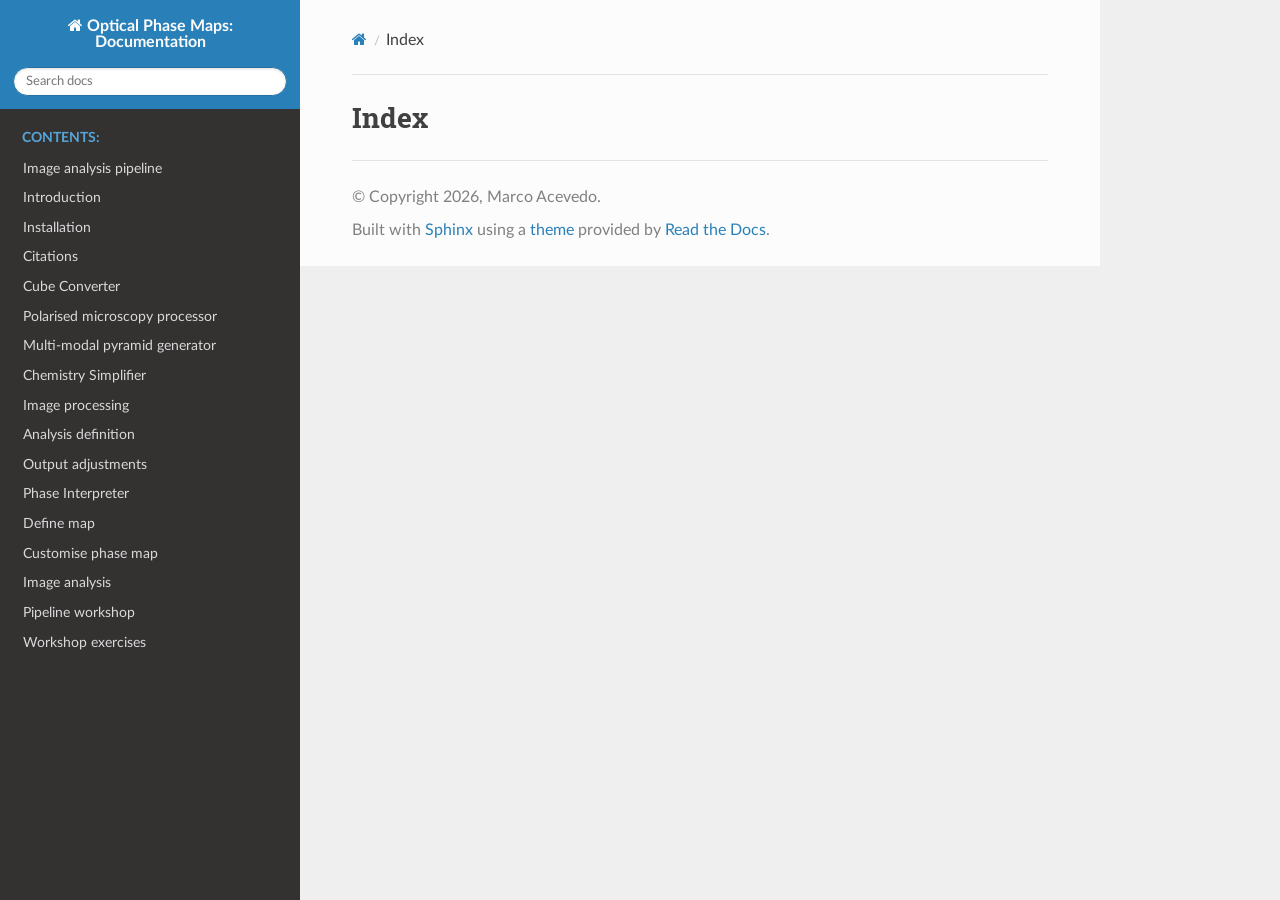
<file: docs/genindex.html>
<!DOCTYPE html>
<html class="writer-html5" lang="en" data-content_root="./">
<head>
  <meta charset="utf-8" />
  <meta name="viewport" content="width=device-width, initial-scale=1.0" />
  <title>Index &mdash; Optical Phase Maps: Documentation  documentation</title>
      <link rel="stylesheet" type="text/css" href="_static/pygments.css?v=b86133f3" />
      <link rel="stylesheet" type="text/css" href="_static/css/theme.css?v=9edc463e" />
      <link rel="stylesheet" type="text/css" href="_static/sphinx-design.min.css?v=95c83b7e" />

  
      <script src="_static/jquery.js?v=5d32c60e"></script>
      <script src="_static/_sphinx_javascript_frameworks_compat.js?v=2cd50e6c"></script>
      <script src="_static/documentation_options.js?v=5929fcd5"></script>
      <script src="_static/doctools.js?v=9a2dae69"></script>
      <script src="_static/sphinx_highlight.js?v=dc90522c"></script>
      <script src="_static/design-tabs.js?v=f930bc37"></script>
    <script src="_static/js/theme.js"></script>
    <link rel="index" title="Index" href="#" />
    <link rel="search" title="Search" href="search.html" /> 
</head>

<body class="wy-body-for-nav"> 
  <div class="wy-grid-for-nav">
    <nav data-toggle="wy-nav-shift" class="wy-nav-side">
      <div class="wy-side-scroll">
        <div class="wy-side-nav-search" >

          
          
          <a href="index.html" class="icon icon-home">
            Optical Phase Maps: Documentation
          </a>
<div role="search">
  <form id="rtd-search-form" class="wy-form" action="search.html" method="get">
    <input type="text" name="q" placeholder="Search docs" aria-label="Search docs" />
    <input type="hidden" name="check_keywords" value="yes" />
    <input type="hidden" name="area" value="default" />
  </form>
</div>
        </div><div class="wy-menu wy-menu-vertical" data-spy="affix" role="navigation" aria-label="Navigation menu">
              <p class="caption" role="heading"><span class="caption-text">Contents:</span></p>
<ul>
<li class="toctree-l1"><a class="reference internal" href="image_analysis_pipeline.html">Image analysis pipeline</a></li>
<li class="toctree-l1"><a class="reference internal" href="image_analysis_pipeline.html#introduction">Introduction</a></li>
<li class="toctree-l1"><a class="reference internal" href="image_analysis_pipeline.html#installation">Installation</a></li>
<li class="toctree-l1"><a class="reference internal" href="image_analysis_pipeline.html#citations">Citations</a></li>
<li class="toctree-l1"><a class="reference internal" href="cube_converter.html">Cube Converter</a></li>
<li class="toctree-l1"><a class="reference internal" href="cube_converter.html#polarised-microscopy-processor">Polarised microscopy processor</a></li>
<li class="toctree-l1"><a class="reference internal" href="cube_converter.html#multi-modal-pyramid-generator">Multi-modal pyramid generator</a></li>
<li class="toctree-l1"><a class="reference internal" href="chemistry_simplifier.html">Chemistry Simplifier</a></li>
<li class="toctree-l1"><a class="reference internal" href="chemistry_simplifier.html#image-processing">Image processing</a></li>
<li class="toctree-l1"><a class="reference internal" href="chemistry_simplifier.html#analysis-definition">Analysis definition</a></li>
<li class="toctree-l1"><a class="reference internal" href="chemistry_simplifier.html#output-adjustments">Output adjustments</a></li>
<li class="toctree-l1"><a class="reference internal" href="phase_interpreter.html">Phase Interpreter</a></li>
<li class="toctree-l1"><a class="reference internal" href="phase_interpreter.html#define-map">Define map</a></li>
<li class="toctree-l1"><a class="reference internal" href="phase_interpreter.html#customise-phase-map">Customise phase map</a></li>
<li class="toctree-l1"><a class="reference internal" href="phase_interpreter.html#image-analysis">Image analysis</a></li>
<li class="toctree-l1"><a class="reference internal" href="pipeline_workshop.html">Pipeline workshop</a></li>
<li class="toctree-l1"><a class="reference internal" href="pipeline_workshop.html#workshop-exercises">Workshop exercises</a></li>
</ul>

        </div>
      </div>
    </nav>

    <section data-toggle="wy-nav-shift" class="wy-nav-content-wrap"><nav class="wy-nav-top" aria-label="Mobile navigation menu" >
          <i data-toggle="wy-nav-top" class="fa fa-bars"></i>
          <a href="index.html">Optical Phase Maps: Documentation</a>
      </nav>

      <div class="wy-nav-content">
        <div class="rst-content">
          <div role="navigation" aria-label="Page navigation">
  <ul class="wy-breadcrumbs">
      <li><a href="index.html" class="icon icon-home" aria-label="Home"></a></li>
      <li class="breadcrumb-item active">Index</li>
      <li class="wy-breadcrumbs-aside">
      </li>
  </ul>
  <hr/>
</div>
          <div role="main" class="document" itemscope="itemscope" itemtype="http://schema.org/Article">
           <div itemprop="articleBody">
             

<h1 id="index">Index</h1>

<div class="genindex-jumpbox">
 
</div>


           </div>
          </div>
          <footer>

  <hr/>

  <div role="contentinfo">
    <p>&#169; Copyright 2026, Marco Acevedo.</p>
  </div>

  Built with <a href="https://www.sphinx-doc.org/">Sphinx</a> using a
    <a href="https://github.com/readthedocs/sphinx_rtd_theme">theme</a>
    provided by <a href="https://readthedocs.org">Read the Docs</a>.
   

</footer>
        </div>
      </div>
    </section>
  </div>
  <script>
      jQuery(function () {
          SphinxRtdTheme.Navigation.enable(true);
      });
  </script> 

</body>
</html>
</file>
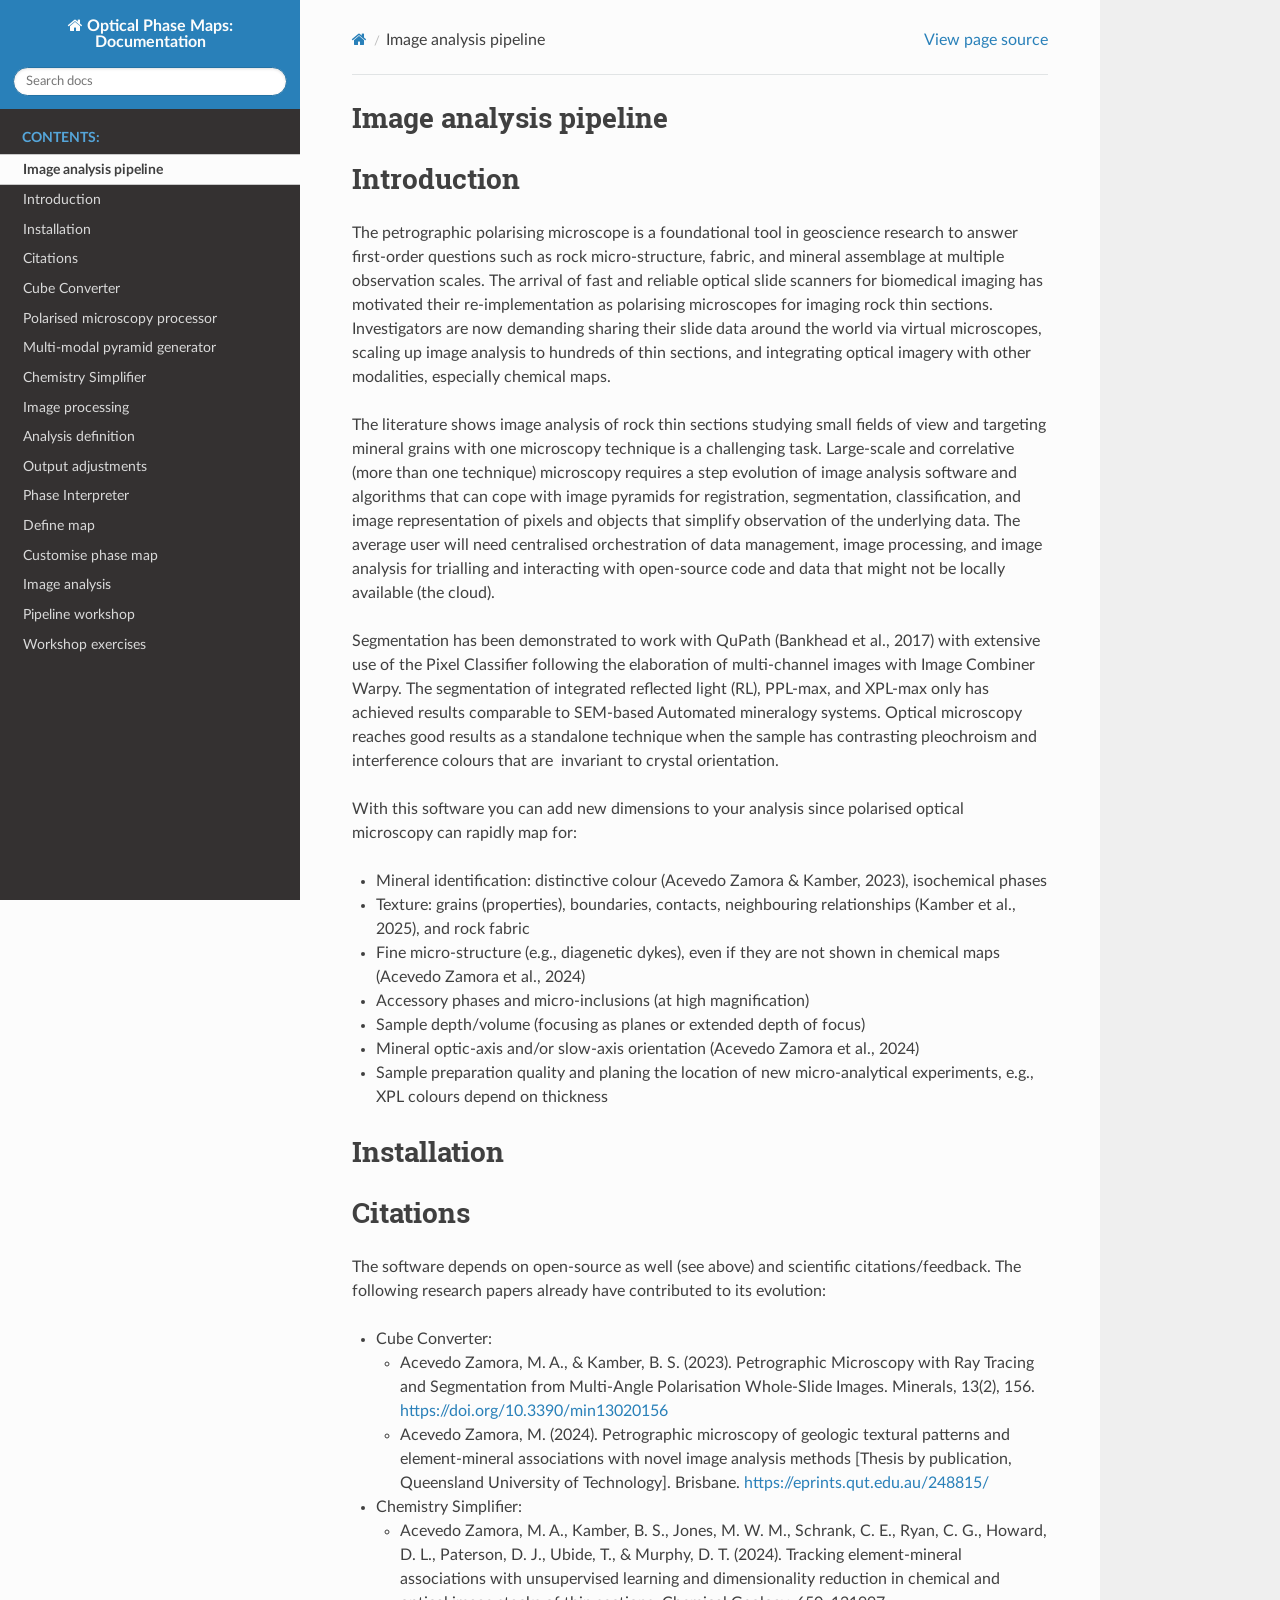
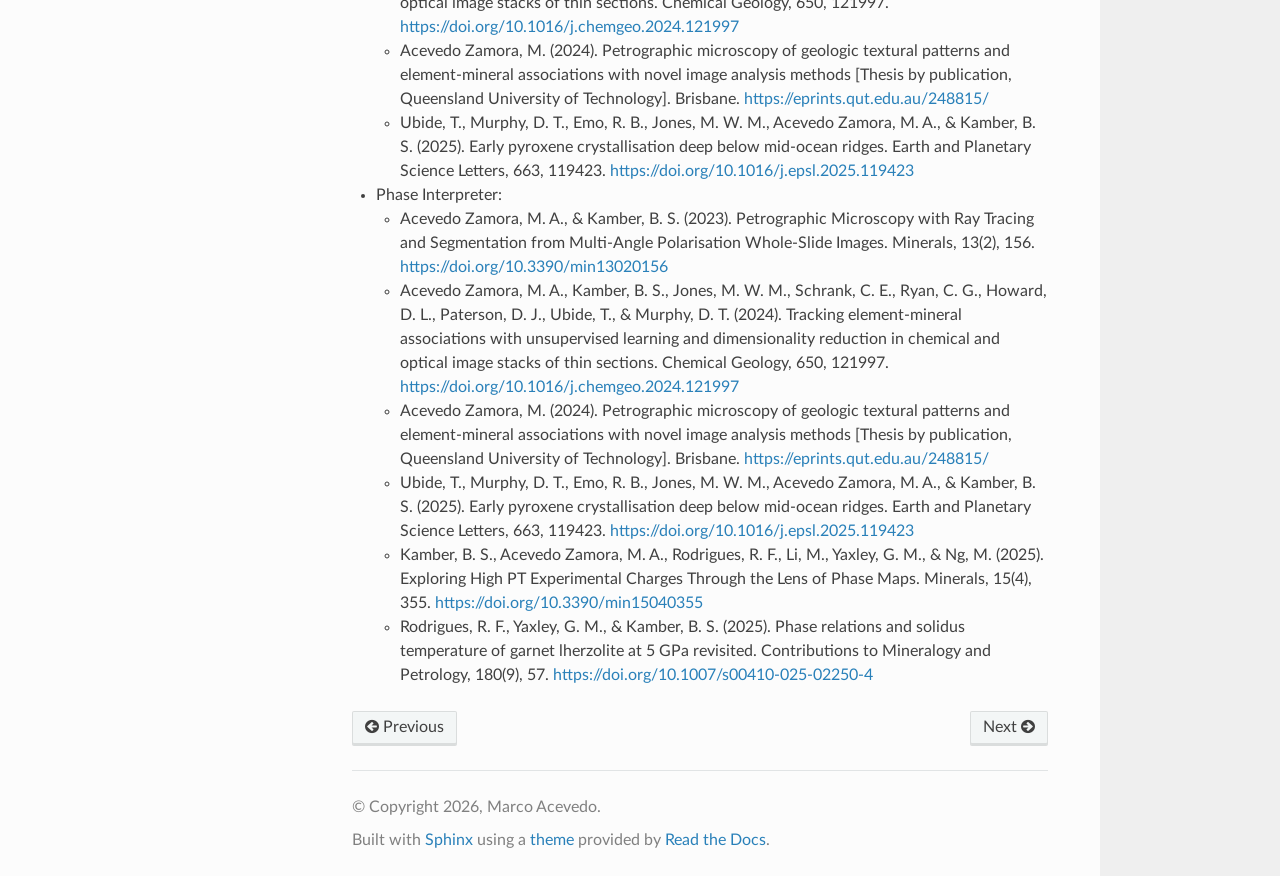
<file: docs/image_analysis_pipeline.html>
<!DOCTYPE html>
<html class="writer-html5" lang="en" data-content_root="./">
<head>
  <meta charset="utf-8" /><meta name="viewport" content="width=device-width, initial-scale=1" />

  <meta name="viewport" content="width=device-width, initial-scale=1.0" />
  <title>Image analysis pipeline &mdash; Optical Phase Maps: Documentation  documentation</title>
      <link rel="stylesheet" type="text/css" href="_static/pygments.css?v=b86133f3" />
      <link rel="stylesheet" type="text/css" href="_static/css/theme.css?v=9edc463e" />
      <link rel="stylesheet" type="text/css" href="_static/sphinx-design.min.css?v=95c83b7e" />

  
      <script src="_static/jquery.js?v=5d32c60e"></script>
      <script src="_static/_sphinx_javascript_frameworks_compat.js?v=2cd50e6c"></script>
      <script src="_static/documentation_options.js?v=5929fcd5"></script>
      <script src="_static/doctools.js?v=9a2dae69"></script>
      <script src="_static/sphinx_highlight.js?v=dc90522c"></script>
      <script src="_static/design-tabs.js?v=f930bc37"></script>
    <script src="_static/js/theme.js"></script>
    <link rel="index" title="Index" href="genindex.html" />
    <link rel="search" title="Search" href="search.html" />
    <link rel="next" title="Cube Converter" href="cube_converter.html" />
    <link rel="prev" title="Documentation Hub" href="index.html" /> 
</head>

<body class="wy-body-for-nav"> 
  <div class="wy-grid-for-nav">
    <nav data-toggle="wy-nav-shift" class="wy-nav-side">
      <div class="wy-side-scroll">
        <div class="wy-side-nav-search" >

          
          
          <a href="index.html" class="icon icon-home">
            Optical Phase Maps: Documentation
          </a>
<div role="search">
  <form id="rtd-search-form" class="wy-form" action="search.html" method="get">
    <input type="text" name="q" placeholder="Search docs" aria-label="Search docs" />
    <input type="hidden" name="check_keywords" value="yes" />
    <input type="hidden" name="area" value="default" />
  </form>
</div>
        </div><div class="wy-menu wy-menu-vertical" data-spy="affix" role="navigation" aria-label="Navigation menu">
              <p class="caption" role="heading"><span class="caption-text">Contents:</span></p>
<ul class="current">
<li class="toctree-l1 current"><a class="current reference internal" href="#">Image analysis pipeline</a></li>
<li class="toctree-l1"><a class="reference internal" href="#introduction">Introduction</a></li>
<li class="toctree-l1"><a class="reference internal" href="#installation">Installation</a></li>
<li class="toctree-l1"><a class="reference internal" href="#citations">Citations</a></li>
<li class="toctree-l1"><a class="reference internal" href="cube_converter.html">Cube Converter</a></li>
<li class="toctree-l1"><a class="reference internal" href="cube_converter.html#polarised-microscopy-processor">Polarised microscopy processor</a></li>
<li class="toctree-l1"><a class="reference internal" href="cube_converter.html#multi-modal-pyramid-generator">Multi-modal pyramid generator</a></li>
<li class="toctree-l1"><a class="reference internal" href="chemistry_simplifier.html">Chemistry Simplifier</a></li>
<li class="toctree-l1"><a class="reference internal" href="chemistry_simplifier.html#image-processing">Image processing</a></li>
<li class="toctree-l1"><a class="reference internal" href="chemistry_simplifier.html#analysis-definition">Analysis definition</a></li>
<li class="toctree-l1"><a class="reference internal" href="chemistry_simplifier.html#output-adjustments">Output adjustments</a></li>
<li class="toctree-l1"><a class="reference internal" href="phase_interpreter.html">Phase Interpreter</a></li>
<li class="toctree-l1"><a class="reference internal" href="phase_interpreter.html#define-map">Define map</a></li>
<li class="toctree-l1"><a class="reference internal" href="phase_interpreter.html#customise-phase-map">Customise phase map</a></li>
<li class="toctree-l1"><a class="reference internal" href="phase_interpreter.html#image-analysis">Image analysis</a></li>
<li class="toctree-l1"><a class="reference internal" href="pipeline_workshop.html">Pipeline workshop</a></li>
<li class="toctree-l1"><a class="reference internal" href="pipeline_workshop.html#workshop-exercises">Workshop exercises</a></li>
</ul>

        </div>
      </div>
    </nav>

    <section data-toggle="wy-nav-shift" class="wy-nav-content-wrap"><nav class="wy-nav-top" aria-label="Mobile navigation menu" >
          <i data-toggle="wy-nav-top" class="fa fa-bars"></i>
          <a href="index.html">Optical Phase Maps: Documentation</a>
      </nav>

      <div class="wy-nav-content">
        <div class="rst-content">
          <div role="navigation" aria-label="Page navigation">
  <ul class="wy-breadcrumbs">
      <li><a href="index.html" class="icon icon-home" aria-label="Home"></a></li>
      <li class="breadcrumb-item active">Image analysis pipeline</li>
      <li class="wy-breadcrumbs-aside">
            <a href="_sources/image_analysis_pipeline.rst.txt" rel="nofollow"> View page source</a>
      </li>
  </ul>
  <hr/>
</div>
          <div role="main" class="document" itemscope="itemscope" itemtype="http://schema.org/Article">
           <div itemprop="articleBody">
             
  <section id="image-analysis-pipeline">
<h1>Image analysis pipeline<a class="headerlink" href="#image-analysis-pipeline" title="Link to this heading"></a></h1>
</section>
<section id="introduction">
<h1>Introduction<a class="headerlink" href="#introduction" title="Link to this heading"></a></h1>
<p>The petrographic polarising microscope is a foundational tool in
geoscience research to answer first-order questions such as rock
micro-structure, fabric, and mineral assemblage at multiple observation
scales. The arrival of fast and reliable optical slide scanners for
biomedical imaging has motivated their re-implementation as polarising
microscopes for imaging rock thin sections. Investigators are now
demanding sharing their slide data around the world via virtual
microscopes, scaling up image analysis to hundreds of thin sections, and
integrating optical imagery with other modalities, especially chemical
maps.</p>
<p>The literature shows image analysis of rock thin sections studying small
fields of view and targeting mineral grains with one microscopy
technique is a challenging task. Large-scale and correlative (more than
one technique) microscopy requires a step evolution of image analysis
software and algorithms that can cope with image pyramids for
registration, segmentation, classification, and image representation of
pixels and objects that simplify observation of the underlying data. The
average user will need centralised orchestration of data management,
image processing, and image analysis for trialling and interacting with
open-source code and data that might not be locally available (the
cloud).</p>
<p>Segmentation has been demonstrated to work with QuPath (Bankhead et al.,
2017) with extensive use of the Pixel Classifier following the
elaboration of multi-channel images with Image Combiner Warpy. The
segmentation of integrated reflected light (RL), PPL-max, and XPL-max
only has achieved results comparable to SEM-based Automated mineralogy
systems. Optical microscopy reaches good results as a standalone
technique when the sample has contrasting pleochroism and interference
colours that are  invariant to crystal orientation.</p>
<p>With this software you can add new dimensions to your analysis since
polarised optical microscopy can rapidly map for:</p>
<ul class="simple">
<li><p>Mineral identification: distinctive colour (Acevedo Zamora &amp; Kamber,
2023), isochemical phases</p></li>
<li><p>Texture: grains (properties), boundaries, contacts, neighbouring
relationships (Kamber et al., 2025), and rock fabric</p></li>
<li><p>Fine micro-structure (e.g., diagenetic dykes), even if they are not
shown in chemical maps (Acevedo Zamora et al., 2024)</p></li>
<li><p>Accessory phases and micro-inclusions (at high magnification)</p></li>
<li><p>Sample depth/volume (focusing as planes or extended depth of focus)</p></li>
<li><p>Mineral optic-axis and/or slow-axis orientation (Acevedo Zamora et
al., 2024)</p></li>
<li><p>Sample preparation quality and planing the location of new
micro-analytical experiments, e.g., XPL colours depend on thickness</p></li>
</ul>
</section>
<section id="installation">
<h1>Installation<a class="headerlink" href="#installation" title="Link to this heading"></a></h1>
</section>
<section id="citations">
<h1>Citations<a class="headerlink" href="#citations" title="Link to this heading"></a></h1>
<p>The software depends on open-source as well (see above) and scientific
citations/feedback. The following research papers already have
contributed to its evolution:</p>
<ul class="simple">
<li><p>Cube Converter:</p>
<ul>
<li><p>Acevedo Zamora, M. A., &amp; Kamber, B. S. (2023). Petrographic
Microscopy with Ray Tracing and Segmentation from Multi-Angle
Polarisation Whole-Slide Images. Minerals, 13(2), 156.
<a class="reference external" href="https://doi.org/10.3390/min13020156">https://doi.org/10.3390/min13020156</a></p></li>
<li><p>Acevedo Zamora, M. (2024). Petrographic microscopy of geologic
textural patterns and element-mineral associations with novel image
analysis methods [Thesis by publication, Queensland University of
Technology]. Brisbane. <a class="reference external" href="https://eprints.qut.edu.au/248815/">https://eprints.qut.edu.au/248815/</a></p></li>
</ul>
</li>
<li><p>Chemistry Simplifier:</p>
<ul>
<li><p>Acevedo Zamora, M. A., Kamber, B. S., Jones, M. W. M., Schrank, C.
E., Ryan, C. G., Howard, D. L., Paterson, D. J., Ubide, T., &amp;
Murphy, D. T. (2024). Tracking element-mineral associations with
unsupervised learning and dimensionality reduction in chemical and
optical image stacks of thin sections. Chemical Geology, 650,
121997. <a class="reference external" href="https://doi.org/10.1016/j.chemgeo.2024.121997">https://doi.org/10.1016/j.chemgeo.2024.121997</a></p></li>
<li><p>Acevedo Zamora, M. (2024). Petrographic microscopy of geologic
textural patterns and element-mineral associations with novel image
analysis methods [Thesis by publication, Queensland University of
Technology]. Brisbane. <a class="reference external" href="https://eprints.qut.edu.au/248815/">https://eprints.qut.edu.au/248815/</a></p></li>
<li><p>Ubide, T., Murphy, D. T., Emo, R. B., Jones, M. W. M., Acevedo
Zamora, M. A., &amp; Kamber, B. S. (2025). Early pyroxene
crystallisation deep below mid-ocean ridges. Earth and Planetary
Science Letters, 663, 119423.
<a class="reference external" href="https://doi.org/10.1016/j.epsl.2025.119423">https://doi.org/10.1016/j.epsl.2025.119423</a></p></li>
</ul>
</li>
<li><p>Phase Interpreter:</p>
<ul>
<li><p>Acevedo Zamora, M. A., &amp; Kamber, B. S. (2023). Petrographic
Microscopy with Ray Tracing and Segmentation from Multi-Angle
Polarisation Whole-Slide Images. Minerals, 13(2), 156.
<a class="reference external" href="https://doi.org/10.3390/min13020156">https://doi.org/10.3390/min13020156</a></p></li>
<li><p>Acevedo Zamora, M. A., Kamber, B. S., Jones, M. W. M., Schrank, C.
E., Ryan, C. G., Howard, D. L., Paterson, D. J., Ubide, T., &amp;
Murphy, D. T. (2024). Tracking element-mineral associations with
unsupervised learning and dimensionality reduction in chemical and
optical image stacks of thin sections. Chemical Geology, 650,
121997. <a class="reference external" href="https://doi.org/10.1016/j.chemgeo.2024.121997">https://doi.org/10.1016/j.chemgeo.2024.121997</a></p></li>
<li><p>Acevedo Zamora, M. (2024). Petrographic microscopy of geologic
textural patterns and element-mineral associations with novel image
analysis methods [Thesis by publication, Queensland University of
Technology]. Brisbane. <a class="reference external" href="https://eprints.qut.edu.au/248815/">https://eprints.qut.edu.au/248815/</a></p></li>
<li><p>Ubide, T., Murphy, D. T., Emo, R. B., Jones, M. W. M., Acevedo
Zamora, M. A., &amp; Kamber, B. S. (2025). Early pyroxene
crystallisation deep below mid-ocean ridges. Earth and Planetary
Science Letters, 663, 119423.
<a class="reference external" href="https://doi.org/10.1016/j.epsl.2025.119423">https://doi.org/10.1016/j.epsl.2025.119423</a></p></li>
<li><p>Kamber, B. S., Acevedo Zamora, M. A., Rodrigues, R. F., Li, M.,
Yaxley, G. M., &amp; Ng, M. (2025). Exploring High PT Experimental
Charges Through the Lens of Phase Maps. Minerals, 15(4), 355.
<a class="reference external" href="https://doi.org/10.3390/min15040355">https://doi.org/10.3390/min15040355</a></p></li>
<li><p>Rodrigues, R. F., Yaxley, G. M., &amp; Kamber, B. S. (2025). Phase
relations and solidus temperature of garnet lherzolite at 5 GPa
revisited. Contributions to Mineralogy and Petrology, 180(9), 57.
<a class="reference external" href="https://doi.org/10.1007/s00410-025-02250-4">https://doi.org/10.1007/s00410-025-02250-4</a></p></li>
</ul>
</li>
</ul>
</section>


           </div>
          </div>
          <footer><div class="rst-footer-buttons" role="navigation" aria-label="Footer">
        <a href="index.html" class="btn btn-neutral float-left" title="Documentation Hub" accesskey="p" rel="prev"><span class="fa fa-arrow-circle-left" aria-hidden="true"></span> Previous</a>
        <a href="cube_converter.html" class="btn btn-neutral float-right" title="Cube Converter" accesskey="n" rel="next">Next <span class="fa fa-arrow-circle-right" aria-hidden="true"></span></a>
    </div>

  <hr/>

  <div role="contentinfo">
    <p>&#169; Copyright 2026, Marco Acevedo.</p>
  </div>

  Built with <a href="https://www.sphinx-doc.org/">Sphinx</a> using a
    <a href="https://github.com/readthedocs/sphinx_rtd_theme">theme</a>
    provided by <a href="https://readthedocs.org">Read the Docs</a>.
   

</footer>
        </div>
      </div>
    </section>
  </div>
  <script>
      jQuery(function () {
          SphinxRtdTheme.Navigation.enable(true);
      });
  </script> 

</body>
</html>
</file>
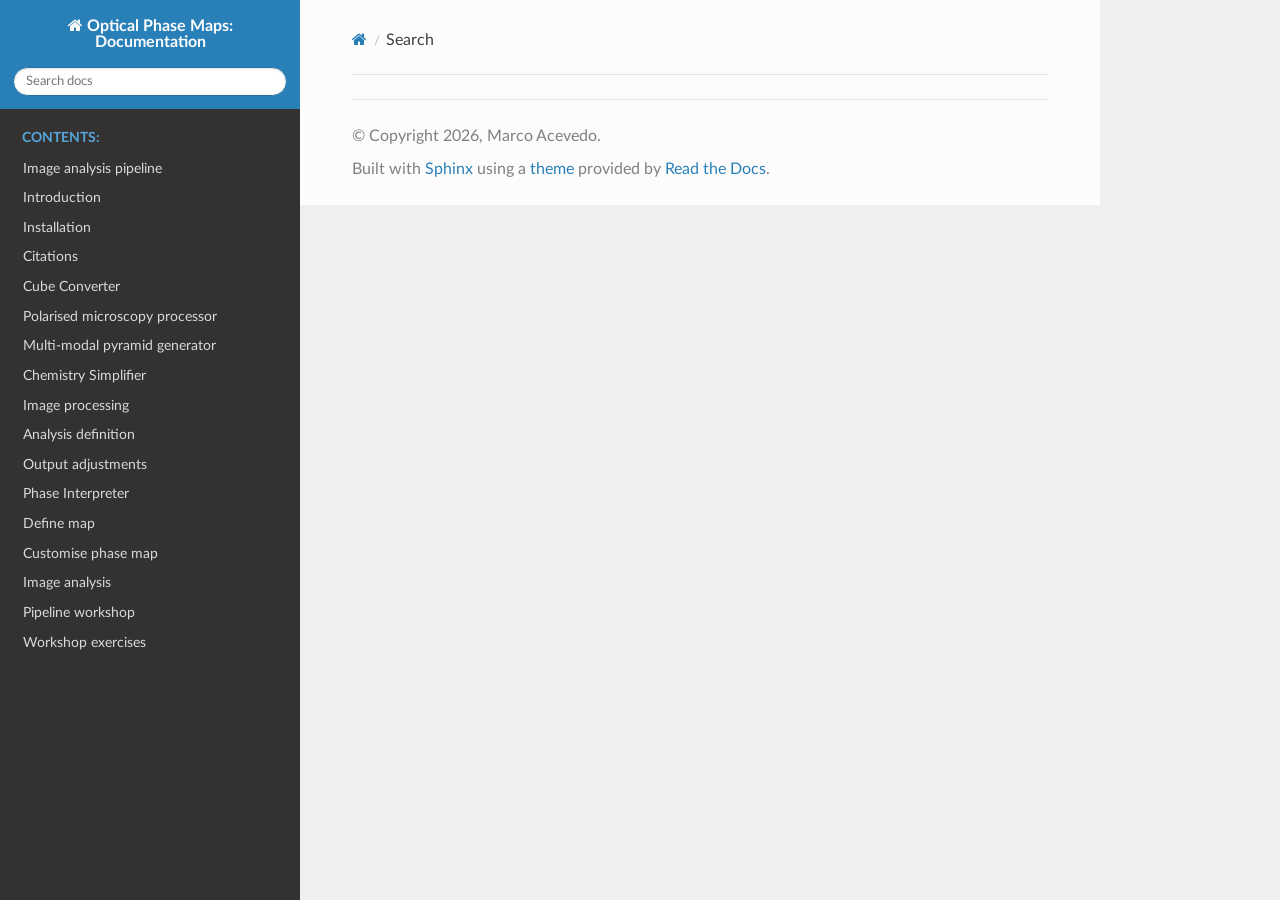
<file: docs/search.html>
<!DOCTYPE html>
<html class="writer-html5" lang="en" data-content_root="./">
<head>
  <meta charset="utf-8" />
  <meta name="viewport" content="width=device-width, initial-scale=1.0" />
  <title>Search &mdash; Optical Phase Maps: Documentation  documentation</title>
      <link rel="stylesheet" type="text/css" href="_static/pygments.css?v=b86133f3" />
      <link rel="stylesheet" type="text/css" href="_static/css/theme.css?v=9edc463e" />
      <link rel="stylesheet" type="text/css" href="_static/sphinx-design.min.css?v=95c83b7e" />

  
    
      <script src="_static/jquery.js?v=5d32c60e"></script>
      <script src="_static/_sphinx_javascript_frameworks_compat.js?v=2cd50e6c"></script>
      <script src="_static/documentation_options.js?v=5929fcd5"></script>
      <script src="_static/doctools.js?v=9a2dae69"></script>
      <script src="_static/sphinx_highlight.js?v=dc90522c"></script>
      <script src="_static/design-tabs.js?v=f930bc37"></script>
    <script src="_static/js/theme.js"></script>
    <script src="_static/searchtools.js"></script>
    <script src="_static/language_data.js"></script>
    <link rel="index" title="Index" href="genindex.html" />
    <link rel="search" title="Search" href="#" /> 
</head>

<body class="wy-body-for-nav"> 
  <div class="wy-grid-for-nav">
    <nav data-toggle="wy-nav-shift" class="wy-nav-side">
      <div class="wy-side-scroll">
        <div class="wy-side-nav-search" >

          
          
          <a href="index.html" class="icon icon-home">
            Optical Phase Maps: Documentation
          </a>
<div role="search">
  <form id="rtd-search-form" class="wy-form" action="#" method="get">
    <input type="text" name="q" placeholder="Search docs" aria-label="Search docs" />
    <input type="hidden" name="check_keywords" value="yes" />
    <input type="hidden" name="area" value="default" />
  </form>
</div>
        </div><div class="wy-menu wy-menu-vertical" data-spy="affix" role="navigation" aria-label="Navigation menu">
              <p class="caption" role="heading"><span class="caption-text">Contents:</span></p>
<ul>
<li class="toctree-l1"><a class="reference internal" href="image_analysis_pipeline.html">Image analysis pipeline</a></li>
<li class="toctree-l1"><a class="reference internal" href="image_analysis_pipeline.html#introduction">Introduction</a></li>
<li class="toctree-l1"><a class="reference internal" href="image_analysis_pipeline.html#installation">Installation</a></li>
<li class="toctree-l1"><a class="reference internal" href="image_analysis_pipeline.html#citations">Citations</a></li>
<li class="toctree-l1"><a class="reference internal" href="cube_converter.html">Cube Converter</a></li>
<li class="toctree-l1"><a class="reference internal" href="cube_converter.html#polarised-microscopy-processor">Polarised microscopy processor</a></li>
<li class="toctree-l1"><a class="reference internal" href="cube_converter.html#multi-modal-pyramid-generator">Multi-modal pyramid generator</a></li>
<li class="toctree-l1"><a class="reference internal" href="chemistry_simplifier.html">Chemistry Simplifier</a></li>
<li class="toctree-l1"><a class="reference internal" href="chemistry_simplifier.html#image-processing">Image processing</a></li>
<li class="toctree-l1"><a class="reference internal" href="chemistry_simplifier.html#analysis-definition">Analysis definition</a></li>
<li class="toctree-l1"><a class="reference internal" href="chemistry_simplifier.html#output-adjustments">Output adjustments</a></li>
<li class="toctree-l1"><a class="reference internal" href="phase_interpreter.html">Phase Interpreter</a></li>
<li class="toctree-l1"><a class="reference internal" href="phase_interpreter.html#define-map">Define map</a></li>
<li class="toctree-l1"><a class="reference internal" href="phase_interpreter.html#customise-phase-map">Customise phase map</a></li>
<li class="toctree-l1"><a class="reference internal" href="phase_interpreter.html#image-analysis">Image analysis</a></li>
<li class="toctree-l1"><a class="reference internal" href="pipeline_workshop.html">Pipeline workshop</a></li>
<li class="toctree-l1"><a class="reference internal" href="pipeline_workshop.html#workshop-exercises">Workshop exercises</a></li>
</ul>

        </div>
      </div>
    </nav>

    <section data-toggle="wy-nav-shift" class="wy-nav-content-wrap"><nav class="wy-nav-top" aria-label="Mobile navigation menu" >
          <i data-toggle="wy-nav-top" class="fa fa-bars"></i>
          <a href="index.html">Optical Phase Maps: Documentation</a>
      </nav>

      <div class="wy-nav-content">
        <div class="rst-content">
          <div role="navigation" aria-label="Page navigation">
  <ul class="wy-breadcrumbs">
      <li><a href="index.html" class="icon icon-home" aria-label="Home"></a></li>
      <li class="breadcrumb-item active">Search</li>
      <li class="wy-breadcrumbs-aside">
      </li>
  </ul>
  <hr/>
</div>
          <div role="main" class="document" itemscope="itemscope" itemtype="http://schema.org/Article">
           <div itemprop="articleBody">
             
  <noscript>
  <div id="fallback" class="admonition warning">
    <p class="last">
      Please activate JavaScript to enable the search functionality.
    </p>
  </div>
  </noscript>

  
  <div id="search-results">
  
  </div>

           </div>
          </div>
          <footer>

  <hr/>

  <div role="contentinfo">
    <p>&#169; Copyright 2026, Marco Acevedo.</p>
  </div>

  Built with <a href="https://www.sphinx-doc.org/">Sphinx</a> using a
    <a href="https://github.com/readthedocs/sphinx_rtd_theme">theme</a>
    provided by <a href="https://readthedocs.org">Read the Docs</a>.
   

</footer>
        </div>
      </div>
    </section>
  </div>
  <script>
      jQuery(function () {
          SphinxRtdTheme.Navigation.enable(true);
      });
  </script>
  <script>
    jQuery(function() { Search.loadIndex("searchindex.js"); });
  </script>
  
  <script id="searchindexloader"></script>
   


</body>
</html>
</file>
<file: docs/_static/pygments.css>
pre { line-height: 125%; }
td.linenos .normal { color: inherit; background-color: transparent; padding-left: 5px; padding-right: 5px; }
span.linenos { color: inherit; background-color: transparent; padding-left: 5px; padding-right: 5px; }
td.linenos .special { color: #000000; background-color: #ffffc0; padding-left: 5px; padding-right: 5px; }
span.linenos.special { color: #000000; background-color: #ffffc0; padding-left: 5px; padding-right: 5px; }
.highlight .hll { background-color: #ffffcc }
.highlight { background: #f8f8f8; }
.highlight .c { color: #3D7B7B; font-style: italic } /* Comment */
.highlight .err { border: 1px solid #F00 } /* Error */
.highlight .k { color: #008000; font-weight: bold } /* Keyword */
.highlight .o { color: #666 } /* Operator */
.highlight .ch { color: #3D7B7B; font-style: italic } /* Comment.Hashbang */
.highlight .cm { color: #3D7B7B; font-style: italic } /* Comment.Multiline */
.highlight .cp { color: #9C6500 } /* Comment.Preproc */
.highlight .cpf { color: #3D7B7B; font-style: italic } /* Comment.PreprocFile */
.highlight .c1 { color: #3D7B7B; font-style: italic } /* Comment.Single */
.highlight .cs { color: #3D7B7B; font-style: italic } /* Comment.Special */
.highlight .gd { color: #A00000 } /* Generic.Deleted */
.highlight .ge { font-style: italic } /* Generic.Emph */
.highlight .ges { font-weight: bold; font-style: italic } /* Generic.EmphStrong */
.highlight .gr { color: #E40000 } /* Generic.Error */
.highlight .gh { color: #000080; font-weight: bold } /* Generic.Heading */
.highlight .gi { color: #008400 } /* Generic.Inserted */
.highlight .go { color: #717171 } /* Generic.Output */
.highlight .gp { color: #000080; font-weight: bold } /* Generic.Prompt */
.highlight .gs { font-weight: bold } /* Generic.Strong */
.highlight .gu { color: #800080; font-weight: bold } /* Generic.Subheading */
.highlight .gt { color: #04D } /* Generic.Traceback */
.highlight .kc { color: #008000; font-weight: bold } /* Keyword.Constant */
.highlight .kd { color: #008000; font-weight: bold } /* Keyword.Declaration */
.highlight .kn { color: #008000; font-weight: bold } /* Keyword.Namespace */
.highlight .kp { color: #008000 } /* Keyword.Pseudo */
.highlight .kr { color: #008000; font-weight: bold } /* Keyword.Reserved */
.highlight .kt { color: #B00040 } /* Keyword.Type */
.highlight .m { color: #666 } /* Literal.Number */
.highlight .s { color: #BA2121 } /* Literal.String */
.highlight .na { color: #687822 } /* Name.Attribute */
.highlight .nb { color: #008000 } /* Name.Builtin */
.highlight .nc { color: #00F; font-weight: bold } /* Name.Class */
.highlight .no { color: #800 } /* Name.Constant */
.highlight .nd { color: #A2F } /* Name.Decorator */
.highlight .ni { color: #717171; font-weight: bold } /* Name.Entity */
.highlight .ne { color: #CB3F38; font-weight: bold } /* Name.Exception */
.highlight .nf { color: #00F } /* Name.Function */
.highlight .nl { color: #767600 } /* Name.Label */
.highlight .nn { color: #00F; font-weight: bold } /* Name.Namespace */
.highlight .nt { color: #008000; font-weight: bold } /* Name.Tag */
.highlight .nv { color: #19177C } /* Name.Variable */
.highlight .ow { color: #A2F; font-weight: bold } /* Operator.Word */
.highlight .w { color: #BBB } /* Text.Whitespace */
.highlight .mb { color: #666 } /* Literal.Number.Bin */
.highlight .mf { color: #666 } /* Literal.Number.Float */
.highlight .mh { color: #666 } /* Literal.Number.Hex */
.highlight .mi { color: #666 } /* Literal.Number.Integer */
.highlight .mo { color: #666 } /* Literal.Number.Oct */
.highlight .sa { color: #BA2121 } /* Literal.String.Affix */
.highlight .sb { color: #BA2121 } /* Literal.String.Backtick */
.highlight .sc { color: #BA2121 } /* Literal.String.Char */
.highlight .dl { color: #BA2121 } /* Literal.String.Delimiter */
.highlight .sd { color: #BA2121; font-style: italic } /* Literal.String.Doc */
.highlight .s2 { color: #BA2121 } /* Literal.String.Double */
.highlight .se { color: #AA5D1F; font-weight: bold } /* Literal.String.Escape */
.highlight .sh { color: #BA2121 } /* Literal.String.Heredoc */
.highlight .si { color: #A45A77; font-weight: bold } /* Literal.String.Interpol */
.highlight .sx { color: #008000 } /* Literal.String.Other */
.highlight .sr { color: #A45A77 } /* Literal.String.Regex */
.highlight .s1 { color: #BA2121 } /* Literal.String.Single */
.highlight .ss { color: #19177C } /* Literal.String.Symbol */
.highlight .bp { color: #008000 } /* Name.Builtin.Pseudo */
.highlight .fm { color: #00F } /* Name.Function.Magic */
.highlight .vc { color: #19177C } /* Name.Variable.Class */
.highlight .vg { color: #19177C } /* Name.Variable.Global */
.highlight .vi { color: #19177C } /* Name.Variable.Instance */
.highlight .vm { color: #19177C } /* Name.Variable.Magic */
.highlight .il { color: #666 } /* Literal.Number.Integer.Long */
</file>
<file: docs/_static/css/theme.css>
html{box-sizing:border-box}*,:after,:before{box-sizing:inherit}article,aside,details,figcaption,figure,footer,header,hgroup,nav,section{display:block}audio,canvas,video{display:inline-block;*display:inline;*zoom:1}[hidden],audio:not([controls]){display:none}*{-webkit-box-sizing:border-box;-moz-box-sizing:border-box;box-sizing:border-box}html{font-size:100%;-webkit-text-size-adjust:100%;-ms-text-size-adjust:100%}body{margin:0}a:active,a:hover{outline:0}abbr[title]{border-bottom:1px dotted}b,strong{font-weight:700}blockquote{margin:0}dfn{font-style:italic}ins{background:#ff9;text-decoration:none}ins,mark{color:#000}mark{background:#ff0;font-style:italic;font-weight:700}.rst-content code,.rst-content tt,code,kbd,pre,samp{font-family:monospace,serif;_font-family:courier new,monospace;font-size:1em}pre{white-space:pre}q{quotes:none}q:after,q:before{content:"";content:none}small{font-size:85%}sub,sup{font-size:75%;line-height:0;position:relative;vertical-align:baseline}sup{top:-.5em}sub{bottom:-.25em}dl,ol,ul{margin:0;padding:0;list-style:none;list-style-image:none}li{list-style:none}dd{margin:0}img{border:0;-ms-interpolation-mode:bicubic;vertical-align:middle;max-width:100%}svg:not(:root){overflow:hidden}figure,form{margin:0}label{cursor:pointer}button,input,select,textarea{font-size:100%;margin:0;vertical-align:baseline;*vertical-align:middle}button,input{line-height:normal}button,input[type=button],input[type=reset],input[type=submit]{cursor:pointer;-webkit-appearance:button;*overflow:visible}button[disabled],input[disabled]{cursor:default}input[type=search]{-webkit-appearance:textfield;-moz-box-sizing:content-box;-webkit-box-sizing:content-box;box-sizing:content-box}textarea{resize:vertical}table{border-collapse:collapse;border-spacing:0}td{vertical-align:top}.chromeframe{margin:.2em 0;background:#ccc;color:#000;padding:.2em 0}.ir{display:block;border:0;text-indent:-999em;overflow:hidden;background-color:transparent;background-repeat:no-repeat;text-align:left;direction:ltr;*line-height:0}.ir br{display:none}.hidden{display:none!important;visibility:hidden}.visuallyhidden{border:0;clip:rect(0 0 0 0);height:1px;margin:-1px;overflow:hidden;padding:0;position:absolute;width:1px}.visuallyhidden.focusable:active,.visuallyhidden.focusable:focus{clip:auto;height:auto;margin:0;overflow:visible;position:static;width:auto}.invisible{visibility:hidden}.relative{position:relative}big,small{font-size:100%}@media print{body,html,section{background:none!important}*{box-shadow:none!important;text-shadow:none!important;filter:none!important;-ms-filter:none!important}a,a:visited{text-decoration:underline}.ir a:after,a[href^="#"]:after,a[href^="javascript:"]:after{content:""}blockquote,pre{page-break-inside:avoid}thead{display:table-header-group}img,tr{page-break-inside:avoid}img{max-width:100%!important}@page{margin:.5cm}.rst-content .toctree-wrapper>p.caption,h2,h3,p{orphans:3;widows:3}.rst-content .toctree-wrapper>p.caption,h2,h3{page-break-after:avoid}}.btn,.fa:before,.icon:before,.rst-content .admonition,.rst-content .admonition-title:before,.rst-content .admonition-todo,.rst-content .attention,.rst-content .caution,.rst-content .code-block-caption .headerlink:before,.rst-content .danger,.rst-content .eqno .headerlink:before,.rst-content .error,.rst-content .hint,.rst-content .important,.rst-content .note,.rst-content .seealso,.rst-content .tip,.rst-content .warning,.rst-content code.download span:first-child:before,.rst-content dl dt .headerlink:before,.rst-content h1 .headerlink:before,.rst-content h2 .headerlink:before,.rst-content h3 .headerlink:before,.rst-content h4 .headerlink:before,.rst-content h5 .headerlink:before,.rst-content h6 .headerlink:before,.rst-content p.caption .headerlink:before,.rst-content p .headerlink:before,.rst-content table>caption .headerlink:before,.rst-content tt.download span:first-child:before,.wy-alert,.wy-dropdown .caret:before,.wy-inline-validate.wy-inline-validate-danger .wy-input-context:before,.wy-inline-validate.wy-inline-validate-info .wy-input-context:before,.wy-inline-validate.wy-inline-validate-success .wy-input-context:before,.wy-inline-validate.wy-inline-validate-warning .wy-input-context:before,.wy-menu-vertical li.current>a button.toctree-expand:before,.wy-menu-vertical li.on a button.toctree-expand:before,.wy-menu-vertical li button.toctree-expand:before,input[type=color],input[type=date],input[type=datetime-local],input[type=datetime],input[type=email],input[type=month],input[type=number],input[type=password],input[type=search],input[type=tel],input[type=text],input[type=time],input[type=url],input[type=week],select,textarea{-webkit-font-smoothing:antialiased}.clearfix{*zoom:1}.clearfix:after,.clearfix:before{display:table;content:""}.clearfix:after{clear:both}/*!
 *  Font Awesome 4.7.0 by @davegandy - http://fontawesome.io - @fontawesome
 *  License - http://fontawesome.io/license (Font: SIL OFL 1.1, CSS: MIT License)
 */@font-face{font-family:FontAwesome;src:url(fonts/fontawesome-webfont.eot?674f50d287a8c48dc19ba404d20fe713);src:url(fonts/fontawesome-webfont.eot?674f50d287a8c48dc19ba404d20fe713?#iefix&v=4.7.0) format("embedded-opentype"),url(fonts/fontawesome-webfont.woff2?af7ae505a9eed503f8b8e6982036873e) format("woff2"),url(fonts/fontawesome-webfont.woff?fee66e712a8a08eef5805a46892932ad) format("woff"),url(fonts/fontawesome-webfont.ttf?b06871f281fee6b241d60582ae9369b9) format("truetype"),url(fonts/fontawesome-webfont.svg?912ec66d7572ff821749319396470bde#fontawesomeregular) format("svg");font-weight:400;font-style:normal}.fa,.icon,.rst-content .admonition-title,.rst-content .code-block-caption .headerlink,.rst-content .eqno .headerlink,.rst-content code.download span:first-child,.rst-content dl dt .headerlink,.rst-content h1 .headerlink,.rst-content h2 .headerlink,.rst-content h3 .headerlink,.rst-content h4 .headerlink,.rst-content h5 .headerlink,.rst-content h6 .headerlink,.rst-content p.caption .headerlink,.rst-content p .headerlink,.rst-content table>caption .headerlink,.rst-content tt.download span:first-child,.wy-menu-vertical li.current>a button.toctree-expand,.wy-menu-vertical li.on a button.toctree-expand,.wy-menu-vertical li button.toctree-expand{display:inline-block;font:normal normal normal 14px/1 FontAwesome;font-size:inherit;text-rendering:auto;-webkit-font-smoothing:antialiased;-moz-osx-font-smoothing:grayscale}.fa-lg{font-size:1.33333em;line-height:.75em;vertical-align:-15%}.fa-2x{font-size:2em}.fa-3x{font-size:3em}.fa-4x{font-size:4em}.fa-5x{font-size:5em}.fa-fw{width:1.28571em;text-align:center}.fa-ul{padding-left:0;margin-left:2.14286em;list-style-type:none}.fa-ul>li{position:relative}.fa-li{position:absolute;left:-2.14286em;width:2.14286em;top:.14286em;text-align:center}.fa-li.fa-lg{left:-1.85714em}.fa-border{padding:.2em .25em .15em;border:.08em solid #eee;border-radius:.1em}.fa-pull-left{float:left}.fa-pull-right{float:right}.fa-pull-left.icon,.fa.fa-pull-left,.rst-content .code-block-caption .fa-pull-left.headerlink,.rst-content .eqno .fa-pull-left.headerlink,.rst-content .fa-pull-left.admonition-title,.rst-content code.download span.fa-pull-left:first-child,.rst-content dl dt .fa-pull-left.headerlink,.rst-content h1 .fa-pull-left.headerlink,.rst-content h2 .fa-pull-left.headerlink,.rst-content h3 .fa-pull-left.headerlink,.rst-content h4 .fa-pull-left.headerlink,.rst-content h5 .fa-pull-left.headerlink,.rst-content h6 .fa-pull-left.headerlink,.rst-content p .fa-pull-left.headerlink,.rst-content table>caption .fa-pull-left.headerlink,.rst-content tt.download span.fa-pull-left:first-child,.wy-menu-vertical li.current>a button.fa-pull-left.toctree-expand,.wy-menu-vertical li.on a button.fa-pull-left.toctree-expand,.wy-menu-vertical li button.fa-pull-left.toctree-expand{margin-right:.3em}.fa-pull-right.icon,.fa.fa-pull-right,.rst-content .code-block-caption .fa-pull-right.headerlink,.rst-content .eqno .fa-pull-right.headerlink,.rst-content .fa-pull-right.admonition-title,.rst-content code.download span.fa-pull-right:first-child,.rst-content dl dt .fa-pull-right.headerlink,.rst-content h1 .fa-pull-right.headerlink,.rst-content h2 .fa-pull-right.headerlink,.rst-content h3 .fa-pull-right.headerlink,.rst-content h4 .fa-pull-right.headerlink,.rst-content h5 .fa-pull-right.headerlink,.rst-content h6 .fa-pull-right.headerlink,.rst-content p .fa-pull-right.headerlink,.rst-content table>caption .fa-pull-right.headerlink,.rst-content tt.download span.fa-pull-right:first-child,.wy-menu-vertical li.current>a button.fa-pull-right.toctree-expand,.wy-menu-vertical li.on a button.fa-pull-right.toctree-expand,.wy-menu-vertical li button.fa-pull-right.toctree-expand{margin-left:.3em}.pull-right{float:right}.pull-left{float:left}.fa.pull-left,.pull-left.icon,.rst-content .code-block-caption .pull-left.headerlink,.rst-content .eqno .pull-left.headerlink,.rst-content .pull-left.admonition-title,.rst-content code.download span.pull-left:first-child,.rst-content dl dt .pull-left.headerlink,.rst-content h1 .pull-left.headerlink,.rst-content h2 .pull-left.headerlink,.rst-content h3 .pull-left.headerlink,.rst-content h4 .pull-left.headerlink,.rst-content h5 .pull-left.headerlink,.rst-content h6 .pull-left.headerlink,.rst-content p .pull-left.headerlink,.rst-content table>caption .pull-left.headerlink,.rst-content tt.download span.pull-left:first-child,.wy-menu-vertical li.current>a button.pull-left.toctree-expand,.wy-menu-vertical li.on a button.pull-left.toctree-expand,.wy-menu-vertical li button.pull-left.toctree-expand{margin-right:.3em}.fa.pull-right,.pull-right.icon,.rst-content .code-block-caption .pull-right.headerlink,.rst-content .eqno .pull-right.headerlink,.rst-content .pull-right.admonition-title,.rst-content code.download span.pull-right:first-child,.rst-content dl dt .pull-right.headerlink,.rst-content h1 .pull-right.headerlink,.rst-content h2 .pull-right.headerlink,.rst-content h3 .pull-right.headerlink,.rst-content h4 .pull-right.headerlink,.rst-content h5 .pull-right.headerlink,.rst-content h6 .pull-right.headerlink,.rst-content p .pull-right.headerlink,.rst-content table>caption .pull-right.headerlink,.rst-content tt.download span.pull-right:first-child,.wy-menu-vertical li.current>a button.pull-right.toctree-expand,.wy-menu-vertical li.on a button.pull-right.toctree-expand,.wy-menu-vertical li button.pull-right.toctree-expand{margin-left:.3em}.fa-spin{-webkit-animation:fa-spin 2s linear infinite;animation:fa-spin 2s linear infinite}.fa-pulse{-webkit-animation:fa-spin 1s steps(8) infinite;animation:fa-spin 1s steps(8) infinite}@-webkit-keyframes fa-spin{0%{-webkit-transform:rotate(0deg);transform:rotate(0deg)}to{-webkit-transform:rotate(359deg);transform:rotate(359deg)}}@keyframes fa-spin{0%{-webkit-transform:rotate(0deg);transform:rotate(0deg)}to{-webkit-transform:rotate(359deg);transform:rotate(359deg)}}.fa-rotate-90{-ms-filter:"progid:DXImageTransform.Microsoft.BasicImage(rotation=1)";-webkit-transform:rotate(90deg);-ms-transform:rotate(90deg);transform:rotate(90deg)}.fa-rotate-180{-ms-filter:"progid:DXImageTransform.Microsoft.BasicImage(rotation=2)";-webkit-transform:rotate(180deg);-ms-transform:rotate(180deg);transform:rotate(180deg)}.fa-rotate-270{-ms-filter:"progid:DXImageTransform.Microsoft.BasicImage(rotation=3)";-webkit-transform:rotate(270deg);-ms-transform:rotate(270deg);transform:rotate(270deg)}.fa-flip-horizontal{-ms-filter:"progid:DXImageTransform.Microsoft.BasicImage(rotation=0, mirror=1)";-webkit-transform:scaleX(-1);-ms-transform:scaleX(-1);transform:scaleX(-1)}.fa-flip-vertical{-ms-filter:"progid:DXImageTransform.Microsoft.BasicImage(rotation=2, mirror=1)";-webkit-transform:scaleY(-1);-ms-transform:scaleY(-1);transform:scaleY(-1)}:root .fa-flip-horizontal,:root .fa-flip-vertical,:root .fa-rotate-90,:root .fa-rotate-180,:root .fa-rotate-270{filter:none}.fa-stack{position:relative;display:inline-block;width:2em;height:2em;line-height:2em;vertical-align:middle}.fa-stack-1x,.fa-stack-2x{position:absolute;left:0;width:100%;text-align:center}.fa-stack-1x{line-height:inherit}.fa-stack-2x{font-size:2em}.fa-inverse{color:#fff}.fa-glass:before{content:""}.fa-music:before{content:""}.fa-search:before,.icon-search:before{content:""}.fa-envelope-o:before{content:""}.fa-heart:before{content:""}.fa-star:before{content:""}.fa-star-o:before{content:""}.fa-user:before{content:""}.fa-film:before{content:""}.fa-th-large:before{content:""}.fa-th:before{content:""}.fa-th-list:before{content:""}.fa-check:before{content:""}.fa-close:before,.fa-remove:before,.fa-times:before{content:""}.fa-search-plus:before{content:""}.fa-search-minus:before{content:""}.fa-power-off:before{content:""}.fa-signal:before{content:""}.fa-cog:before,.fa-gear:before{content:""}.fa-trash-o:before{content:""}.fa-home:before,.icon-home:before{content:""}.fa-file-o:before{content:""}.fa-clock-o:before{content:""}.fa-road:before{content:""}.fa-download:before,.rst-content code.download span:first-child:before,.rst-content tt.download span:first-child:before{content:""}.fa-arrow-circle-o-down:before{content:""}.fa-arrow-circle-o-up:before{content:""}.fa-inbox:before{content:""}.fa-play-circle-o:before{content:""}.fa-repeat:before,.fa-rotate-right:before{content:""}.fa-refresh:before{content:""}.fa-list-alt:before{content:""}.fa-lock:before{content:""}.fa-flag:before{content:""}.fa-headphones:before{content:""}.fa-volume-off:before{content:""}.fa-volume-down:before{content:""}.fa-volume-up:before{content:""}.fa-qrcode:before{content:""}.fa-barcode:before{content:""}.fa-tag:before{content:""}.fa-tags:before{content:""}.fa-book:before,.icon-book:before{content:""}.fa-bookmark:before{content:""}.fa-print:before{content:""}.fa-camera:before{content:""}.fa-font:before{content:""}.fa-bold:before{content:""}.fa-italic:before{content:""}.fa-text-height:before{content:""}.fa-text-width:before{content:""}.fa-align-left:before{content:""}.fa-align-center:before{content:""}.fa-align-right:before{content:""}.fa-align-justify:before{content:""}.fa-list:before{content:""}.fa-dedent:before,.fa-outdent:before{content:""}.fa-indent:before{content:""}.fa-video-camera:before{content:""}.fa-image:before,.fa-photo:before,.fa-picture-o:before{content:""}.fa-pencil:before{content:""}.fa-map-marker:before{content:""}.fa-adjust:before{content:""}.fa-tint:before{content:""}.fa-edit:before,.fa-pencil-square-o:before{content:""}.fa-share-square-o:before{content:""}.fa-check-square-o:before{content:""}.fa-arrows:before{content:""}.fa-step-backward:before{content:""}.fa-fast-backward:before{content:""}.fa-backward:before{content:""}.fa-play:before{content:""}.fa-pause:before{content:""}.fa-stop:before{content:""}.fa-forward:before{content:""}.fa-fast-forward:before{content:""}.fa-step-forward:before{content:""}.fa-eject:before{content:""}.fa-chevron-left:before{content:""}.fa-chevron-right:before{content:""}.fa-plus-circle:before{content:""}.fa-minus-circle:before{content:""}.fa-times-circle:before,.wy-inline-validate.wy-inline-validate-danger .wy-input-context:before{content:""}.fa-check-circle:before,.wy-inline-validate.wy-inline-validate-success .wy-input-context:before{content:""}.fa-question-circle:before{content:""}.fa-info-circle:before{content:""}.fa-crosshairs:before{content:""}.fa-times-circle-o:before{content:""}.fa-check-circle-o:before{content:""}.fa-ban:before{content:""}.fa-arrow-left:before{content:""}.fa-arrow-right:before{content:""}.fa-arrow-up:before{content:""}.fa-arrow-down:before{content:""}.fa-mail-forward:before,.fa-share:before{content:""}.fa-expand:before{content:""}.fa-compress:before{content:""}.fa-plus:before{content:""}.fa-minus:before{content:""}.fa-asterisk:before{content:""}.fa-exclamation-circle:before,.rst-content .admonition-title:before,.wy-inline-validate.wy-inline-validate-info .wy-input-context:before,.wy-inline-validate.wy-inline-validate-warning .wy-input-context:before{content:""}.fa-gift:before{content:""}.fa-leaf:before{content:""}.fa-fire:before,.icon-fire:before{content:""}.fa-eye:before{content:""}.fa-eye-slash:before{content:""}.fa-exclamation-triangle:before,.fa-warning:before{content:""}.fa-plane:before{content:""}.fa-calendar:before{content:""}.fa-random:before{content:""}.fa-comment:before{content:""}.fa-magnet:before{content:""}.fa-chevron-up:before{content:""}.fa-chevron-down:before{content:""}.fa-retweet:before{content:""}.fa-shopping-cart:before{content:""}.fa-folder:before{content:""}.fa-folder-open:before{content:""}.fa-arrows-v:before{content:""}.fa-arrows-h:before{content:""}.fa-bar-chart-o:before,.fa-bar-chart:before{content:""}.fa-twitter-square:before{content:""}.fa-facebook-square:before{content:""}.fa-camera-retro:before{content:""}.fa-key:before{content:""}.fa-cogs:before,.fa-gears:before{content:""}.fa-comments:before{content:""}.fa-thumbs-o-up:before{content:""}.fa-thumbs-o-down:before{content:""}.fa-star-half:before{content:""}.fa-heart-o:before{content:""}.fa-sign-out:before{content:""}.fa-linkedin-square:before{content:""}.fa-thumb-tack:before{content:""}.fa-external-link:before{content:""}.fa-sign-in:before{content:""}.fa-trophy:before{content:""}.fa-github-square:before{content:""}.fa-upload:before{content:""}.fa-lemon-o:before{content:""}.fa-phone:before{content:""}.fa-square-o:before{content:""}.fa-bookmark-o:before{content:""}.fa-phone-square:before{content:""}.fa-twitter:before{content:""}.fa-facebook-f:before,.fa-facebook:before{content:""}.fa-github:before,.icon-github:before{content:""}.fa-unlock:before{content:""}.fa-credit-card:before{content:""}.fa-feed:before,.fa-rss:before{content:""}.fa-hdd-o:before{content:""}.fa-bullhorn:before{content:""}.fa-bell:before{content:""}.fa-certificate:before{content:""}.fa-hand-o-right:before{content:""}.fa-hand-o-left:before{content:""}.fa-hand-o-up:before{content:""}.fa-hand-o-down:before{content:""}.fa-arrow-circle-left:before,.icon-circle-arrow-left:before{content:""}.fa-arrow-circle-right:before,.icon-circle-arrow-right:before{content:""}.fa-arrow-circle-up:before{content:""}.fa-arrow-circle-down:before{content:""}.fa-globe:before{content:""}.fa-wrench:before{content:""}.fa-tasks:before{content:""}.fa-filter:before{content:""}.fa-briefcase:before{content:""}.fa-arrows-alt:before{content:""}.fa-group:before,.fa-users:before{content:""}.fa-chain:before,.fa-link:before,.icon-link:before{content:""}.fa-cloud:before{content:""}.fa-flask:before{content:""}.fa-cut:before,.fa-scissors:before{content:""}.fa-copy:before,.fa-files-o:before{content:""}.fa-paperclip:before{content:""}.fa-floppy-o:before,.fa-save:before{content:""}.fa-square:before{content:""}.fa-bars:before,.fa-navicon:before,.fa-reorder:before{content:""}.fa-list-ul:before{content:""}.fa-list-ol:before{content:""}.fa-strikethrough:before{content:""}.fa-underline:before{content:""}.fa-table:before{content:""}.fa-magic:before{content:""}.fa-truck:before{content:""}.fa-pinterest:before{content:""}.fa-pinterest-square:before{content:""}.fa-google-plus-square:before{content:""}.fa-google-plus:before{content:""}.fa-money:before{content:""}.fa-caret-down:before,.icon-caret-down:before,.wy-dropdown .caret:before{content:""}.fa-caret-up:before{content:""}.fa-caret-left:before{content:""}.fa-caret-right:before{content:""}.fa-columns:before{content:""}.fa-sort:before,.fa-unsorted:before{content:""}.fa-sort-desc:before,.fa-sort-down:before{content:""}.fa-sort-asc:before,.fa-sort-up:before{content:""}.fa-envelope:before{content:""}.fa-linkedin:before{content:""}.fa-rotate-left:before,.fa-undo:before{content:""}.fa-gavel:before,.fa-legal:before{content:""}.fa-dashboard:before,.fa-tachometer:before{content:""}.fa-comment-o:before{content:""}.fa-comments-o:before{content:""}.fa-bolt:before,.fa-flash:before{content:""}.fa-sitemap:before{content:""}.fa-umbrella:before{content:""}.fa-clipboard:before,.fa-paste:before{content:""}.fa-lightbulb-o:before{content:""}.fa-exchange:before{content:""}.fa-cloud-download:before{content:""}.fa-cloud-upload:before{content:""}.fa-user-md:before{content:""}.fa-stethoscope:before{content:""}.fa-suitcase:before{content:""}.fa-bell-o:before{content:""}.fa-coffee:before{content:""}.fa-cutlery:before{content:""}.fa-file-text-o:before{content:""}.fa-building-o:before{content:""}.fa-hospital-o:before{content:""}.fa-ambulance:before{content:""}.fa-medkit:before{content:""}.fa-fighter-jet:before{content:""}.fa-beer:before{content:""}.fa-h-square:before{content:""}.fa-plus-square:before{content:""}.fa-angle-double-left:before{content:""}.fa-angle-double-right:before{content:""}.fa-angle-double-up:before{content:""}.fa-angle-double-down:before{content:""}.fa-angle-left:before{content:""}.fa-angle-right:before{content:""}.fa-angle-up:before{content:""}.fa-angle-down:before{content:""}.fa-desktop:before{content:""}.fa-laptop:before{content:""}.fa-tablet:before{content:""}.fa-mobile-phone:before,.fa-mobile:before{content:""}.fa-circle-o:before{content:""}.fa-quote-left:before{content:""}.fa-quote-right:before{content:""}.fa-spinner:before{content:""}.fa-circle:before{content:""}.fa-mail-reply:before,.fa-reply:before{content:""}.fa-github-alt:before{content:""}.fa-folder-o:before{content:""}.fa-folder-open-o:before{content:""}.fa-smile-o:before{content:""}.fa-frown-o:before{content:""}.fa-meh-o:before{content:""}.fa-gamepad:before{content:""}.fa-keyboard-o:before{content:""}.fa-flag-o:before{content:""}.fa-flag-checkered:before{content:""}.fa-terminal:before{content:""}.fa-code:before{content:""}.fa-mail-reply-all:before,.fa-reply-all:before{content:""}.fa-star-half-empty:before,.fa-star-half-full:before,.fa-star-half-o:before{content:""}.fa-location-arrow:before{content:""}.fa-crop:before{content:""}.fa-code-fork:before{content:""}.fa-chain-broken:before,.fa-unlink:before{content:""}.fa-question:before{content:""}.fa-info:before{content:""}.fa-exclamation:before{content:""}.fa-superscript:before{content:""}.fa-subscript:before{content:""}.fa-eraser:before{content:""}.fa-puzzle-piece:before{content:""}.fa-microphone:before{content:""}.fa-microphone-slash:before{content:""}.fa-shield:before{content:""}.fa-calendar-o:before{content:""}.fa-fire-extinguisher:before{content:""}.fa-rocket:before{content:""}.fa-maxcdn:before{content:""}.fa-chevron-circle-left:before{content:""}.fa-chevron-circle-right:before{content:""}.fa-chevron-circle-up:before{content:""}.fa-chevron-circle-down:before{content:""}.fa-html5:before{content:""}.fa-css3:before{content:""}.fa-anchor:before{content:""}.fa-unlock-alt:before{content:""}.fa-bullseye:before{content:""}.fa-ellipsis-h:before{content:""}.fa-ellipsis-v:before{content:""}.fa-rss-square:before{content:""}.fa-play-circle:before{content:""}.fa-ticket:before{content:""}.fa-minus-square:before{content:""}.fa-minus-square-o:before,.wy-menu-vertical li.current>a button.toctree-expand:before,.wy-menu-vertical li.on a button.toctree-expand:before{content:""}.fa-level-up:before{content:""}.fa-level-down:before{content:""}.fa-check-square:before{content:""}.fa-pencil-square:before{content:""}.fa-external-link-square:before{content:""}.fa-share-square:before{content:""}.fa-compass:before{content:""}.fa-caret-square-o-down:before,.fa-toggle-down:before{content:""}.fa-caret-square-o-up:before,.fa-toggle-up:before{content:""}.fa-caret-square-o-right:before,.fa-toggle-right:before{content:""}.fa-eur:before,.fa-euro:before{content:""}.fa-gbp:before{content:""}.fa-dollar:before,.fa-usd:before{content:""}.fa-inr:before,.fa-rupee:before{content:""}.fa-cny:before,.fa-jpy:before,.fa-rmb:before,.fa-yen:before{content:""}.fa-rouble:before,.fa-rub:before,.fa-ruble:before{content:""}.fa-krw:before,.fa-won:before{content:""}.fa-bitcoin:before,.fa-btc:before{content:""}.fa-file:before{content:""}.fa-file-text:before{content:""}.fa-sort-alpha-asc:before{content:""}.fa-sort-alpha-desc:before{content:""}.fa-sort-amount-asc:before{content:""}.fa-sort-amount-desc:before{content:""}.fa-sort-numeric-asc:before{content:""}.fa-sort-numeric-desc:before{content:""}.fa-thumbs-up:before{content:""}.fa-thumbs-down:before{content:""}.fa-youtube-square:before{content:""}.fa-youtube:before{content:""}.fa-xing:before{content:""}.fa-xing-square:before{content:""}.fa-youtube-play:before{content:""}.fa-dropbox:before{content:""}.fa-stack-overflow:before{content:""}.fa-instagram:before{content:""}.fa-flickr:before{content:""}.fa-adn:before{content:""}.fa-bitbucket:before,.icon-bitbucket:before{content:""}.fa-bitbucket-square:before{content:""}.fa-tumblr:before{content:""}.fa-tumblr-square:before{content:""}.fa-long-arrow-down:before{content:""}.fa-long-arrow-up:before{content:""}.fa-long-arrow-left:before{content:""}.fa-long-arrow-right:before{content:""}.fa-apple:before{content:""}.fa-windows:before{content:""}.fa-android:before{content:""}.fa-linux:before{content:""}.fa-dribbble:before{content:""}.fa-skype:before{content:""}.fa-foursquare:before{content:""}.fa-trello:before{content:""}.fa-female:before{content:""}.fa-male:before{content:""}.fa-gittip:before,.fa-gratipay:before{content:""}.fa-sun-o:before{content:""}.fa-moon-o:before{content:""}.fa-archive:before{content:""}.fa-bug:before{content:""}.fa-vk:before{content:""}.fa-weibo:before{content:""}.fa-renren:before{content:""}.fa-pagelines:before{content:""}.fa-stack-exchange:before{content:""}.fa-arrow-circle-o-right:before{content:""}.fa-arrow-circle-o-left:before{content:""}.fa-caret-square-o-left:before,.fa-toggle-left:before{content:""}.fa-dot-circle-o:before{content:""}.fa-wheelchair:before{content:""}.fa-vimeo-square:before{content:""}.fa-try:before,.fa-turkish-lira:before{content:""}.fa-plus-square-o:before,.wy-menu-vertical li button.toctree-expand:before{content:""}.fa-space-shuttle:before{content:""}.fa-slack:before{content:""}.fa-envelope-square:before{content:""}.fa-wordpress:before{content:""}.fa-openid:before{content:""}.fa-bank:before,.fa-institution:before,.fa-university:before{content:""}.fa-graduation-cap:before,.fa-mortar-board:before{content:""}.fa-yahoo:before{content:""}.fa-google:before{content:""}.fa-reddit:before{content:""}.fa-reddit-square:before{content:""}.fa-stumbleupon-circle:before{content:""}.fa-stumbleupon:before{content:""}.fa-delicious:before{content:""}.fa-digg:before{content:""}.fa-pied-piper-pp:before{content:""}.fa-pied-piper-alt:before{content:""}.fa-drupal:before{content:""}.fa-joomla:before{content:""}.fa-language:before{content:""}.fa-fax:before{content:""}.fa-building:before{content:""}.fa-child:before{content:""}.fa-paw:before{content:""}.fa-spoon:before{content:""}.fa-cube:before{content:""}.fa-cubes:before{content:""}.fa-behance:before{content:""}.fa-behance-square:before{content:""}.fa-steam:before{content:""}.fa-steam-square:before{content:""}.fa-recycle:before{content:""}.fa-automobile:before,.fa-car:before{content:""}.fa-cab:before,.fa-taxi:before{content:""}.fa-tree:before{content:""}.fa-spotify:before{content:""}.fa-deviantart:before{content:""}.fa-soundcloud:before{content:""}.fa-database:before{content:""}.fa-file-pdf-o:before{content:""}.fa-file-word-o:before{content:""}.fa-file-excel-o:before{content:""}.fa-file-powerpoint-o:before{content:""}.fa-file-image-o:before,.fa-file-photo-o:before,.fa-file-picture-o:before{content:""}.fa-file-archive-o:before,.fa-file-zip-o:before{content:""}.fa-file-audio-o:before,.fa-file-sound-o:before{content:""}.fa-file-movie-o:before,.fa-file-video-o:before{content:""}.fa-file-code-o:before{content:""}.fa-vine:before{content:""}.fa-codepen:before{content:""}.fa-jsfiddle:before{content:""}.fa-life-bouy:before,.fa-life-buoy:before,.fa-life-ring:before,.fa-life-saver:before,.fa-support:before{content:""}.fa-circle-o-notch:before{content:""}.fa-ra:before,.fa-rebel:before,.fa-resistance:before{content:""}.fa-empire:before,.fa-ge:before{content:""}.fa-git-square:before{content:""}.fa-git:before{content:""}.fa-hacker-news:before,.fa-y-combinator-square:before,.fa-yc-square:before{content:""}.fa-tencent-weibo:before{content:""}.fa-qq:before{content:""}.fa-wechat:before,.fa-weixin:before{content:""}.fa-paper-plane:before,.fa-send:before{content:""}.fa-paper-plane-o:before,.fa-send-o:before{content:""}.fa-history:before{content:""}.fa-circle-thin:before{content:""}.fa-header:before{content:""}.fa-paragraph:before{content:""}.fa-sliders:before{content:""}.fa-share-alt:before{content:""}.fa-share-alt-square:before{content:""}.fa-bomb:before{content:""}.fa-futbol-o:before,.fa-soccer-ball-o:before{content:""}.fa-tty:before{content:""}.fa-binoculars:before{content:""}.fa-plug:before{content:""}.fa-slideshare:before{content:""}.fa-twitch:before{content:""}.fa-yelp:before{content:""}.fa-newspaper-o:before{content:""}.fa-wifi:before{content:""}.fa-calculator:before{content:""}.fa-paypal:before{content:""}.fa-google-wallet:before{content:""}.fa-cc-visa:before{content:""}.fa-cc-mastercard:before{content:""}.fa-cc-discover:before{content:""}.fa-cc-amex:before{content:""}.fa-cc-paypal:before{content:""}.fa-cc-stripe:before{content:""}.fa-bell-slash:before{content:""}.fa-bell-slash-o:before{content:""}.fa-trash:before{content:""}.fa-copyright:before{content:""}.fa-at:before{content:""}.fa-eyedropper:before{content:""}.fa-paint-brush:before{content:""}.fa-birthday-cake:before{content:""}.fa-area-chart:before{content:""}.fa-pie-chart:before{content:""}.fa-line-chart:before{content:""}.fa-lastfm:before{content:""}.fa-lastfm-square:before{content:""}.fa-toggle-off:before{content:""}.fa-toggle-on:before{content:""}.fa-bicycle:before{content:""}.fa-bus:before{content:""}.fa-ioxhost:before{content:""}.fa-angellist:before{content:""}.fa-cc:before{content:""}.fa-ils:before,.fa-shekel:before,.fa-sheqel:before{content:""}.fa-meanpath:before{content:""}.fa-buysellads:before{content:""}.fa-connectdevelop:before{content:""}.fa-dashcube:before{content:""}.fa-forumbee:before{content:""}.fa-leanpub:before{content:""}.fa-sellsy:before{content:""}.fa-shirtsinbulk:before{content:""}.fa-simplybuilt:before{content:""}.fa-skyatlas:before{content:""}.fa-cart-plus:before{content:""}.fa-cart-arrow-down:before{content:""}.fa-diamond:before{content:""}.fa-ship:before{content:""}.fa-user-secret:before{content:""}.fa-motorcycle:before{content:""}.fa-street-view:before{content:""}.fa-heartbeat:before{content:""}.fa-venus:before{content:""}.fa-mars:before{content:""}.fa-mercury:before{content:""}.fa-intersex:before,.fa-transgender:before{content:""}.fa-transgender-alt:before{content:""}.fa-venus-double:before{content:""}.fa-mars-double:before{content:""}.fa-venus-mars:before{content:""}.fa-mars-stroke:before{content:""}.fa-mars-stroke-v:before{content:""}.fa-mars-stroke-h:before{content:""}.fa-neuter:before{content:""}.fa-genderless:before{content:""}.fa-facebook-official:before{content:""}.fa-pinterest-p:before{content:""}.fa-whatsapp:before{content:""}.fa-server:before{content:""}.fa-user-plus:before{content:""}.fa-user-times:before{content:""}.fa-bed:before,.fa-hotel:before{content:""}.fa-viacoin:before{content:""}.fa-train:before{content:""}.fa-subway:before{content:""}.fa-medium:before{content:""}.fa-y-combinator:before,.fa-yc:before{content:""}.fa-optin-monster:before{content:""}.fa-opencart:before{content:""}.fa-expeditedssl:before{content:""}.fa-battery-4:before,.fa-battery-full:before,.fa-battery:before{content:""}.fa-battery-3:before,.fa-battery-three-quarters:before{content:""}.fa-battery-2:before,.fa-battery-half:before{content:""}.fa-battery-1:before,.fa-battery-quarter:before{content:""}.fa-battery-0:before,.fa-battery-empty:before{content:""}.fa-mouse-pointer:before{content:""}.fa-i-cursor:before{content:""}.fa-object-group:before{content:""}.fa-object-ungroup:before{content:""}.fa-sticky-note:before{content:""}.fa-sticky-note-o:before{content:""}.fa-cc-jcb:before{content:""}.fa-cc-diners-club:before{content:""}.fa-clone:before{content:""}.fa-balance-scale:before{content:""}.fa-hourglass-o:before{content:""}.fa-hourglass-1:before,.fa-hourglass-start:before{content:""}.fa-hourglass-2:before,.fa-hourglass-half:before{content:""}.fa-hourglass-3:before,.fa-hourglass-end:before{content:""}.fa-hourglass:before{content:""}.fa-hand-grab-o:before,.fa-hand-rock-o:before{content:""}.fa-hand-paper-o:before,.fa-hand-stop-o:before{content:""}.fa-hand-scissors-o:before{content:""}.fa-hand-lizard-o:before{content:""}.fa-hand-spock-o:before{content:""}.fa-hand-pointer-o:before{content:""}.fa-hand-peace-o:before{content:""}.fa-trademark:before{content:""}.fa-registered:before{content:""}.fa-creative-commons:before{content:""}.fa-gg:before{content:""}.fa-gg-circle:before{content:""}.fa-tripadvisor:before{content:""}.fa-odnoklassniki:before{content:""}.fa-odnoklassniki-square:before{content:""}.fa-get-pocket:before{content:""}.fa-wikipedia-w:before{content:""}.fa-safari:before{content:""}.fa-chrome:before{content:""}.fa-firefox:before{content:""}.fa-opera:before{content:""}.fa-internet-explorer:before{content:""}.fa-television:before,.fa-tv:before{content:""}.fa-contao:before{content:""}.fa-500px:before{content:""}.fa-amazon:before{content:""}.fa-calendar-plus-o:before{content:""}.fa-calendar-minus-o:before{content:""}.fa-calendar-times-o:before{content:""}.fa-calendar-check-o:before{content:""}.fa-industry:before{content:""}.fa-map-pin:before{content:""}.fa-map-signs:before{content:""}.fa-map-o:before{content:""}.fa-map:before{content:""}.fa-commenting:before{content:""}.fa-commenting-o:before{content:""}.fa-houzz:before{content:""}.fa-vimeo:before{content:""}.fa-black-tie:before{content:""}.fa-fonticons:before{content:""}.fa-reddit-alien:before{content:""}.fa-edge:before{content:""}.fa-credit-card-alt:before{content:""}.fa-codiepie:before{content:""}.fa-modx:before{content:""}.fa-fort-awesome:before{content:""}.fa-usb:before{content:""}.fa-product-hunt:before{content:""}.fa-mixcloud:before{content:""}.fa-scribd:before{content:""}.fa-pause-circle:before{content:""}.fa-pause-circle-o:before{content:""}.fa-stop-circle:before{content:""}.fa-stop-circle-o:before{content:""}.fa-shopping-bag:before{content:""}.fa-shopping-basket:before{content:""}.fa-hashtag:before{content:""}.fa-bluetooth:before{content:""}.fa-bluetooth-b:before{content:""}.fa-percent:before{content:""}.fa-gitlab:before,.icon-gitlab:before{content:""}.fa-wpbeginner:before{content:""}.fa-wpforms:before{content:""}.fa-envira:before{content:""}.fa-universal-access:before{content:""}.fa-wheelchair-alt:before{content:""}.fa-question-circle-o:before{content:""}.fa-blind:before{content:""}.fa-audio-description:before{content:""}.fa-volume-control-phone:before{content:""}.fa-braille:before{content:""}.fa-assistive-listening-systems:before{content:""}.fa-american-sign-language-interpreting:before,.fa-asl-interpreting:before{content:""}.fa-deaf:before,.fa-deafness:before,.fa-hard-of-hearing:before{content:""}.fa-glide:before{content:""}.fa-glide-g:before{content:""}.fa-sign-language:before,.fa-signing:before{content:""}.fa-low-vision:before{content:""}.fa-viadeo:before{content:""}.fa-viadeo-square:before{content:""}.fa-snapchat:before{content:""}.fa-snapchat-ghost:before{content:""}.fa-snapchat-square:before{content:""}.fa-pied-piper:before{content:""}.fa-first-order:before{content:""}.fa-yoast:before{content:""}.fa-themeisle:before{content:""}.fa-google-plus-circle:before,.fa-google-plus-official:before{content:""}.fa-fa:before,.fa-font-awesome:before{content:""}.fa-handshake-o:before{content:""}.fa-envelope-open:before{content:""}.fa-envelope-open-o:before{content:""}.fa-linode:before{content:""}.fa-address-book:before{content:""}.fa-address-book-o:before{content:""}.fa-address-card:before,.fa-vcard:before{content:""}.fa-address-card-o:before,.fa-vcard-o:before{content:""}.fa-user-circle:before{content:""}.fa-user-circle-o:before{content:""}.fa-user-o:before{content:""}.fa-id-badge:before{content:""}.fa-drivers-license:before,.fa-id-card:before{content:""}.fa-drivers-license-o:before,.fa-id-card-o:before{content:""}.fa-quora:before{content:""}.fa-free-code-camp:before{content:""}.fa-telegram:before{content:""}.fa-thermometer-4:before,.fa-thermometer-full:before,.fa-thermometer:before{content:""}.fa-thermometer-3:before,.fa-thermometer-three-quarters:before{content:""}.fa-thermometer-2:before,.fa-thermometer-half:before{content:""}.fa-thermometer-1:before,.fa-thermometer-quarter:before{content:""}.fa-thermometer-0:before,.fa-thermometer-empty:before{content:""}.fa-shower:before{content:""}.fa-bath:before,.fa-bathtub:before,.fa-s15:before{content:""}.fa-podcast:before{content:""}.fa-window-maximize:before{content:""}.fa-window-minimize:before{content:""}.fa-window-restore:before{content:""}.fa-times-rectangle:before,.fa-window-close:before{content:""}.fa-times-rectangle-o:before,.fa-window-close-o:before{content:""}.fa-bandcamp:before{content:""}.fa-grav:before{content:""}.fa-etsy:before{content:""}.fa-imdb:before{content:""}.fa-ravelry:before{content:""}.fa-eercast:before{content:""}.fa-microchip:before{content:""}.fa-snowflake-o:before{content:""}.fa-superpowers:before{content:""}.fa-wpexplorer:before{content:""}.fa-meetup:before{content:""}.sr-only{position:absolute;width:1px;height:1px;padding:0;margin:-1px;overflow:hidden;clip:rect(0,0,0,0);border:0}.sr-only-focusable:active,.sr-only-focusable:focus{position:static;width:auto;height:auto;margin:0;overflow:visible;clip:auto}.fa,.icon,.rst-content .admonition-title,.rst-content .code-block-caption .headerlink,.rst-content .eqno .headerlink,.rst-content code.download span:first-child,.rst-content dl dt .headerlink,.rst-content h1 .headerlink,.rst-content h2 .headerlink,.rst-content h3 .headerlink,.rst-content h4 .headerlink,.rst-content h5 .headerlink,.rst-content h6 .headerlink,.rst-content p.caption .headerlink,.rst-content p .headerlink,.rst-content table>caption .headerlink,.rst-content tt.download span:first-child,.wy-dropdown .caret,.wy-inline-validate.wy-inline-validate-danger .wy-input-context,.wy-inline-validate.wy-inline-validate-info .wy-input-context,.wy-inline-validate.wy-inline-validate-success .wy-input-context,.wy-inline-validate.wy-inline-validate-warning .wy-input-context,.wy-menu-vertical li.current>a button.toctree-expand,.wy-menu-vertical li.on a button.toctree-expand,.wy-menu-vertical li button.toctree-expand{font-family:inherit}.fa:before,.icon:before,.rst-content .admonition-title:before,.rst-content .code-block-caption .headerlink:before,.rst-content .eqno .headerlink:before,.rst-content code.download span:first-child:before,.rst-content dl dt .headerlink:before,.rst-content h1 .headerlink:before,.rst-content h2 .headerlink:before,.rst-content h3 .headerlink:before,.rst-content h4 .headerlink:before,.rst-content h5 .headerlink:before,.rst-content h6 .headerlink:before,.rst-content p.caption .headerlink:before,.rst-content p .headerlink:before,.rst-content table>caption .headerlink:before,.rst-content tt.download span:first-child:before,.wy-dropdown .caret:before,.wy-inline-validate.wy-inline-validate-danger .wy-input-context:before,.wy-inline-validate.wy-inline-validate-info .wy-input-context:before,.wy-inline-validate.wy-inline-validate-success .wy-input-context:before,.wy-inline-validate.wy-inline-validate-warning .wy-input-context:before,.wy-menu-vertical li.current>a button.toctree-expand:before,.wy-menu-vertical li.on a button.toctree-expand:before,.wy-menu-vertical li button.toctree-expand:before{font-family:FontAwesome;display:inline-block;font-style:normal;font-weight:400;line-height:1;text-decoration:inherit}.rst-content .code-block-caption a .headerlink,.rst-content .eqno a .headerlink,.rst-content a .admonition-title,.rst-content code.download a span:first-child,.rst-content dl dt a .headerlink,.rst-content h1 a .headerlink,.rst-content h2 a .headerlink,.rst-content h3 a .headerlink,.rst-content h4 a .headerlink,.rst-content h5 a .headerlink,.rst-content h6 a .headerlink,.rst-content p.caption a .headerlink,.rst-content p a .headerlink,.rst-content table>caption a .headerlink,.rst-content tt.download a span:first-child,.wy-menu-vertical li.current>a button.toctree-expand,.wy-menu-vertical li.on a button.toctree-expand,.wy-menu-vertical li a button.toctree-expand,a .fa,a .icon,a .rst-content .admonition-title,a .rst-content .code-block-caption .headerlink,a .rst-content .eqno .headerlink,a .rst-content code.download span:first-child,a .rst-content dl dt .headerlink,a .rst-content h1 .headerlink,a .rst-content h2 .headerlink,a .rst-content h3 .headerlink,a .rst-content h4 .headerlink,a .rst-content h5 .headerlink,a .rst-content h6 .headerlink,a .rst-content p.caption .headerlink,a .rst-content p .headerlink,a .rst-content table>caption .headerlink,a .rst-content tt.download span:first-child,a .wy-menu-vertical li button.toctree-expand{display:inline-block;text-decoration:inherit}.btn .fa,.btn .icon,.btn .rst-content .admonition-title,.btn .rst-content .code-block-caption .headerlink,.btn .rst-content .eqno .headerlink,.btn .rst-content code.download span:first-child,.btn .rst-content dl dt .headerlink,.btn .rst-content h1 .headerlink,.btn .rst-content h2 .headerlink,.btn .rst-content h3 .headerlink,.btn .rst-content h4 .headerlink,.btn .rst-content h5 .headerlink,.btn .rst-content h6 .headerlink,.btn .rst-content p .headerlink,.btn .rst-content table>caption .headerlink,.btn .rst-content tt.download span:first-child,.btn .wy-menu-vertical li.current>a button.toctree-expand,.btn .wy-menu-vertical li.on a button.toctree-expand,.btn .wy-menu-vertical li button.toctree-expand,.nav .fa,.nav .icon,.nav .rst-content .admonition-title,.nav .rst-content .code-block-caption .headerlink,.nav .rst-content .eqno .headerlink,.nav .rst-content code.download span:first-child,.nav .rst-content dl dt .headerlink,.nav .rst-content h1 .headerlink,.nav .rst-content h2 .headerlink,.nav .rst-content h3 .headerlink,.nav .rst-content h4 .headerlink,.nav .rst-content h5 .headerlink,.nav .rst-content h6 .headerlink,.nav .rst-content p .headerlink,.nav .rst-content table>caption .headerlink,.nav .rst-content tt.download span:first-child,.nav .wy-menu-vertical li.current>a button.toctree-expand,.nav .wy-menu-vertical li.on a button.toctree-expand,.nav .wy-menu-vertical li button.toctree-expand,.rst-content .btn .admonition-title,.rst-content .code-block-caption .btn .headerlink,.rst-content .code-block-caption .nav .headerlink,.rst-content .eqno .btn .headerlink,.rst-content .eqno .nav .headerlink,.rst-content .nav .admonition-title,.rst-content code.download .btn span:first-child,.rst-content code.download .nav span:first-child,.rst-content dl dt .btn .headerlink,.rst-content dl dt .nav .headerlink,.rst-content h1 .btn .headerlink,.rst-content h1 .nav .headerlink,.rst-content h2 .btn .headerlink,.rst-content h2 .nav .headerlink,.rst-content h3 .btn .headerlink,.rst-content h3 .nav .headerlink,.rst-content h4 .btn .headerlink,.rst-content h4 .nav .headerlink,.rst-content h5 .btn .headerlink,.rst-content h5 .nav .headerlink,.rst-content h6 .btn .headerlink,.rst-content h6 .nav .headerlink,.rst-content p .btn .headerlink,.rst-content p .nav .headerlink,.rst-content table>caption .btn .headerlink,.rst-content table>caption .nav .headerlink,.rst-content tt.download .btn span:first-child,.rst-content tt.download .nav span:first-child,.wy-menu-vertical li .btn button.toctree-expand,.wy-menu-vertical li.current>a .btn button.toctree-expand,.wy-menu-vertical li.current>a .nav button.toctree-expand,.wy-menu-vertical li .nav button.toctree-expand,.wy-menu-vertical li.on a .btn button.toctree-expand,.wy-menu-vertical li.on a .nav button.toctree-expand{display:inline}.btn .fa-large.icon,.btn .fa.fa-large,.btn .rst-content .code-block-caption .fa-large.headerlink,.btn .rst-content .eqno .fa-large.headerlink,.btn .rst-content .fa-large.admonition-title,.btn .rst-content code.download span.fa-large:first-child,.btn .rst-content dl dt .fa-large.headerlink,.btn .rst-content h1 .fa-large.headerlink,.btn .rst-content h2 .fa-large.headerlink,.btn .rst-content h3 .fa-large.headerlink,.btn .rst-content h4 .fa-large.headerlink,.btn .rst-content h5 .fa-large.headerlink,.btn .rst-content h6 .fa-large.headerlink,.btn .rst-content p .fa-large.headerlink,.btn .rst-content table>caption .fa-large.headerlink,.btn .rst-content tt.download span.fa-large:first-child,.btn .wy-menu-vertical li button.fa-large.toctree-expand,.nav .fa-large.icon,.nav .fa.fa-large,.nav .rst-content .code-block-caption .fa-large.headerlink,.nav .rst-content .eqno .fa-large.headerlink,.nav .rst-content .fa-large.admonition-title,.nav .rst-content code.download span.fa-large:first-child,.nav .rst-content dl dt .fa-large.headerlink,.nav .rst-content h1 .fa-large.headerlink,.nav .rst-content h2 .fa-large.headerlink,.nav .rst-content h3 .fa-large.headerlink,.nav .rst-content h4 .fa-large.headerlink,.nav .rst-content h5 .fa-large.headerlink,.nav .rst-content h6 .fa-large.headerlink,.nav .rst-content p .fa-large.headerlink,.nav .rst-content table>caption .fa-large.headerlink,.nav .rst-content tt.download span.fa-large:first-child,.nav .wy-menu-vertical li button.fa-large.toctree-expand,.rst-content .btn .fa-large.admonition-title,.rst-content .code-block-caption .btn .fa-large.headerlink,.rst-content .code-block-caption .nav .fa-large.headerlink,.rst-content .eqno .btn .fa-large.headerlink,.rst-content .eqno .nav .fa-large.headerlink,.rst-content .nav .fa-large.admonition-title,.rst-content code.download .btn span.fa-large:first-child,.rst-content code.download .nav span.fa-large:first-child,.rst-content dl dt .btn .fa-large.headerlink,.rst-content dl dt .nav .fa-large.headerlink,.rst-content h1 .btn .fa-large.headerlink,.rst-content h1 .nav .fa-large.headerlink,.rst-content h2 .btn .fa-large.headerlink,.rst-content h2 .nav .fa-large.headerlink,.rst-content h3 .btn .fa-large.headerlink,.rst-content h3 .nav .fa-large.headerlink,.rst-content h4 .btn .fa-large.headerlink,.rst-content h4 .nav .fa-large.headerlink,.rst-content h5 .btn .fa-large.headerlink,.rst-content h5 .nav .fa-large.headerlink,.rst-content h6 .btn .fa-large.headerlink,.rst-content h6 .nav .fa-large.headerlink,.rst-content p .btn .fa-large.headerlink,.rst-content p .nav .fa-large.headerlink,.rst-content table>caption .btn .fa-large.headerlink,.rst-content table>caption .nav .fa-large.headerlink,.rst-content tt.download .btn span.fa-large:first-child,.rst-content tt.download .nav span.fa-large:first-child,.wy-menu-vertical li .btn button.fa-large.toctree-expand,.wy-menu-vertical li .nav button.fa-large.toctree-expand{line-height:.9em}.btn .fa-spin.icon,.btn .fa.fa-spin,.btn .rst-content .code-block-caption .fa-spin.headerlink,.btn .rst-content .eqno .fa-spin.headerlink,.btn .rst-content .fa-spin.admonition-title,.btn .rst-content code.download span.fa-spin:first-child,.btn .rst-content dl dt .fa-spin.headerlink,.btn .rst-content h1 .fa-spin.headerlink,.btn .rst-content h2 .fa-spin.headerlink,.btn .rst-content h3 .fa-spin.headerlink,.btn .rst-content h4 .fa-spin.headerlink,.btn .rst-content h5 .fa-spin.headerlink,.btn .rst-content h6 .fa-spin.headerlink,.btn .rst-content p .fa-spin.headerlink,.btn .rst-content table>caption .fa-spin.headerlink,.btn .rst-content tt.download span.fa-spin:first-child,.btn .wy-menu-vertical li button.fa-spin.toctree-expand,.nav .fa-spin.icon,.nav .fa.fa-spin,.nav .rst-content .code-block-caption .fa-spin.headerlink,.nav .rst-content .eqno .fa-spin.headerlink,.nav .rst-content .fa-spin.admonition-title,.nav .rst-content code.download span.fa-spin:first-child,.nav .rst-content dl dt .fa-spin.headerlink,.nav .rst-content h1 .fa-spin.headerlink,.nav .rst-content h2 .fa-spin.headerlink,.nav .rst-content h3 .fa-spin.headerlink,.nav .rst-content h4 .fa-spin.headerlink,.nav .rst-content h5 .fa-spin.headerlink,.nav .rst-content h6 .fa-spin.headerlink,.nav .rst-content p .fa-spin.headerlink,.nav .rst-content table>caption .fa-spin.headerlink,.nav .rst-content tt.download span.fa-spin:first-child,.nav .wy-menu-vertical li button.fa-spin.toctree-expand,.rst-content .btn .fa-spin.admonition-title,.rst-content .code-block-caption .btn .fa-spin.headerlink,.rst-content .code-block-caption .nav .fa-spin.headerlink,.rst-content .eqno .btn .fa-spin.headerlink,.rst-content .eqno .nav .fa-spin.headerlink,.rst-content .nav .fa-spin.admonition-title,.rst-content code.download .btn span.fa-spin:first-child,.rst-content code.download .nav span.fa-spin:first-child,.rst-content dl dt .btn .fa-spin.headerlink,.rst-content dl dt .nav .fa-spin.headerlink,.rst-content h1 .btn .fa-spin.headerlink,.rst-content h1 .nav .fa-spin.headerlink,.rst-content h2 .btn .fa-spin.headerlink,.rst-content h2 .nav .fa-spin.headerlink,.rst-content h3 .btn .fa-spin.headerlink,.rst-content h3 .nav .fa-spin.headerlink,.rst-content h4 .btn .fa-spin.headerlink,.rst-content h4 .nav .fa-spin.headerlink,.rst-content h5 .btn .fa-spin.headerlink,.rst-content h5 .nav .fa-spin.headerlink,.rst-content h6 .btn .fa-spin.headerlink,.rst-content h6 .nav .fa-spin.headerlink,.rst-content p .btn .fa-spin.headerlink,.rst-content p .nav .fa-spin.headerlink,.rst-content table>caption .btn .fa-spin.headerlink,.rst-content table>caption .nav .fa-spin.headerlink,.rst-content tt.download .btn span.fa-spin:first-child,.rst-content tt.download .nav span.fa-spin:first-child,.wy-menu-vertical li .btn button.fa-spin.toctree-expand,.wy-menu-vertical li .nav button.fa-spin.toctree-expand{display:inline-block}.btn.fa:before,.btn.icon:before,.rst-content .btn.admonition-title:before,.rst-content .code-block-caption .btn.headerlink:before,.rst-content .eqno .btn.headerlink:before,.rst-content code.download span.btn:first-child:before,.rst-content dl dt .btn.headerlink:before,.rst-content h1 .btn.headerlink:before,.rst-content h2 .btn.headerlink:before,.rst-content h3 .btn.headerlink:before,.rst-content h4 .btn.headerlink:before,.rst-content h5 .btn.headerlink:before,.rst-content h6 .btn.headerlink:before,.rst-content p .btn.headerlink:before,.rst-content table>caption .btn.headerlink:before,.rst-content tt.download span.btn:first-child:before,.wy-menu-vertical li button.btn.toctree-expand:before{opacity:.5;-webkit-transition:opacity .05s ease-in;-moz-transition:opacity .05s ease-in;transition:opacity .05s ease-in}.btn.fa:hover:before,.btn.icon:hover:before,.rst-content .btn.admonition-title:hover:before,.rst-content .code-block-caption .btn.headerlink:hover:before,.rst-content .eqno .btn.headerlink:hover:before,.rst-content code.download span.btn:first-child:hover:before,.rst-content dl dt .btn.headerlink:hover:before,.rst-content h1 .btn.headerlink:hover:before,.rst-content h2 .btn.headerlink:hover:before,.rst-content h3 .btn.headerlink:hover:before,.rst-content h4 .btn.headerlink:hover:before,.rst-content h5 .btn.headerlink:hover:before,.rst-content h6 .btn.headerlink:hover:before,.rst-content p .btn.headerlink:hover:before,.rst-content table>caption .btn.headerlink:hover:before,.rst-content tt.download span.btn:first-child:hover:before,.wy-menu-vertical li button.btn.toctree-expand:hover:before{opacity:1}.btn-mini .fa:before,.btn-mini .icon:before,.btn-mini .rst-content .admonition-title:before,.btn-mini .rst-content .code-block-caption .headerlink:before,.btn-mini .rst-content .eqno .headerlink:before,.btn-mini .rst-content code.download span:first-child:before,.btn-mini .rst-content dl dt .headerlink:before,.btn-mini .rst-content h1 .headerlink:before,.btn-mini .rst-content h2 .headerlink:before,.btn-mini .rst-content h3 .headerlink:before,.btn-mini .rst-content h4 .headerlink:before,.btn-mini .rst-content h5 .headerlink:before,.btn-mini .rst-content h6 .headerlink:before,.btn-mini .rst-content p .headerlink:before,.btn-mini .rst-content table>caption .headerlink:before,.btn-mini .rst-content tt.download span:first-child:before,.btn-mini .wy-menu-vertical li button.toctree-expand:before,.rst-content .btn-mini .admonition-title:before,.rst-content .code-block-caption .btn-mini .headerlink:before,.rst-content .eqno .btn-mini .headerlink:before,.rst-content code.download .btn-mini span:first-child:before,.rst-content dl dt .btn-mini .headerlink:before,.rst-content h1 .btn-mini .headerlink:before,.rst-content h2 .btn-mini .headerlink:before,.rst-content h3 .btn-mini .headerlink:before,.rst-content h4 .btn-mini .headerlink:before,.rst-content h5 .btn-mini .headerlink:before,.rst-content h6 .btn-mini .headerlink:before,.rst-content p .btn-mini .headerlink:before,.rst-content table>caption .btn-mini .headerlink:before,.rst-content tt.download .btn-mini span:first-child:before,.wy-menu-vertical li .btn-mini button.toctree-expand:before{font-size:14px;vertical-align:-15%}.rst-content .admonition,.rst-content .admonition-todo,.rst-content .attention,.rst-content .caution,.rst-content .danger,.rst-content .error,.rst-content .hint,.rst-content .important,.rst-content .note,.rst-content .seealso,.rst-content .tip,.rst-content .warning,.wy-alert{padding:12px;line-height:24px;margin-bottom:24px;background:#e7f2fa}.rst-content .admonition-title,.wy-alert-title{font-weight:700;display:block;color:#fff;background:#6ab0de;padding:6px 12px;margin:-12px -12px 12px}.rst-content .danger,.rst-content .error,.rst-content .wy-alert-danger.admonition,.rst-content .wy-alert-danger.admonition-todo,.rst-content .wy-alert-danger.attention,.rst-content .wy-alert-danger.caution,.rst-content .wy-alert-danger.hint,.rst-content .wy-alert-danger.important,.rst-content .wy-alert-danger.note,.rst-content .wy-alert-danger.seealso,.rst-content .wy-alert-danger.tip,.rst-content .wy-alert-danger.warning,.wy-alert.wy-alert-danger{background:#fdf3f2}.rst-content .danger .admonition-title,.rst-content .danger .wy-alert-title,.rst-content .error .admonition-title,.rst-content .error .wy-alert-title,.rst-content .wy-alert-danger.admonition-todo .admonition-title,.rst-content .wy-alert-danger.admonition-todo .wy-alert-title,.rst-content .wy-alert-danger.admonition .admonition-title,.rst-content .wy-alert-danger.admonition .wy-alert-title,.rst-content .wy-alert-danger.attention .admonition-title,.rst-content .wy-alert-danger.attention .wy-alert-title,.rst-content .wy-alert-danger.caution .admonition-title,.rst-content .wy-alert-danger.caution .wy-alert-title,.rst-content .wy-alert-danger.hint .admonition-title,.rst-content .wy-alert-danger.hint .wy-alert-title,.rst-content .wy-alert-danger.important .admonition-title,.rst-content .wy-alert-danger.important .wy-alert-title,.rst-content .wy-alert-danger.note .admonition-title,.rst-content .wy-alert-danger.note .wy-alert-title,.rst-content .wy-alert-danger.seealso .admonition-title,.rst-content .wy-alert-danger.seealso .wy-alert-title,.rst-content .wy-alert-danger.tip .admonition-title,.rst-content .wy-alert-danger.tip .wy-alert-title,.rst-content .wy-alert-danger.warning .admonition-title,.rst-content .wy-alert-danger.warning .wy-alert-title,.rst-content .wy-alert.wy-alert-danger .admonition-title,.wy-alert.wy-alert-danger .rst-content .admonition-title,.wy-alert.wy-alert-danger .wy-alert-title{background:#f29f97}.rst-content .admonition-todo,.rst-content .attention,.rst-content .caution,.rst-content .warning,.rst-content .wy-alert-warning.admonition,.rst-content .wy-alert-warning.danger,.rst-content .wy-alert-warning.error,.rst-content .wy-alert-warning.hint,.rst-content .wy-alert-warning.important,.rst-content .wy-alert-warning.note,.rst-content .wy-alert-warning.seealso,.rst-content .wy-alert-warning.tip,.wy-alert.wy-alert-warning{background:#ffedcc}.rst-content .admonition-todo .admonition-title,.rst-content .admonition-todo .wy-alert-title,.rst-content .attention .admonition-title,.rst-content .attention .wy-alert-title,.rst-content .caution .admonition-title,.rst-content .caution .wy-alert-title,.rst-content .warning .admonition-title,.rst-content .warning .wy-alert-title,.rst-content .wy-alert-warning.admonition .admonition-title,.rst-content .wy-alert-warning.admonition .wy-alert-title,.rst-content .wy-alert-warning.danger .admonition-title,.rst-content .wy-alert-warning.danger .wy-alert-title,.rst-content .wy-alert-warning.error .admonition-title,.rst-content .wy-alert-warning.error .wy-alert-title,.rst-content .wy-alert-warning.hint .admonition-title,.rst-content .wy-alert-warning.hint .wy-alert-title,.rst-content .wy-alert-warning.important .admonition-title,.rst-content .wy-alert-warning.important .wy-alert-title,.rst-content .wy-alert-warning.note .admonition-title,.rst-content .wy-alert-warning.note .wy-alert-title,.rst-content .wy-alert-warning.seealso .admonition-title,.rst-content .wy-alert-warning.seealso .wy-alert-title,.rst-content .wy-alert-warning.tip .admonition-title,.rst-content .wy-alert-warning.tip .wy-alert-title,.rst-content .wy-alert.wy-alert-warning .admonition-title,.wy-alert.wy-alert-warning .rst-content .admonition-title,.wy-alert.wy-alert-warning .wy-alert-title{background:#f0b37e}.rst-content .note,.rst-content .seealso,.rst-content .wy-alert-info.admonition,.rst-content .wy-alert-info.admonition-todo,.rst-content .wy-alert-info.attention,.rst-content .wy-alert-info.caution,.rst-content .wy-alert-info.danger,.rst-content .wy-alert-info.error,.rst-content .wy-alert-info.hint,.rst-content .wy-alert-info.important,.rst-content .wy-alert-info.tip,.rst-content .wy-alert-info.warning,.wy-alert.wy-alert-info{background:#e7f2fa}.rst-content .note .admonition-title,.rst-content .note .wy-alert-title,.rst-content .seealso .admonition-title,.rst-content .seealso .wy-alert-title,.rst-content .wy-alert-info.admonition-todo .admonition-title,.rst-content .wy-alert-info.admonition-todo .wy-alert-title,.rst-content .wy-alert-info.admonition .admonition-title,.rst-content .wy-alert-info.admonition .wy-alert-title,.rst-content .wy-alert-info.attention .admonition-title,.rst-content .wy-alert-info.attention .wy-alert-title,.rst-content .wy-alert-info.caution .admonition-title,.rst-content .wy-alert-info.caution .wy-alert-title,.rst-content .wy-alert-info.danger .admonition-title,.rst-content .wy-alert-info.danger .wy-alert-title,.rst-content .wy-alert-info.error .admonition-title,.rst-content .wy-alert-info.error .wy-alert-title,.rst-content .wy-alert-info.hint .admonition-title,.rst-content .wy-alert-info.hint .wy-alert-title,.rst-content .wy-alert-info.important .admonition-title,.rst-content .wy-alert-info.important .wy-alert-title,.rst-content .wy-alert-info.tip .admonition-title,.rst-content .wy-alert-info.tip .wy-alert-title,.rst-content .wy-alert-info.warning .admonition-title,.rst-content .wy-alert-info.warning .wy-alert-title,.rst-content .wy-alert.wy-alert-info .admonition-title,.wy-alert.wy-alert-info .rst-content .admonition-title,.wy-alert.wy-alert-info .wy-alert-title{background:#6ab0de}.rst-content .hint,.rst-content .important,.rst-content .tip,.rst-content .wy-alert-success.admonition,.rst-content .wy-alert-success.admonition-todo,.rst-content .wy-alert-success.attention,.rst-content .wy-alert-success.caution,.rst-content .wy-alert-success.danger,.rst-content .wy-alert-success.error,.rst-content .wy-alert-success.note,.rst-content .wy-alert-success.seealso,.rst-content .wy-alert-success.warning,.wy-alert.wy-alert-success{background:#dbfaf4}.rst-content .hint .admonition-title,.rst-content .hint .wy-alert-title,.rst-content .important .admonition-title,.rst-content .important .wy-alert-title,.rst-content .tip .admonition-title,.rst-content .tip .wy-alert-title,.rst-content .wy-alert-success.admonition-todo .admonition-title,.rst-content .wy-alert-success.admonition-todo .wy-alert-title,.rst-content .wy-alert-success.admonition .admonition-title,.rst-content .wy-alert-success.admonition .wy-alert-title,.rst-content .wy-alert-success.attention .admonition-title,.rst-content .wy-alert-success.attention .wy-alert-title,.rst-content .wy-alert-success.caution .admonition-title,.rst-content .wy-alert-success.caution .wy-alert-title,.rst-content .wy-alert-success.danger .admonition-title,.rst-content .wy-alert-success.danger .wy-alert-title,.rst-content .wy-alert-success.error .admonition-title,.rst-content .wy-alert-success.error .wy-alert-title,.rst-content .wy-alert-success.note .admonition-title,.rst-content .wy-alert-success.note .wy-alert-title,.rst-content .wy-alert-success.seealso .admonition-title,.rst-content .wy-alert-success.seealso .wy-alert-title,.rst-content .wy-alert-success.warning .admonition-title,.rst-content .wy-alert-success.warning .wy-alert-title,.rst-content .wy-alert.wy-alert-success .admonition-title,.wy-alert.wy-alert-success .rst-content .admonition-title,.wy-alert.wy-alert-success .wy-alert-title{background:#1abc9c}.rst-content .wy-alert-neutral.admonition,.rst-content .wy-alert-neutral.admonition-todo,.rst-content .wy-alert-neutral.attention,.rst-content .wy-alert-neutral.caution,.rst-content .wy-alert-neutral.danger,.rst-content .wy-alert-neutral.error,.rst-content .wy-alert-neutral.hint,.rst-content .wy-alert-neutral.important,.rst-content .wy-alert-neutral.note,.rst-content .wy-alert-neutral.seealso,.rst-content .wy-alert-neutral.tip,.rst-content .wy-alert-neutral.warning,.wy-alert.wy-alert-neutral{background:#f3f6f6}.rst-content .wy-alert-neutral.admonition-todo .admonition-title,.rst-content .wy-alert-neutral.admonition-todo .wy-alert-title,.rst-content .wy-alert-neutral.admonition .admonition-title,.rst-content .wy-alert-neutral.admonition .wy-alert-title,.rst-content .wy-alert-neutral.attention .admonition-title,.rst-content .wy-alert-neutral.attention .wy-alert-title,.rst-content .wy-alert-neutral.caution .admonition-title,.rst-content .wy-alert-neutral.caution .wy-alert-title,.rst-content .wy-alert-neutral.danger .admonition-title,.rst-content .wy-alert-neutral.danger .wy-alert-title,.rst-content .wy-alert-neutral.error .admonition-title,.rst-content .wy-alert-neutral.error .wy-alert-title,.rst-content .wy-alert-neutral.hint .admonition-title,.rst-content .wy-alert-neutral.hint .wy-alert-title,.rst-content .wy-alert-neutral.important .admonition-title,.rst-content .wy-alert-neutral.important .wy-alert-title,.rst-content .wy-alert-neutral.note .admonition-title,.rst-content .wy-alert-neutral.note .wy-alert-title,.rst-content .wy-alert-neutral.seealso .admonition-title,.rst-content .wy-alert-neutral.seealso .wy-alert-title,.rst-content .wy-alert-neutral.tip .admonition-title,.rst-content .wy-alert-neutral.tip .wy-alert-title,.rst-content .wy-alert-neutral.warning .admonition-title,.rst-content .wy-alert-neutral.warning .wy-alert-title,.rst-content .wy-alert.wy-alert-neutral .admonition-title,.wy-alert.wy-alert-neutral .rst-content .admonition-title,.wy-alert.wy-alert-neutral .wy-alert-title{color:#404040;background:#e1e4e5}.rst-content .wy-alert-neutral.admonition-todo a,.rst-content .wy-alert-neutral.admonition a,.rst-content .wy-alert-neutral.attention a,.rst-content .wy-alert-neutral.caution a,.rst-content .wy-alert-neutral.danger a,.rst-content .wy-alert-neutral.error a,.rst-content .wy-alert-neutral.hint a,.rst-content .wy-alert-neutral.important a,.rst-content .wy-alert-neutral.note a,.rst-content .wy-alert-neutral.seealso a,.rst-content .wy-alert-neutral.tip a,.rst-content .wy-alert-neutral.warning a,.wy-alert.wy-alert-neutral a{color:#2980b9}.rst-content .admonition-todo p:last-child,.rst-content .admonition p:last-child,.rst-content .attention p:last-child,.rst-content .caution p:last-child,.rst-content .danger p:last-child,.rst-content .error p:last-child,.rst-content .hint p:last-child,.rst-content .important p:last-child,.rst-content .note p:last-child,.rst-content .seealso p:last-child,.rst-content .tip p:last-child,.rst-content .warning p:last-child,.wy-alert p:last-child{margin-bottom:0}.wy-tray-container{position:fixed;bottom:0;left:0;z-index:600}.wy-tray-container li{display:block;width:300px;background:transparent;color:#fff;text-align:center;box-shadow:0 5px 5px 0 rgba(0,0,0,.1);padding:0 24px;min-width:20%;opacity:0;height:0;line-height:56px;overflow:hidden;-webkit-transition:all .3s ease-in;-moz-transition:all .3s ease-in;transition:all .3s ease-in}.wy-tray-container li.wy-tray-item-success{background:#27ae60}.wy-tray-container li.wy-tray-item-info{background:#2980b9}.wy-tray-container li.wy-tray-item-warning{background:#e67e22}.wy-tray-container li.wy-tray-item-danger{background:#e74c3c}.wy-tray-container li.on{opacity:1;height:56px}@media screen and (max-width:768px){.wy-tray-container{bottom:auto;top:0;width:100%}.wy-tray-container li{width:100%}}button{font-size:100%;margin:0;vertical-align:baseline;*vertical-align:middle;cursor:pointer;line-height:normal;-webkit-appearance:button;*overflow:visible}button::-moz-focus-inner,input::-moz-focus-inner{border:0;padding:0}button[disabled]{cursor:default}.btn{display:inline-block;border-radius:2px;line-height:normal;white-space:nowrap;text-align:center;cursor:pointer;font-size:100%;padding:6px 12px 8px;color:#fff;border:1px solid rgba(0,0,0,.1);background-color:#27ae60;text-decoration:none;font-weight:400;font-family:Lato,proxima-nova,Helvetica Neue,Arial,sans-serif;box-shadow:inset 0 1px 2px -1px hsla(0,0%,100%,.5),inset 0 -2px 0 0 rgba(0,0,0,.1);outline-none:false;vertical-align:middle;*display:inline;zoom:1;-webkit-user-drag:none;-webkit-user-select:none;-moz-user-select:none;-ms-user-select:none;user-select:none;-webkit-transition:all .1s linear;-moz-transition:all .1s linear;transition:all .1s linear}.btn-hover{background:#2e8ece;color:#fff}.btn:hover{background:#2cc36b;color:#fff}.btn:focus{background:#2cc36b;outline:0}.btn:active{box-shadow:inset 0 -1px 0 0 rgba(0,0,0,.05),inset 0 2px 0 0 rgba(0,0,0,.1);padding:8px 12px 6px}.btn:visited{color:#fff}.btn-disabled,.btn-disabled:active,.btn-disabled:focus,.btn-disabled:hover,.btn:disabled{background-image:none;filter:progid:DXImageTransform.Microsoft.gradient(enabled = false);filter:alpha(opacity=40);opacity:.4;cursor:not-allowed;box-shadow:none}.btn::-moz-focus-inner{padding:0;border:0}.btn-small{font-size:80%}.btn-info{background-color:#2980b9!important}.btn-info:hover{background-color:#2e8ece!important}.btn-neutral{background-color:#f3f6f6!important;color:#404040!important}.btn-neutral:hover{background-color:#e5ebeb!important;color:#404040}.btn-neutral:visited{color:#404040!important}.btn-success{background-color:#27ae60!important}.btn-success:hover{background-color:#295!important}.btn-danger{background-color:#e74c3c!important}.btn-danger:hover{background-color:#ea6153!important}.btn-warning{background-color:#e67e22!important}.btn-warning:hover{background-color:#e98b39!important}.btn-invert{background-color:#222}.btn-invert:hover{background-color:#2f2f2f!important}.btn-link{background-color:transparent!important;color:#2980b9;box-shadow:none;border-color:transparent!important}.btn-link:active,.btn-link:hover{background-color:transparent!important;color:#409ad5!important;box-shadow:none}.btn-link:visited{color:#9b59b6}.wy-btn-group .btn,.wy-control .btn{vertical-align:middle}.wy-btn-group{margin-bottom:24px;*zoom:1}.wy-btn-group:after,.wy-btn-group:before{display:table;content:""}.wy-btn-group:after{clear:both}.wy-dropdown{position:relative;display:inline-block}.wy-dropdown-active .wy-dropdown-menu{display:block}.wy-dropdown-menu{position:absolute;left:0;display:none;float:left;top:100%;min-width:100%;background:#fcfcfc;z-index:100;border:1px solid #cfd7dd;box-shadow:0 2px 2px 0 rgba(0,0,0,.1);padding:12px}.wy-dropdown-menu>dd>a{display:block;clear:both;color:#404040;white-space:nowrap;font-size:90%;padding:0 12px;cursor:pointer}.wy-dropdown-menu>dd>a:hover{background:#2980b9;color:#fff}.wy-dropdown-menu>dd.divider{border-top:1px solid #cfd7dd;margin:6px 0}.wy-dropdown-menu>dd.search{padding-bottom:12px}.wy-dropdown-menu>dd.search input[type=search]{width:100%}.wy-dropdown-menu>dd.call-to-action{background:#e3e3e3;text-transform:uppercase;font-weight:500;font-size:80%}.wy-dropdown-menu>dd.call-to-action:hover{background:#e3e3e3}.wy-dropdown-menu>dd.call-to-action .btn{color:#fff}.wy-dropdown.wy-dropdown-up .wy-dropdown-menu{bottom:100%;top:auto;left:auto;right:0}.wy-dropdown.wy-dropdown-bubble .wy-dropdown-menu{background:#fcfcfc;margin-top:2px}.wy-dropdown.wy-dropdown-bubble .wy-dropdown-menu a{padding:6px 12px}.wy-dropdown.wy-dropdown-bubble .wy-dropdown-menu a:hover{background:#2980b9;color:#fff}.wy-dropdown.wy-dropdown-left .wy-dropdown-menu{right:0;left:auto;text-align:right}.wy-dropdown-arrow:before{content:" ";border-bottom:5px solid #f5f5f5;border-left:5px solid transparent;border-right:5px solid transparent;position:absolute;display:block;top:-4px;left:50%;margin-left:-3px}.wy-dropdown-arrow.wy-dropdown-arrow-left:before{left:11px}.wy-form-stacked select{display:block}.wy-form-aligned .wy-help-inline,.wy-form-aligned input,.wy-form-aligned label,.wy-form-aligned select,.wy-form-aligned textarea{display:inline-block;*display:inline;*zoom:1;vertical-align:middle}.wy-form-aligned .wy-control-group>label{display:inline-block;vertical-align:middle;width:10em;margin:6px 12px 0 0;float:left}.wy-form-aligned .wy-control{float:left}.wy-form-aligned .wy-control label{display:block}.wy-form-aligned .wy-control select{margin-top:6px}fieldset{margin:0}fieldset,legend{border:0;padding:0}legend{width:100%;white-space:normal;margin-bottom:24px;font-size:150%;*margin-left:-7px}label,legend{display:block}label{margin:0 0 .3125em;color:#333;font-size:90%}input,select,textarea{font-size:100%;margin:0;vertical-align:baseline;*vertical-align:middle}.wy-control-group{margin-bottom:24px;max-width:1200px;margin-left:auto;margin-right:auto;*zoom:1}.wy-control-group:after,.wy-control-group:before{display:table;content:""}.wy-control-group:after{clear:both}.wy-control-group.wy-control-group-required>label:after{content:" *";color:#e74c3c}.wy-control-group .wy-form-full,.wy-control-group .wy-form-halves,.wy-control-group .wy-form-thirds{padding-bottom:12px}.wy-control-group .wy-form-full input[type=color],.wy-control-group .wy-form-full input[type=date],.wy-control-group .wy-form-full input[type=datetime-local],.wy-control-group .wy-form-full input[type=datetime],.wy-control-group .wy-form-full input[type=email],.wy-control-group .wy-form-full input[type=month],.wy-control-group .wy-form-full input[type=number],.wy-control-group .wy-form-full input[type=password],.wy-control-group .wy-form-full input[type=search],.wy-control-group .wy-form-full input[type=tel],.wy-control-group .wy-form-full input[type=text],.wy-control-group .wy-form-full input[type=time],.wy-control-group .wy-form-full input[type=url],.wy-control-group .wy-form-full input[type=week],.wy-control-group .wy-form-full select,.wy-control-group .wy-form-halves input[type=color],.wy-control-group .wy-form-halves input[type=date],.wy-control-group .wy-form-halves input[type=datetime-local],.wy-control-group .wy-form-halves input[type=datetime],.wy-control-group .wy-form-halves input[type=email],.wy-control-group .wy-form-halves input[type=month],.wy-control-group .wy-form-halves input[type=number],.wy-control-group .wy-form-halves input[type=password],.wy-control-group .wy-form-halves input[type=search],.wy-control-group .wy-form-halves input[type=tel],.wy-control-group .wy-form-halves input[type=text],.wy-control-group .wy-form-halves input[type=time],.wy-control-group .wy-form-halves input[type=url],.wy-control-group .wy-form-halves input[type=week],.wy-control-group .wy-form-halves select,.wy-control-group .wy-form-thirds input[type=color],.wy-control-group .wy-form-thirds input[type=date],.wy-control-group .wy-form-thirds input[type=datetime-local],.wy-control-group .wy-form-thirds input[type=datetime],.wy-control-group .wy-form-thirds input[type=email],.wy-control-group .wy-form-thirds input[type=month],.wy-control-group .wy-form-thirds input[type=number],.wy-control-group .wy-form-thirds input[type=password],.wy-control-group .wy-form-thirds input[type=search],.wy-control-group .wy-form-thirds input[type=tel],.wy-control-group .wy-form-thirds input[type=text],.wy-control-group .wy-form-thirds input[type=time],.wy-control-group .wy-form-thirds input[type=url],.wy-control-group .wy-form-thirds input[type=week],.wy-control-group .wy-form-thirds select{width:100%}.wy-control-group .wy-form-full{float:left;display:block;width:100%;margin-right:0}.wy-control-group .wy-form-full:last-child{margin-right:0}.wy-control-group .wy-form-halves{float:left;display:block;margin-right:2.35765%;width:48.82117%}.wy-control-group .wy-form-halves:last-child,.wy-control-group .wy-form-halves:nth-of-type(2n){margin-right:0}.wy-control-group .wy-form-halves:nth-of-type(odd){clear:left}.wy-control-group .wy-form-thirds{float:left;display:block;margin-right:2.35765%;width:31.76157%}.wy-control-group .wy-form-thirds:last-child,.wy-control-group .wy-form-thirds:nth-of-type(3n){margin-right:0}.wy-control-group .wy-form-thirds:nth-of-type(3n+1){clear:left}.wy-control-group.wy-control-group-no-input .wy-control,.wy-control-no-input{margin:6px 0 0;font-size:90%}.wy-control-no-input{display:inline-block}.wy-control-group.fluid-input input[type=color],.wy-control-group.fluid-input input[type=date],.wy-control-group.fluid-input input[type=datetime-local],.wy-control-group.fluid-input input[type=datetime],.wy-control-group.fluid-input input[type=email],.wy-control-group.fluid-input input[type=month],.wy-control-group.fluid-input input[type=number],.wy-control-group.fluid-input input[type=password],.wy-control-group.fluid-input input[type=search],.wy-control-group.fluid-input input[type=tel],.wy-control-group.fluid-input input[type=text],.wy-control-group.fluid-input input[type=time],.wy-control-group.fluid-input input[type=url],.wy-control-group.fluid-input input[type=week]{width:100%}.wy-form-message-inline{padding-left:.3em;color:#666;font-size:90%}.wy-form-message{display:block;color:#999;font-size:70%;margin-top:.3125em;font-style:italic}.wy-form-message p{font-size:inherit;font-style:italic;margin-bottom:6px}.wy-form-message p:last-child{margin-bottom:0}input{line-height:normal}input[type=button],input[type=reset],input[type=submit]{-webkit-appearance:button;cursor:pointer;font-family:Lato,proxima-nova,Helvetica Neue,Arial,sans-serif;*overflow:visible}input[type=color],input[type=date],input[type=datetime-local],input[type=datetime],input[type=email],input[type=month],input[type=number],input[type=password],input[type=search],input[type=tel],input[type=text],input[type=time],input[type=url],input[type=week]{-webkit-appearance:none;padding:6px;display:inline-block;border:1px solid #ccc;font-size:80%;font-family:Lato,proxima-nova,Helvetica Neue,Arial,sans-serif;box-shadow:inset 0 1px 3px #ddd;border-radius:0;-webkit-transition:border .3s linear;-moz-transition:border .3s linear;transition:border .3s linear}input[type=datetime-local]{padding:.34375em .625em}input[disabled]{cursor:default}input[type=checkbox],input[type=radio]{padding:0;margin-right:.3125em;*height:13px;*width:13px}input[type=checkbox],input[type=radio],input[type=search]{-webkit-box-sizing:border-box;-moz-box-sizing:border-box;box-sizing:border-box}input[type=search]::-webkit-search-cancel-button,input[type=search]::-webkit-search-decoration{-webkit-appearance:none}input[type=color]:focus,input[type=date]:focus,input[type=datetime-local]:focus,input[type=datetime]:focus,input[type=email]:focus,input[type=month]:focus,input[type=number]:focus,input[type=password]:focus,input[type=search]:focus,input[type=tel]:focus,input[type=text]:focus,input[type=time]:focus,input[type=url]:focus,input[type=week]:focus{outline:0;outline:thin dotted\9;border-color:#333}input.no-focus:focus{border-color:#ccc!important}input[type=checkbox]:focus,input[type=file]:focus,input[type=radio]:focus{outline:thin dotted #333;outline:1px auto #129fea}input[type=color][disabled],input[type=date][disabled],input[type=datetime-local][disabled],input[type=datetime][disabled],input[type=email][disabled],input[type=month][disabled],input[type=number][disabled],input[type=password][disabled],input[type=search][disabled],input[type=tel][disabled],input[type=text][disabled],input[type=time][disabled],input[type=url][disabled],input[type=week][disabled]{cursor:not-allowed;background-color:#fafafa}input:focus:invalid,select:focus:invalid,textarea:focus:invalid{color:#e74c3c;border:1px solid #e74c3c}input:focus:invalid:focus,select:focus:invalid:focus,textarea:focus:invalid:focus{border-color:#e74c3c}input[type=checkbox]:focus:invalid:focus,input[type=file]:focus:invalid:focus,input[type=radio]:focus:invalid:focus{outline-color:#e74c3c}input.wy-input-large{padding:12px;font-size:100%}textarea{overflow:auto;vertical-align:top;width:100%;font-family:Lato,proxima-nova,Helvetica Neue,Arial,sans-serif}select,textarea{padding:.5em .625em;display:inline-block;border:1px solid #ccc;font-size:80%;box-shadow:inset 0 1px 3px #ddd;-webkit-transition:border .3s linear;-moz-transition:border .3s linear;transition:border .3s linear}select{border:1px solid #ccc;background-color:#fff}select[multiple]{height:auto}select:focus,textarea:focus{outline:0}input[readonly],select[disabled],select[readonly],textarea[disabled],textarea[readonly]{cursor:not-allowed;background-color:#fafafa}input[type=checkbox][disabled],input[type=radio][disabled]{cursor:not-allowed}.wy-checkbox,.wy-radio{margin:6px 0;color:#404040;display:block}.wy-checkbox input,.wy-radio input{vertical-align:baseline}.wy-form-message-inline{display:inline-block;*display:inline;*zoom:1;vertical-align:middle}.wy-input-prefix,.wy-input-suffix{white-space:nowrap;padding:6px}.wy-input-prefix .wy-input-context,.wy-input-suffix .wy-input-context{line-height:27px;padding:0 8px;display:inline-block;font-size:80%;background-color:#f3f6f6;border:1px solid #ccc;color:#999}.wy-input-suffix .wy-input-context{border-left:0}.wy-input-prefix .wy-input-context{border-right:0}.wy-switch{position:relative;display:block;height:24px;margin-top:12px;cursor:pointer}.wy-switch:before{left:0;top:0;width:36px;height:12px;background:#ccc}.wy-switch:after,.wy-switch:before{position:absolute;content:"";display:block;border-radius:4px;-webkit-transition:all .2s ease-in-out;-moz-transition:all .2s ease-in-out;transition:all .2s ease-in-out}.wy-switch:after{width:18px;height:18px;background:#999;left:-3px;top:-3px}.wy-switch span{position:absolute;left:48px;display:block;font-size:12px;color:#ccc;line-height:1}.wy-switch.active:before{background:#1e8449}.wy-switch.active:after{left:24px;background:#27ae60}.wy-switch.disabled{cursor:not-allowed;opacity:.8}.wy-control-group.wy-control-group-error .wy-form-message,.wy-control-group.wy-control-group-error>label{color:#e74c3c}.wy-control-group.wy-control-group-error input[type=color],.wy-control-group.wy-control-group-error input[type=date],.wy-control-group.wy-control-group-error input[type=datetime-local],.wy-control-group.wy-control-group-error input[type=datetime],.wy-control-group.wy-control-group-error input[type=email],.wy-control-group.wy-control-group-error input[type=month],.wy-control-group.wy-control-group-error input[type=number],.wy-control-group.wy-control-group-error input[type=password],.wy-control-group.wy-control-group-error input[type=search],.wy-control-group.wy-control-group-error input[type=tel],.wy-control-group.wy-control-group-error input[type=text],.wy-control-group.wy-control-group-error input[type=time],.wy-control-group.wy-control-group-error input[type=url],.wy-control-group.wy-control-group-error input[type=week],.wy-control-group.wy-control-group-error textarea{border:1px solid #e74c3c}.wy-inline-validate{white-space:nowrap}.wy-inline-validate .wy-input-context{padding:.5em .625em;display:inline-block;font-size:80%}.wy-inline-validate.wy-inline-validate-success .wy-input-context{color:#27ae60}.wy-inline-validate.wy-inline-validate-danger .wy-input-context{color:#e74c3c}.wy-inline-validate.wy-inline-validate-warning .wy-input-context{color:#e67e22}.wy-inline-validate.wy-inline-validate-info .wy-input-context{color:#2980b9}.rotate-90{-webkit-transform:rotate(90deg);-moz-transform:rotate(90deg);-ms-transform:rotate(90deg);-o-transform:rotate(90deg);transform:rotate(90deg)}.rotate-180{-webkit-transform:rotate(180deg);-moz-transform:rotate(180deg);-ms-transform:rotate(180deg);-o-transform:rotate(180deg);transform:rotate(180deg)}.rotate-270{-webkit-transform:rotate(270deg);-moz-transform:rotate(270deg);-ms-transform:rotate(270deg);-o-transform:rotate(270deg);transform:rotate(270deg)}.mirror{-webkit-transform:scaleX(-1);-moz-transform:scaleX(-1);-ms-transform:scaleX(-1);-o-transform:scaleX(-1);transform:scaleX(-1)}.mirror.rotate-90{-webkit-transform:scaleX(-1) rotate(90deg);-moz-transform:scaleX(-1) rotate(90deg);-ms-transform:scaleX(-1) rotate(90deg);-o-transform:scaleX(-1) rotate(90deg);transform:scaleX(-1) rotate(90deg)}.mirror.rotate-180{-webkit-transform:scaleX(-1) rotate(180deg);-moz-transform:scaleX(-1) rotate(180deg);-ms-transform:scaleX(-1) rotate(180deg);-o-transform:scaleX(-1) rotate(180deg);transform:scaleX(-1) rotate(180deg)}.mirror.rotate-270{-webkit-transform:scaleX(-1) rotate(270deg);-moz-transform:scaleX(-1) rotate(270deg);-ms-transform:scaleX(-1) rotate(270deg);-o-transform:scaleX(-1) rotate(270deg);transform:scaleX(-1) rotate(270deg)}@media only screen and (max-width:480px){.wy-form button[type=submit]{margin:.7em 0 0}.wy-form input[type=color],.wy-form input[type=date],.wy-form input[type=datetime-local],.wy-form input[type=datetime],.wy-form input[type=email],.wy-form input[type=month],.wy-form input[type=number],.wy-form input[type=password],.wy-form input[type=search],.wy-form input[type=tel],.wy-form input[type=text],.wy-form input[type=time],.wy-form input[type=url],.wy-form input[type=week],.wy-form label{margin-bottom:.3em;display:block}.wy-form input[type=color],.wy-form input[type=date],.wy-form input[type=datetime-local],.wy-form input[type=datetime],.wy-form input[type=email],.wy-form input[type=month],.wy-form input[type=number],.wy-form input[type=password],.wy-form input[type=search],.wy-form input[type=tel],.wy-form input[type=time],.wy-form input[type=url],.wy-form input[type=week]{margin-bottom:0}.wy-form-aligned .wy-control-group label{margin-bottom:.3em;text-align:left;display:block;width:100%}.wy-form-aligned .wy-control{margin:1.5em 0 0}.wy-form-message,.wy-form-message-inline,.wy-form .wy-help-inline{display:block;font-size:80%;padding:6px 0}}@media screen and (max-width:768px){.tablet-hide{display:none}}@media screen and (max-width:480px){.mobile-hide{display:none}}.float-left{float:left}.float-right{float:right}.full-width{width:100%}.rst-content table.docutils,.rst-content table.field-list,.wy-table{border-collapse:collapse;border-spacing:0;empty-cells:show;margin-bottom:24px}.rst-content table.docutils caption,.rst-content table.field-list caption,.wy-table caption{color:#000;font:italic 85%/1 arial,sans-serif;padding:1em 0;text-align:center}.rst-content table.docutils td,.rst-content table.docutils th,.rst-content table.field-list td,.rst-content table.field-list th,.wy-table td,.wy-table th{font-size:90%;margin:0;overflow:visible;padding:8px 16px}.rst-content table.docutils td:first-child,.rst-content table.docutils th:first-child,.rst-content table.field-list td:first-child,.rst-content table.field-list th:first-child,.wy-table td:first-child,.wy-table th:first-child{border-left-width:0}.rst-content table.docutils thead,.rst-content table.field-list thead,.wy-table thead{color:#000;text-align:left;vertical-align:bottom;white-space:nowrap}.rst-content table.docutils thead th,.rst-content table.field-list thead th,.wy-table thead th{font-weight:700;border-bottom:2px solid #e1e4e5}.rst-content table.docutils td,.rst-content table.field-list td,.wy-table td{background-color:transparent;vertical-align:middle}.rst-content table.docutils td p,.rst-content table.field-list td p,.wy-table td p{line-height:18px}.rst-content table.docutils td p:last-child,.rst-content table.field-list td p:last-child,.wy-table td p:last-child{margin-bottom:0}.rst-content table.docutils .wy-table-cell-min,.rst-content table.field-list .wy-table-cell-min,.wy-table .wy-table-cell-min{width:1%;padding-right:0}.rst-content table.docutils .wy-table-cell-min input[type=checkbox],.rst-content table.field-list .wy-table-cell-min input[type=checkbox],.wy-table .wy-table-cell-min input[type=checkbox]{margin:0}.wy-table-secondary{color:grey;font-size:90%}.wy-table-tertiary{color:grey;font-size:80%}.rst-content table.docutils:not(.field-list) tr:nth-child(2n-1) td,.wy-table-backed,.wy-table-odd td,.wy-table-striped tr:nth-child(2n-1) td{background-color:#f3f6f6}.rst-content table.docutils,.wy-table-bordered-all{border:1px solid #e1e4e5}.rst-content table.docutils td,.wy-table-bordered-all td{border-bottom:1px solid #e1e4e5;border-left:1px solid #e1e4e5}.rst-content table.docutils tbody>tr:last-child td,.wy-table-bordered-all tbody>tr:last-child td{border-bottom-width:0}.wy-table-bordered{border:1px solid #e1e4e5}.wy-table-bordered-rows td{border-bottom:1px solid #e1e4e5}.wy-table-bordered-rows tbody>tr:last-child td{border-bottom-width:0}.wy-table-horizontal td,.wy-table-horizontal th{border-width:0 0 1px;border-bottom:1px solid #e1e4e5}.wy-table-horizontal tbody>tr:last-child td{border-bottom-width:0}.wy-table-responsive{margin-bottom:24px;max-width:100%;overflow:auto}.wy-table-responsive table{margin-bottom:0!important}.wy-table-responsive table td,.wy-table-responsive table th{white-space:nowrap}a{color:#2980b9;text-decoration:none;cursor:pointer}a:hover{color:#3091d1}a:visited{color:#9b59b6}html{height:100%}body,html{overflow-x:hidden}body{font-family:Lato,proxima-nova,Helvetica Neue,Arial,sans-serif;font-weight:400;color:#404040;min-height:100%;background:#edf0f2}.wy-text-left{text-align:left}.wy-text-center{text-align:center}.wy-text-right{text-align:right}.wy-text-large{font-size:120%}.wy-text-normal{font-size:100%}.wy-text-small,small{font-size:80%}.wy-text-strike{text-decoration:line-through}.wy-text-warning{color:#e67e22!important}a.wy-text-warning:hover{color:#eb9950!important}.wy-text-info{color:#2980b9!important}a.wy-text-info:hover{color:#409ad5!important}.wy-text-success{color:#27ae60!important}a.wy-text-success:hover{color:#36d278!important}.wy-text-danger{color:#e74c3c!important}a.wy-text-danger:hover{color:#ed7669!important}.wy-text-neutral{color:#404040!important}a.wy-text-neutral:hover{color:#595959!important}.rst-content .toctree-wrapper>p.caption,h1,h2,h3,h4,h5,h6,legend{margin-top:0;font-weight:700;font-family:Roboto Slab,ff-tisa-web-pro,Georgia,Arial,sans-serif}p{line-height:24px;font-size:16px;margin:0 0 24px}h1{font-size:175%}.rst-content .toctree-wrapper>p.caption,h2{font-size:150%}h3{font-size:125%}h4{font-size:115%}h5{font-size:110%}h6{font-size:100%}hr{display:block;height:1px;border:0;border-top:1px solid #e1e4e5;margin:24px 0;padding:0}.rst-content code,.rst-content tt,code{white-space:nowrap;max-width:100%;background:#fff;border:1px solid #e1e4e5;font-size:75%;padding:0 5px;font-family:SFMono-Regular,Menlo,Monaco,Consolas,Liberation Mono,Courier New,Courier,monospace;color:#e74c3c;overflow-x:auto}.rst-content tt.code-large,code.code-large{font-size:90%}.rst-content .section ul,.rst-content .toctree-wrapper ul,.rst-content section ul,.wy-plain-list-disc,article ul{list-style:disc;line-height:24px;margin-bottom:24px}.rst-content .section ul li,.rst-content .toctree-wrapper ul li,.rst-content section ul li,.wy-plain-list-disc li,article ul li{list-style:disc;margin-left:24px}.rst-content .section ul li p:last-child,.rst-content .section ul li ul,.rst-content .toctree-wrapper ul li p:last-child,.rst-content .toctree-wrapper ul li ul,.rst-content section ul li p:last-child,.rst-content section ul li ul,.wy-plain-list-disc li p:last-child,.wy-plain-list-disc li ul,article ul li p:last-child,article ul li ul{margin-bottom:0}.rst-content .section ul li li,.rst-content .toctree-wrapper ul li li,.rst-content section ul li li,.wy-plain-list-disc li li,article ul li li{list-style:circle}.rst-content .section ul li li li,.rst-content .toctree-wrapper ul li li li,.rst-content section ul li li li,.wy-plain-list-disc li li li,article ul li li li{list-style:square}.rst-content .section ul li ol li,.rst-content .toctree-wrapper ul li ol li,.rst-content section ul li ol li,.wy-plain-list-disc li ol li,article ul li ol li{list-style:decimal}.rst-content .section ol,.rst-content .section ol.arabic,.rst-content .toctree-wrapper ol,.rst-content .toctree-wrapper ol.arabic,.rst-content section ol,.rst-content section ol.arabic,.wy-plain-list-decimal,article ol{list-style:decimal;line-height:24px;margin-bottom:24px}.rst-content .section ol.arabic li,.rst-content .section ol li,.rst-content .toctree-wrapper ol.arabic li,.rst-content .toctree-wrapper ol li,.rst-content section ol.arabic li,.rst-content section ol li,.wy-plain-list-decimal li,article ol li{list-style:decimal;margin-left:24px}.rst-content .section ol.arabic li ul,.rst-content .section ol li p:last-child,.rst-content .section ol li ul,.rst-content .toctree-wrapper ol.arabic li ul,.rst-content .toctree-wrapper ol li p:last-child,.rst-content .toctree-wrapper ol li ul,.rst-content section ol.arabic li ul,.rst-content section ol li p:last-child,.rst-content section ol li ul,.wy-plain-list-decimal li p:last-child,.wy-plain-list-decimal li ul,article ol li p:last-child,article ol li ul{margin-bottom:0}.rst-content .section ol.arabic li ul li,.rst-content .section ol li ul li,.rst-content .toctree-wrapper ol.arabic li ul li,.rst-content .toctree-wrapper ol li ul li,.rst-content section ol.arabic li ul li,.rst-content section ol li ul li,.wy-plain-list-decimal li ul li,article ol li ul li{list-style:disc}.wy-breadcrumbs{*zoom:1}.wy-breadcrumbs:after,.wy-breadcrumbs:before{display:table;content:""}.wy-breadcrumbs:after{clear:both}.wy-breadcrumbs>li{display:inline-block;padding-top:5px}.wy-breadcrumbs>li.wy-breadcrumbs-aside{float:right}.rst-content .wy-breadcrumbs>li code,.rst-content .wy-breadcrumbs>li tt,.wy-breadcrumbs>li .rst-content tt,.wy-breadcrumbs>li code{all:inherit;color:inherit}.breadcrumb-item:before{content:"/";color:#bbb;font-size:13px;padding:0 6px 0 3px}.wy-breadcrumbs-extra{margin-bottom:0;color:#b3b3b3;font-size:80%;display:inline-block}@media screen and (max-width:480px){.wy-breadcrumbs-extra,.wy-breadcrumbs li.wy-breadcrumbs-aside{display:none}}@media print{.wy-breadcrumbs li.wy-breadcrumbs-aside{display:none}}html{font-size:16px}.wy-affix{position:fixed;top:1.618em}.wy-menu a:hover{text-decoration:none}.wy-menu-horiz{*zoom:1}.wy-menu-horiz:after,.wy-menu-horiz:before{display:table;content:""}.wy-menu-horiz:after{clear:both}.wy-menu-horiz li,.wy-menu-horiz ul{display:inline-block}.wy-menu-horiz li:hover{background:hsla(0,0%,100%,.1)}.wy-menu-horiz li.divide-left{border-left:1px solid #404040}.wy-menu-horiz li.divide-right{border-right:1px solid #404040}.wy-menu-horiz a{height:32px;display:inline-block;line-height:32px;padding:0 16px}.wy-menu-vertical{width:300px}.wy-menu-vertical header,.wy-menu-vertical p.caption{color:#55a5d9;height:32px;line-height:32px;padding:0 1.618em;margin:12px 0 0;display:block;font-weight:700;text-transform:uppercase;font-size:85%;white-space:nowrap}.wy-menu-vertical ul{margin-bottom:0}.wy-menu-vertical li.divide-top{border-top:1px solid #404040}.wy-menu-vertical li.divide-bottom{border-bottom:1px solid #404040}.wy-menu-vertical li.current{background:#e3e3e3}.wy-menu-vertical li.current a{color:grey;border-right:1px solid #c9c9c9;padding:.4045em 2.427em}.wy-menu-vertical li.current a:hover{background:#d6d6d6}.rst-content .wy-menu-vertical li tt,.wy-menu-vertical li .rst-content tt,.wy-menu-vertical li code{border:none;background:inherit;color:inherit;padding-left:0;padding-right:0}.wy-menu-vertical li button.toctree-expand{display:block;float:left;margin-left:-1.2em;line-height:18px;color:#4d4d4d;border:none;background:none;padding:0}.wy-menu-vertical li.current>a,.wy-menu-vertical li.on a{color:#404040;font-weight:700;position:relative;background:#fcfcfc;border:none;padding:.4045em 1.618em}.wy-menu-vertical li.current>a:hover,.wy-menu-vertical li.on a:hover{background:#fcfcfc}.wy-menu-vertical li.current>a:hover button.toctree-expand,.wy-menu-vertical li.on a:hover button.toctree-expand{color:grey}.wy-menu-vertical li.current>a button.toctree-expand,.wy-menu-vertical li.on a button.toctree-expand{display:block;line-height:18px;color:#333}.wy-menu-vertical li.toctree-l1.current>a{border-bottom:1px solid #c9c9c9;border-top:1px solid #c9c9c9}.wy-menu-vertical .toctree-l1.current .toctree-l2>ul,.wy-menu-vertical .toctree-l2.current .toctree-l3>ul,.wy-menu-vertical .toctree-l3.current .toctree-l4>ul,.wy-menu-vertical .toctree-l4.current .toctree-l5>ul,.wy-menu-vertical .toctree-l5.current .toctree-l6>ul,.wy-menu-vertical .toctree-l6.current .toctree-l7>ul,.wy-menu-vertical .toctree-l7.current .toctree-l8>ul,.wy-menu-vertical .toctree-l8.current .toctree-l9>ul,.wy-menu-vertical .toctree-l9.current .toctree-l10>ul,.wy-menu-vertical .toctree-l10.current .toctree-l11>ul{display:none}.wy-menu-vertical .toctree-l1.current .current.toctree-l2>ul,.wy-menu-vertical .toctree-l2.current .current.toctree-l3>ul,.wy-menu-vertical .toctree-l3.current .current.toctree-l4>ul,.wy-menu-vertical .toctree-l4.current .current.toctree-l5>ul,.wy-menu-vertical .toctree-l5.current .current.toctree-l6>ul,.wy-menu-vertical .toctree-l6.current .current.toctree-l7>ul,.wy-menu-vertical .toctree-l7.current .current.toctree-l8>ul,.wy-menu-vertical .toctree-l8.current .current.toctree-l9>ul,.wy-menu-vertical .toctree-l9.current .current.toctree-l10>ul,.wy-menu-vertical .toctree-l10.current .current.toctree-l11>ul{display:block}.wy-menu-vertical li.toctree-l3,.wy-menu-vertical li.toctree-l4{font-size:.9em}.wy-menu-vertical li.toctree-l2 a,.wy-menu-vertical li.toctree-l3 a,.wy-menu-vertical li.toctree-l4 a,.wy-menu-vertical li.toctree-l5 a,.wy-menu-vertical li.toctree-l6 a,.wy-menu-vertical li.toctree-l7 a,.wy-menu-vertical li.toctree-l8 a,.wy-menu-vertical li.toctree-l9 a,.wy-menu-vertical li.toctree-l10 a{color:#404040}.wy-menu-vertical li.toctree-l2 a:hover button.toctree-expand,.wy-menu-vertical li.toctree-l3 a:hover button.toctree-expand,.wy-menu-vertical li.toctree-l4 a:hover button.toctree-expand,.wy-menu-vertical li.toctree-l5 a:hover button.toctree-expand,.wy-menu-vertical li.toctree-l6 a:hover button.toctree-expand,.wy-menu-vertical li.toctree-l7 a:hover button.toctree-expand,.wy-menu-vertical li.toctree-l8 a:hover button.toctree-expand,.wy-menu-vertical li.toctree-l9 a:hover button.toctree-expand,.wy-menu-vertical li.toctree-l10 a:hover button.toctree-expand{color:grey}.wy-menu-vertical li.toctree-l2.current li.toctree-l3>a,.wy-menu-vertical li.toctree-l3.current li.toctree-l4>a,.wy-menu-vertical li.toctree-l4.current li.toctree-l5>a,.wy-menu-vertical li.toctree-l5.current li.toctree-l6>a,.wy-menu-vertical li.toctree-l6.current li.toctree-l7>a,.wy-menu-vertical li.toctree-l7.current li.toctree-l8>a,.wy-menu-vertical li.toctree-l8.current li.toctree-l9>a,.wy-menu-vertical li.toctree-l9.current li.toctree-l10>a,.wy-menu-vertical li.toctree-l10.current li.toctree-l11>a{display:block}.wy-menu-vertical li.toctree-l2.current>a{padding:.4045em 2.427em}.wy-menu-vertical li.toctree-l2.current li.toctree-l3>a{padding:.4045em 1.618em .4045em 4.045em}.wy-menu-vertical li.toctree-l3.current>a{padding:.4045em 4.045em}.wy-menu-vertical li.toctree-l3.current li.toctree-l4>a{padding:.4045em 1.618em .4045em 5.663em}.wy-menu-vertical li.toctree-l4.current>a{padding:.4045em 5.663em}.wy-menu-vertical li.toctree-l4.current li.toctree-l5>a{padding:.4045em 1.618em .4045em 7.281em}.wy-menu-vertical li.toctree-l5.current>a{padding:.4045em 7.281em}.wy-menu-vertical li.toctree-l5.current li.toctree-l6>a{padding:.4045em 1.618em .4045em 8.899em}.wy-menu-vertical li.toctree-l6.current>a{padding:.4045em 8.899em}.wy-menu-vertical li.toctree-l6.current li.toctree-l7>a{padding:.4045em 1.618em .4045em 10.517em}.wy-menu-vertical li.toctree-l7.current>a{padding:.4045em 10.517em}.wy-menu-vertical li.toctree-l7.current li.toctree-l8>a{padding:.4045em 1.618em .4045em 12.135em}.wy-menu-vertical li.toctree-l8.current>a{padding:.4045em 12.135em}.wy-menu-vertical li.toctree-l8.current li.toctree-l9>a{padding:.4045em 1.618em .4045em 13.753em}.wy-menu-vertical li.toctree-l9.current>a{padding:.4045em 13.753em}.wy-menu-vertical li.toctree-l9.current li.toctree-l10>a{padding:.4045em 1.618em .4045em 15.371em}.wy-menu-vertical li.toctree-l10.current>a{padding:.4045em 15.371em}.wy-menu-vertical li.toctree-l10.current li.toctree-l11>a{padding:.4045em 1.618em .4045em 16.989em}.wy-menu-vertical li.toctree-l2.current>a,.wy-menu-vertical li.toctree-l2.current li.toctree-l3>a{background:#c9c9c9}.wy-menu-vertical li.toctree-l2 button.toctree-expand{color:#a3a3a3}.wy-menu-vertical li.toctree-l3.current>a,.wy-menu-vertical li.toctree-l3.current li.toctree-l4>a{background:#bdbdbd}.wy-menu-vertical li.toctree-l3 button.toctree-expand{color:#969696}.wy-menu-vertical li.current ul{display:block}.wy-menu-vertical li ul{margin-bottom:0;display:none}.wy-menu-vertical li ul li a{margin-bottom:0;color:#d9d9d9;font-weight:400}.wy-menu-vertical a{line-height:18px;padding:.4045em 1.618em;display:block;position:relative;font-size:90%;color:#d9d9d9}.wy-menu-vertical a:hover{background-color:#4e4a4a;cursor:pointer}.wy-menu-vertical a:hover button.toctree-expand{color:#d9d9d9}.wy-menu-vertical a:active{background-color:#2980b9;cursor:pointer;color:#fff}.wy-menu-vertical a:active button.toctree-expand{color:#fff}.wy-side-nav-search{display:block;width:300px;padding:.809em;margin-bottom:.809em;z-index:200;background-color:#2980b9;text-align:center;color:#fcfcfc}.wy-side-nav-search input[type=text]{width:100%;border-radius:50px;padding:6px 12px;border-color:#2472a4}.wy-side-nav-search img{display:block;margin:auto auto .809em;height:45px;width:45px;background-color:#2980b9;padding:5px;border-radius:100%}.wy-side-nav-search .wy-dropdown>a,.wy-side-nav-search>a{color:#fcfcfc;font-size:100%;font-weight:700;display:inline-block;padding:4px 6px;margin-bottom:.809em;max-width:100%}.wy-side-nav-search .wy-dropdown>a:hover,.wy-side-nav-search .wy-dropdown>aactive,.wy-side-nav-search .wy-dropdown>afocus,.wy-side-nav-search>a:hover,.wy-side-nav-search>aactive,.wy-side-nav-search>afocus{background:hsla(0,0%,100%,.1)}.wy-side-nav-search .wy-dropdown>a img.logo,.wy-side-nav-search>a img.logo{display:block;margin:0 auto;height:auto;width:auto;border-radius:0;max-width:100%;background:transparent}.wy-side-nav-search .wy-dropdown>a.icon,.wy-side-nav-search>a.icon{display:block}.wy-side-nav-search .wy-dropdown>a.icon img.logo,.wy-side-nav-search>a.icon img.logo{margin-top:.85em}.wy-side-nav-search>div.switch-menus{position:relative;display:block;margin-top:-.4045em;margin-bottom:.809em;font-weight:400;color:hsla(0,0%,100%,.3)}.wy-side-nav-search>div.switch-menus>div.language-switch,.wy-side-nav-search>div.switch-menus>div.version-switch{display:inline-block;padding:.2em}.wy-side-nav-search>div.switch-menus>div.language-switch select,.wy-side-nav-search>div.switch-menus>div.version-switch select{display:inline-block;margin-right:-2rem;padding-right:2rem;max-width:240px;text-align-last:center;background:none;border:none;border-radius:0;box-shadow:none;font-family:Lato,proxima-nova,Helvetica Neue,Arial,sans-serif;font-size:1em;font-weight:400;color:hsla(0,0%,100%,.3);cursor:pointer;appearance:none;-webkit-appearance:none;-moz-appearance:none}.wy-side-nav-search>div.switch-menus>div.language-switch select:active,.wy-side-nav-search>div.switch-menus>div.language-switch select:focus,.wy-side-nav-search>div.switch-menus>div.language-switch select:hover,.wy-side-nav-search>div.switch-menus>div.version-switch select:active,.wy-side-nav-search>div.switch-menus>div.version-switch select:focus,.wy-side-nav-search>div.switch-menus>div.version-switch select:hover{background:hsla(0,0%,100%,.1);color:hsla(0,0%,100%,.5)}.wy-side-nav-search>div.switch-menus>div.language-switch select option,.wy-side-nav-search>div.switch-menus>div.version-switch select option{color:#000}.wy-side-nav-search>div.switch-menus>div.language-switch:has(>select):after,.wy-side-nav-search>div.switch-menus>div.version-switch:has(>select):after{display:inline-block;width:1.5em;height:100%;padding:.1em;content:"\f0d7";font-size:1em;line-height:1.2em;font-family:FontAwesome;text-align:center;pointer-events:none;box-sizing:border-box}.wy-nav .wy-menu-vertical header{color:#2980b9}.wy-nav .wy-menu-vertical a{color:#b3b3b3}.wy-nav .wy-menu-vertical a:hover{background-color:#2980b9;color:#fff}[data-menu-wrap]{-webkit-transition:all .2s ease-in;-moz-transition:all .2s ease-in;transition:all .2s ease-in;position:absolute;opacity:1;width:100%;opacity:0}[data-menu-wrap].move-center{left:0;right:auto;opacity:1}[data-menu-wrap].move-left{right:auto;left:-100%;opacity:0}[data-menu-wrap].move-right{right:-100%;left:auto;opacity:0}.wy-body-for-nav{background:#fcfcfc}.wy-grid-for-nav{position:absolute;width:100%;height:100%}.wy-nav-side{position:fixed;top:0;bottom:0;left:0;padding-bottom:2em;width:300px;overflow-x:hidden;overflow-y:hidden;min-height:100%;color:#9b9b9b;background:#343131;z-index:200}.wy-side-scroll{width:320px;position:relative;overflow-x:hidden;overflow-y:scroll;height:100%}.wy-nav-top{display:none;background:#2980b9;color:#fff;padding:.4045em .809em;position:relative;line-height:50px;text-align:center;font-size:100%;*zoom:1}.wy-nav-top:after,.wy-nav-top:before{display:table;content:""}.wy-nav-top:after{clear:both}.wy-nav-top a{color:#fff;font-weight:700}.wy-nav-top img{margin-right:12px;height:45px;width:45px;background-color:#2980b9;padding:5px;border-radius:100%}.wy-nav-top i{font-size:30px;float:left;cursor:pointer;padding-top:inherit}.wy-nav-content-wrap{margin-left:300px;background:#fcfcfc;min-height:100%}.wy-nav-content{padding:1.618em 3.236em;height:100%;max-width:800px;margin:auto}.wy-body-mask{position:fixed;width:100%;height:100%;background:rgba(0,0,0,.2);display:none;z-index:499}.wy-body-mask.on{display:block}footer{color:grey}footer p{margin-bottom:12px}.rst-content footer span.commit tt,footer span.commit .rst-content tt,footer span.commit code{padding:0;font-family:SFMono-Regular,Menlo,Monaco,Consolas,Liberation Mono,Courier New,Courier,monospace;font-size:1em;background:none;border:none;color:grey}.rst-footer-buttons{*zoom:1}.rst-footer-buttons:after,.rst-footer-buttons:before{width:100%;display:table;content:""}.rst-footer-buttons:after{clear:both}.rst-breadcrumbs-buttons{margin-top:12px;*zoom:1}.rst-breadcrumbs-buttons:after,.rst-breadcrumbs-buttons:before{display:table;content:""}.rst-breadcrumbs-buttons:after{clear:both}#search-results .search li{margin-bottom:24px;border-bottom:1px solid #e1e4e5;padding-bottom:24px}#search-results .search li:first-child{border-top:1px solid #e1e4e5;padding-top:24px}#search-results .search li a{font-size:120%;margin-bottom:12px;display:inline-block}#search-results .context{color:grey;font-size:90%}.genindextable li>ul{margin-left:24px}@media screen and (max-width:768px){.wy-body-for-nav{background:#fcfcfc}.wy-nav-top{display:block}.wy-nav-side{left:-300px}.wy-nav-side.shift{width:85%;left:0}.wy-menu.wy-menu-vertical,.wy-side-nav-search,.wy-side-scroll{width:auto}.wy-nav-content-wrap{margin-left:0}.wy-nav-content-wrap .wy-nav-content{padding:1.618em}.wy-nav-content-wrap.shift{position:fixed;min-width:100%;left:85%;top:0;height:100%;overflow:hidden}}@media screen and (min-width:1100px){.wy-nav-content-wrap{background:rgba(0,0,0,.05)}.wy-nav-content{margin:0;background:#fcfcfc}}@media print{.rst-versions,.wy-nav-side,footer{display:none}.wy-nav-content-wrap{margin-left:0}}.rst-versions{position:fixed;bottom:0;left:0;width:300px;color:#fcfcfc;background:#1f1d1d;font-family:Lato,proxima-nova,Helvetica Neue,Arial,sans-serif;z-index:400}.rst-versions a{color:#2980b9;text-decoration:none}.rst-versions .rst-badge-small{display:none}.rst-versions .rst-current-version{padding:12px;background-color:#272525;display:block;text-align:right;font-size:90%;cursor:pointer;color:#27ae60;*zoom:1}.rst-versions .rst-current-version:after,.rst-versions .rst-current-version:before{display:table;content:""}.rst-versions .rst-current-version:after{clear:both}.rst-content .code-block-caption .rst-versions .rst-current-version .headerlink,.rst-content .eqno .rst-versions .rst-current-version .headerlink,.rst-content .rst-versions .rst-current-version .admonition-title,.rst-content code.download .rst-versions .rst-current-version span:first-child,.rst-content dl dt .rst-versions .rst-current-version .headerlink,.rst-content h1 .rst-versions .rst-current-version .headerlink,.rst-content h2 .rst-versions .rst-current-version .headerlink,.rst-content h3 .rst-versions .rst-current-version .headerlink,.rst-content h4 .rst-versions .rst-current-version .headerlink,.rst-content h5 .rst-versions .rst-current-version .headerlink,.rst-content h6 .rst-versions .rst-current-version .headerlink,.rst-content p .rst-versions .rst-current-version .headerlink,.rst-content table>caption .rst-versions .rst-current-version .headerlink,.rst-content tt.download .rst-versions .rst-current-version span:first-child,.rst-versions .rst-current-version .fa,.rst-versions .rst-current-version .icon,.rst-versions .rst-current-version .rst-content .admonition-title,.rst-versions .rst-current-version .rst-content .code-block-caption .headerlink,.rst-versions .rst-current-version .rst-content .eqno .headerlink,.rst-versions .rst-current-version .rst-content code.download span:first-child,.rst-versions .rst-current-version .rst-content dl dt .headerlink,.rst-versions .rst-current-version .rst-content h1 .headerlink,.rst-versions .rst-current-version .rst-content h2 .headerlink,.rst-versions .rst-current-version .rst-content h3 .headerlink,.rst-versions .rst-current-version .rst-content h4 .headerlink,.rst-versions .rst-current-version .rst-content h5 .headerlink,.rst-versions .rst-current-version .rst-content h6 .headerlink,.rst-versions .rst-current-version .rst-content p .headerlink,.rst-versions .rst-current-version .rst-content table>caption .headerlink,.rst-versions .rst-current-version .rst-content tt.download span:first-child,.rst-versions .rst-current-version .wy-menu-vertical li button.toctree-expand,.wy-menu-vertical li .rst-versions .rst-current-version button.toctree-expand{color:#fcfcfc}.rst-versions .rst-current-version .fa-book,.rst-versions .rst-current-version .icon-book{float:left}.rst-versions .rst-current-version.rst-out-of-date{background-color:#e74c3c;color:#fff}.rst-versions .rst-current-version.rst-active-old-version{background-color:#f1c40f;color:#000}.rst-versions.shift-up{height:auto;max-height:100%;overflow-y:scroll}.rst-versions.shift-up .rst-other-versions{display:block}.rst-versions .rst-other-versions{font-size:90%;padding:12px;color:grey;display:none}.rst-versions .rst-other-versions hr{display:block;height:1px;border:0;margin:20px 0;padding:0;border-top:1px solid #413d3d}.rst-versions .rst-other-versions dd{display:inline-block;margin:0}.rst-versions .rst-other-versions dd a{display:inline-block;padding:6px;color:#fcfcfc}.rst-versions .rst-other-versions .rtd-current-item{font-weight:700}.rst-versions.rst-badge{width:auto;bottom:20px;right:20px;left:auto;border:none;max-width:300px;max-height:90%}.rst-versions.rst-badge .fa-book,.rst-versions.rst-badge .icon-book{float:none;line-height:30px}.rst-versions.rst-badge.shift-up .rst-current-version{text-align:right}.rst-versions.rst-badge.shift-up .rst-current-version .fa-book,.rst-versions.rst-badge.shift-up .rst-current-version .icon-book{float:left}.rst-versions.rst-badge>.rst-current-version{width:auto;height:30px;line-height:30px;padding:0 6px;display:block;text-align:center}@media screen and (max-width:768px){.rst-versions{width:85%;display:none}.rst-versions.shift{display:block}}#flyout-search-form{padding:6px}.rst-content .toctree-wrapper>p.caption,.rst-content h1,.rst-content h2,.rst-content h3,.rst-content h4,.rst-content h5,.rst-content h6{margin-bottom:24px}.rst-content img{max-width:100%;height:auto}.rst-content div.figure,.rst-content figure{margin-bottom:24px}.rst-content div.figure .caption-text,.rst-content figure .caption-text{font-style:italic}.rst-content div.figure p:last-child.caption,.rst-content figure p:last-child.caption{margin-bottom:0}.rst-content div.figure.align-center,.rst-content figure.align-center{text-align:center}.rst-content .section>a>img,.rst-content .section>img,.rst-content section>a>img,.rst-content section>img{margin-bottom:24px}.rst-content abbr[title]{text-decoration:none}.rst-content.style-external-links a.reference.external:after{font-family:FontAwesome;content:"\f08e";color:#b3b3b3;vertical-align:super;font-size:60%;margin:0 .2em}.rst-content blockquote{margin-left:24px;line-height:24px;margin-bottom:24px}.rst-content pre.literal-block{white-space:pre;margin:0;padding:12px;font-family:SFMono-Regular,Menlo,Monaco,Consolas,Liberation Mono,Courier New,Courier,monospace;display:block;overflow:auto}.rst-content div[class^=highlight],.rst-content pre.literal-block{border:1px solid #e1e4e5;overflow-x:auto;margin:1px 0 24px}.rst-content div[class^=highlight] div[class^=highlight],.rst-content pre.literal-block div[class^=highlight]{padding:0;border:none;margin:0}.rst-content div[class^=highlight] td.code{width:100%}.rst-content .linenodiv pre{border-right:1px solid #e6e9ea;margin:0;padding:12px;font-family:SFMono-Regular,Menlo,Monaco,Consolas,Liberation Mono,Courier New,Courier,monospace;user-select:none;pointer-events:none}.rst-content div[class^=highlight] pre{white-space:pre;margin:0;padding:12px;display:block;overflow:auto}.rst-content div[class^=highlight] pre .hll{display:block;margin:0 -12px;padding:0 12px}.rst-content .linenodiv pre,.rst-content div[class^=highlight] pre,.rst-content pre.literal-block{font-family:SFMono-Regular,Menlo,Monaco,Consolas,Liberation Mono,Courier New,Courier,monospace;font-size:12px;line-height:1.4}.rst-content div.highlight .gp,.rst-content div.highlight span.linenos{user-select:none;pointer-events:none}.rst-content div.highlight span.linenos{display:inline-block;padding-left:0;padding-right:12px;margin-right:12px;border-right:1px solid #e6e9ea}.rst-content .code-block-caption{font-style:italic;font-size:85%;line-height:1;padding:1em 0;text-align:center}@media print{.rst-content .codeblock,.rst-content div[class^=highlight],.rst-content div[class^=highlight] pre{white-space:pre-wrap}}.rst-content .admonition,.rst-content .admonition-todo,.rst-content .attention,.rst-content .caution,.rst-content .danger,.rst-content .error,.rst-content .hint,.rst-content .important,.rst-content .note,.rst-content .seealso,.rst-content .tip,.rst-content .warning{clear:both}.rst-content .admonition-todo .last,.rst-content .admonition-todo>:last-child,.rst-content .admonition .last,.rst-content .admonition>:last-child,.rst-content .attention .last,.rst-content .attention>:last-child,.rst-content .caution .last,.rst-content .caution>:last-child,.rst-content .danger .last,.rst-content .danger>:last-child,.rst-content .error .last,.rst-content .error>:last-child,.rst-content .hint .last,.rst-content .hint>:last-child,.rst-content .important .last,.rst-content .important>:last-child,.rst-content .note .last,.rst-content .note>:last-child,.rst-content .seealso .last,.rst-content .seealso>:last-child,.rst-content .tip .last,.rst-content .tip>:last-child,.rst-content .warning .last,.rst-content .warning>:last-child{margin-bottom:0}.rst-content .admonition-title:before{margin-right:4px}.rst-content .admonition table{border-color:rgba(0,0,0,.1)}.rst-content .admonition table td,.rst-content .admonition table th{background:transparent!important;border-color:rgba(0,0,0,.1)!important}.rst-content .section ol.loweralpha,.rst-content .section ol.loweralpha>li,.rst-content .toctree-wrapper ol.loweralpha,.rst-content .toctree-wrapper ol.loweralpha>li,.rst-content section ol.loweralpha,.rst-content section ol.loweralpha>li{list-style:lower-alpha}.rst-content .section ol.upperalpha,.rst-content .section ol.upperalpha>li,.rst-content .toctree-wrapper ol.upperalpha,.rst-content .toctree-wrapper ol.upperalpha>li,.rst-content section ol.upperalpha,.rst-content section ol.upperalpha>li{list-style:upper-alpha}.rst-content .section ol li>*,.rst-content .section ul li>*,.rst-content .toctree-wrapper ol li>*,.rst-content .toctree-wrapper ul li>*,.rst-content section ol li>*,.rst-content section ul li>*{margin-top:12px;margin-bottom:12px}.rst-content .section ol li>:first-child,.rst-content .section ul li>:first-child,.rst-content .toctree-wrapper ol li>:first-child,.rst-content .toctree-wrapper ul li>:first-child,.rst-content section ol li>:first-child,.rst-content section ul li>:first-child{margin-top:0}.rst-content .section ol li>p,.rst-content .section ol li>p:last-child,.rst-content .section ul li>p,.rst-content .section ul li>p:last-child,.rst-content .toctree-wrapper ol li>p,.rst-content .toctree-wrapper ol li>p:last-child,.rst-content .toctree-wrapper ul li>p,.rst-content .toctree-wrapper ul li>p:last-child,.rst-content section ol li>p,.rst-content section ol li>p:last-child,.rst-content section ul li>p,.rst-content section ul li>p:last-child{margin-bottom:12px}.rst-content .section ol li>p:only-child,.rst-content .section ol li>p:only-child:last-child,.rst-content .section ul li>p:only-child,.rst-content .section ul li>p:only-child:last-child,.rst-content .toctree-wrapper ol li>p:only-child,.rst-content .toctree-wrapper ol li>p:only-child:last-child,.rst-content .toctree-wrapper ul li>p:only-child,.rst-content .toctree-wrapper ul li>p:only-child:last-child,.rst-content section ol li>p:only-child,.rst-content section ol li>p:only-child:last-child,.rst-content section ul li>p:only-child,.rst-content section ul li>p:only-child:last-child{margin-bottom:0}.rst-content .section ol li>ol,.rst-content .section ol li>ul,.rst-content .section ul li>ol,.rst-content .section ul li>ul,.rst-content .toctree-wrapper ol li>ol,.rst-content .toctree-wrapper ol li>ul,.rst-content .toctree-wrapper ul li>ol,.rst-content .toctree-wrapper ul li>ul,.rst-content section ol li>ol,.rst-content section ol li>ul,.rst-content section ul li>ol,.rst-content section ul li>ul{margin-bottom:12px}.rst-content .section ol.simple li>*,.rst-content .section ol.simple li ol,.rst-content .section ol.simple li ul,.rst-content .section ul.simple li>*,.rst-content .section ul.simple li ol,.rst-content .section ul.simple li ul,.rst-content .toctree-wrapper ol.simple li>*,.rst-content .toctree-wrapper ol.simple li ol,.rst-content .toctree-wrapper ol.simple li ul,.rst-content .toctree-wrapper ul.simple li>*,.rst-content .toctree-wrapper ul.simple li ol,.rst-content .toctree-wrapper ul.simple li ul,.rst-content section ol.simple li>*,.rst-content section ol.simple li ol,.rst-content section ol.simple li ul,.rst-content section ul.simple li>*,.rst-content section ul.simple li ol,.rst-content section ul.simple li ul{margin-top:0;margin-bottom:0}.rst-content .line-block{margin-left:0;margin-bottom:24px;line-height:24px}.rst-content .line-block .line-block{margin-left:24px;margin-bottom:0}.rst-content .topic-title{font-weight:700;margin-bottom:12px}.rst-content .toc-backref{color:#404040}.rst-content .align-right{float:right;margin:0 0 24px 24px}.rst-content .align-left{float:left;margin:0 24px 24px 0}.rst-content .align-center{margin:auto}.rst-content .align-center:not(table){display:block}.rst-content .code-block-caption .headerlink,.rst-content .eqno .headerlink,.rst-content .toctree-wrapper>p.caption .headerlink,.rst-content dl dt .headerlink,.rst-content h1 .headerlink,.rst-content h2 .headerlink,.rst-content h3 .headerlink,.rst-content h4 .headerlink,.rst-content h5 .headerlink,.rst-content h6 .headerlink,.rst-content p.caption .headerlink,.rst-content p .headerlink,.rst-content table>caption .headerlink{opacity:0;font-size:14px;font-family:FontAwesome;margin-left:.5em}.rst-content .code-block-caption .headerlink:focus,.rst-content .code-block-caption:hover .headerlink,.rst-content .eqno .headerlink:focus,.rst-content .eqno:hover .headerlink,.rst-content .toctree-wrapper>p.caption .headerlink:focus,.rst-content .toctree-wrapper>p.caption:hover .headerlink,.rst-content dl dt .headerlink:focus,.rst-content dl dt:hover .headerlink,.rst-content h1 .headerlink:focus,.rst-content h1:hover .headerlink,.rst-content h2 .headerlink:focus,.rst-content h2:hover .headerlink,.rst-content h3 .headerlink:focus,.rst-content h3:hover .headerlink,.rst-content h4 .headerlink:focus,.rst-content h4:hover .headerlink,.rst-content h5 .headerlink:focus,.rst-content h5:hover .headerlink,.rst-content h6 .headerlink:focus,.rst-content h6:hover .headerlink,.rst-content p.caption .headerlink:focus,.rst-content p.caption:hover .headerlink,.rst-content p .headerlink:focus,.rst-content p:hover .headerlink,.rst-content table>caption .headerlink:focus,.rst-content table>caption:hover .headerlink{opacity:1}.rst-content p a{overflow-wrap:anywhere}.rst-content .wy-table td p,.rst-content .wy-table td ul,.rst-content .wy-table th p,.rst-content .wy-table th ul,.rst-content table.docutils td p,.rst-content table.docutils td ul,.rst-content table.docutils th p,.rst-content table.docutils th ul,.rst-content table.field-list td p,.rst-content table.field-list td ul,.rst-content table.field-list th p,.rst-content table.field-list th ul{font-size:inherit}.rst-content .btn:focus{outline:2px solid}.rst-content table>caption .headerlink:after{font-size:12px}.rst-content .centered{text-align:center}.rst-content .sidebar{float:right;width:40%;display:block;margin:0 0 24px 24px;padding:24px;background:#f3f6f6;border:1px solid #e1e4e5}.rst-content .sidebar dl,.rst-content .sidebar p,.rst-content .sidebar ul{font-size:90%}.rst-content .sidebar .last,.rst-content .sidebar>:last-child{margin-bottom:0}.rst-content .sidebar .sidebar-title{display:block;font-family:Roboto Slab,ff-tisa-web-pro,Georgia,Arial,sans-serif;font-weight:700;background:#e1e4e5;padding:6px 12px;margin:-24px -24px 24px;font-size:100%}.rst-content .highlighted{background:#f1c40f;box-shadow:0 0 0 2px #f1c40f;display:inline;font-weight:700}.rst-content .citation-reference,.rst-content .footnote-reference{vertical-align:baseline;position:relative;top:-.4em;line-height:0;font-size:90%}.rst-content .citation-reference>span.fn-bracket,.rst-content .footnote-reference>span.fn-bracket{display:none}.rst-content .hlist{width:100%}.rst-content dl dt span.classifier:before{content:" : "}.rst-content dl dt span.classifier-delimiter{display:none!important}html.writer-html4 .rst-content table.docutils.citation,html.writer-html4 .rst-content table.docutils.footnote{background:none;border:none}html.writer-html4 .rst-content table.docutils.citation td,html.writer-html4 .rst-content table.docutils.citation tr,html.writer-html4 .rst-content table.docutils.footnote td,html.writer-html4 .rst-content table.docutils.footnote tr{border:none;background-color:transparent!important;white-space:normal}html.writer-html4 .rst-content table.docutils.citation td.label,html.writer-html4 .rst-content table.docutils.footnote td.label{padding-left:0;padding-right:0;vertical-align:top}html.writer-html5 .rst-content dl.citation,html.writer-html5 .rst-content dl.field-list,html.writer-html5 .rst-content dl.footnote{display:grid;grid-template-columns:auto minmax(80%,95%)}html.writer-html5 .rst-content dl.citation>dt,html.writer-html5 .rst-content dl.field-list>dt,html.writer-html5 .rst-content dl.footnote>dt{display:inline-grid;grid-template-columns:max-content auto}html.writer-html5 .rst-content aside.citation,html.writer-html5 .rst-content aside.footnote,html.writer-html5 .rst-content div.citation{display:grid;grid-template-columns:auto auto minmax(.65rem,auto) minmax(40%,95%)}html.writer-html5 .rst-content aside.citation>span.label,html.writer-html5 .rst-content aside.footnote>span.label,html.writer-html5 .rst-content div.citation>span.label{grid-column-start:1;grid-column-end:2}html.writer-html5 .rst-content aside.citation>span.backrefs,html.writer-html5 .rst-content aside.footnote>span.backrefs,html.writer-html5 .rst-content div.citation>span.backrefs{grid-column-start:2;grid-column-end:3;grid-row-start:1;grid-row-end:3}html.writer-html5 .rst-content aside.citation>p,html.writer-html5 .rst-content aside.footnote>p,html.writer-html5 .rst-content div.citation>p{grid-column-start:4;grid-column-end:5}html.writer-html5 .rst-content dl.citation,html.writer-html5 .rst-content dl.field-list,html.writer-html5 .rst-content dl.footnote{margin-bottom:24px}html.writer-html5 .rst-content dl.citation>dt,html.writer-html5 .rst-content dl.field-list>dt,html.writer-html5 .rst-content dl.footnote>dt{padding-left:1rem}html.writer-html5 .rst-content dl.citation>dd,html.writer-html5 .rst-content dl.citation>dt,html.writer-html5 .rst-content dl.field-list>dd,html.writer-html5 .rst-content dl.field-list>dt,html.writer-html5 .rst-content dl.footnote>dd,html.writer-html5 .rst-content dl.footnote>dt{margin-bottom:0}html.writer-html5 .rst-content dl.citation,html.writer-html5 .rst-content dl.footnote{font-size:.9rem}html.writer-html5 .rst-content dl.citation>dt,html.writer-html5 .rst-content dl.footnote>dt{margin:0 .5rem .5rem 0;line-height:1.2rem;word-break:break-all;font-weight:400}html.writer-html5 .rst-content dl.citation>dt>span.brackets:before,html.writer-html5 .rst-content dl.footnote>dt>span.brackets:before{content:"["}html.writer-html5 .rst-content dl.citation>dt>span.brackets:after,html.writer-html5 .rst-content dl.footnote>dt>span.brackets:after{content:"]"}html.writer-html5 .rst-content dl.citation>dt>span.fn-backref,html.writer-html5 .rst-content dl.footnote>dt>span.fn-backref{text-align:left;font-style:italic;margin-left:.65rem;word-break:break-word;word-spacing:-.1rem;max-width:5rem}html.writer-html5 .rst-content dl.citation>dt>span.fn-backref>a,html.writer-html5 .rst-content dl.footnote>dt>span.fn-backref>a{word-break:keep-all}html.writer-html5 .rst-content dl.citation>dt>span.fn-backref>a:not(:first-child):before,html.writer-html5 .rst-content dl.footnote>dt>span.fn-backref>a:not(:first-child):before{content:" "}html.writer-html5 .rst-content dl.citation>dd,html.writer-html5 .rst-content dl.footnote>dd{margin:0 0 .5rem;line-height:1.2rem}html.writer-html5 .rst-content dl.citation>dd p,html.writer-html5 .rst-content dl.footnote>dd p{font-size:.9rem}html.writer-html5 .rst-content aside.citation,html.writer-html5 .rst-content aside.footnote,html.writer-html5 .rst-content div.citation{padding-left:1rem;padding-right:1rem;font-size:.9rem;line-height:1.2rem}html.writer-html5 .rst-content aside.citation p,html.writer-html5 .rst-content aside.footnote p,html.writer-html5 .rst-content div.citation p{font-size:.9rem;line-height:1.2rem;margin-bottom:12px}html.writer-html5 .rst-content aside.citation span.backrefs,html.writer-html5 .rst-content aside.footnote span.backrefs,html.writer-html5 .rst-content div.citation span.backrefs{text-align:left;font-style:italic;margin-left:.65rem;word-break:break-word;word-spacing:-.1rem;max-width:5rem}html.writer-html5 .rst-content aside.citation span.backrefs>a,html.writer-html5 .rst-content aside.footnote span.backrefs>a,html.writer-html5 .rst-content div.citation span.backrefs>a{word-break:keep-all}html.writer-html5 .rst-content aside.citation span.backrefs>a:not(:first-child):before,html.writer-html5 .rst-content aside.footnote span.backrefs>a:not(:first-child):before,html.writer-html5 .rst-content div.citation span.backrefs>a:not(:first-child):before{content:" "}html.writer-html5 .rst-content aside.citation span.label,html.writer-html5 .rst-content aside.footnote span.label,html.writer-html5 .rst-content div.citation span.label{line-height:1.2rem}html.writer-html5 .rst-content aside.citation-list,html.writer-html5 .rst-content aside.footnote-list,html.writer-html5 .rst-content div.citation-list{margin-bottom:24px}html.writer-html5 .rst-content dl.option-list kbd{font-size:.9rem}.rst-content table.docutils.footnote,html.writer-html4 .rst-content table.docutils.citation,html.writer-html5 .rst-content aside.footnote,html.writer-html5 .rst-content aside.footnote-list aside.footnote,html.writer-html5 .rst-content div.citation-list>div.citation,html.writer-html5 .rst-content dl.citation,html.writer-html5 .rst-content dl.footnote{color:grey}.rst-content table.docutils.footnote code,.rst-content table.docutils.footnote tt,html.writer-html4 .rst-content table.docutils.citation code,html.writer-html4 .rst-content table.docutils.citation tt,html.writer-html5 .rst-content aside.footnote-list aside.footnote code,html.writer-html5 .rst-content aside.footnote-list aside.footnote tt,html.writer-html5 .rst-content aside.footnote code,html.writer-html5 .rst-content aside.footnote tt,html.writer-html5 .rst-content div.citation-list>div.citation code,html.writer-html5 .rst-content div.citation-list>div.citation tt,html.writer-html5 .rst-content dl.citation code,html.writer-html5 .rst-content dl.citation tt,html.writer-html5 .rst-content dl.footnote code,html.writer-html5 .rst-content dl.footnote tt{color:#555}.rst-content .wy-table-responsive.citation,.rst-content .wy-table-responsive.footnote{margin-bottom:0}.rst-content .wy-table-responsive.citation+:not(.citation),.rst-content .wy-table-responsive.footnote+:not(.footnote){margin-top:24px}.rst-content .wy-table-responsive.citation:last-child,.rst-content .wy-table-responsive.footnote:last-child{margin-bottom:24px}.rst-content table.docutils th{border-color:#e1e4e5}html.writer-html5 .rst-content table.docutils th{border:1px solid #e1e4e5}html.writer-html5 .rst-content table.docutils td>p,html.writer-html5 .rst-content table.docutils th>p{line-height:1rem;margin-bottom:0;font-size:.9rem}.rst-content table.docutils td .last,.rst-content table.docutils td .last>:last-child{margin-bottom:0}.rst-content table.field-list,.rst-content table.field-list td{border:none}.rst-content table.field-list td p{line-height:inherit}.rst-content table.field-list td>strong{display:inline-block}.rst-content table.field-list .field-name{padding-right:10px;text-align:left;white-space:nowrap}.rst-content table.field-list .field-body{text-align:left}.rst-content code,.rst-content tt{color:#000;font-family:SFMono-Regular,Menlo,Monaco,Consolas,Liberation Mono,Courier New,Courier,monospace;padding:2px 5px}.rst-content code big,.rst-content code em,.rst-content tt big,.rst-content tt em{font-size:100%!important;line-height:normal}.rst-content code.literal,.rst-content tt.literal{color:#e74c3c;white-space:normal}.rst-content code.xref,.rst-content tt.xref,a .rst-content code,a .rst-content tt{font-weight:700;color:#404040;overflow-wrap:normal}.rst-content kbd,.rst-content pre,.rst-content samp{font-family:SFMono-Regular,Menlo,Monaco,Consolas,Liberation Mono,Courier New,Courier,monospace}.rst-content a code,.rst-content a tt{color:#2980b9}.rst-content dl{margin-bottom:24px}.rst-content dl dt{font-weight:700;margin-bottom:12px}.rst-content dl ol,.rst-content dl p,.rst-content dl table,.rst-content dl ul{margin-bottom:12px}.rst-content dl dd{margin:0 0 12px 24px;line-height:24px}.rst-content dl dd>ol:last-child,.rst-content dl dd>p:last-child,.rst-content dl dd>table:last-child,.rst-content dl dd>ul:last-child{margin-bottom:0}html.writer-html4 .rst-content dl:not(.docutils),html.writer-html5 .rst-content dl[class]:not(.option-list):not(.field-list):not(.footnote):not(.citation):not(.glossary):not(.simple){margin-bottom:24px}html.writer-html4 .rst-content dl:not(.docutils)>dt,html.writer-html5 .rst-content dl[class]:not(.option-list):not(.field-list):not(.footnote):not(.citation):not(.glossary):not(.simple)>dt{display:table;margin:6px 0;font-size:90%;line-height:normal;background:#e7f2fa;color:#2980b9;border-top:3px solid #6ab0de;padding:6px;position:relative}html.writer-html4 .rst-content dl:not(.docutils)>dt:before,html.writer-html5 .rst-content dl[class]:not(.option-list):not(.field-list):not(.footnote):not(.citation):not(.glossary):not(.simple)>dt:before{color:#6ab0de}html.writer-html4 .rst-content dl:not(.docutils)>dt .headerlink,html.writer-html5 .rst-content dl[class]:not(.option-list):not(.field-list):not(.footnote):not(.citation):not(.glossary):not(.simple)>dt .headerlink{color:#404040;font-size:100%!important}html.writer-html4 .rst-content dl:not(.docutils) dl:not(.option-list):not(.field-list):not(.footnote):not(.citation):not(.glossary):not(.simple)>dt,html.writer-html5 .rst-content dl[class]:not(.option-list):not(.field-list):not(.footnote):not(.citation):not(.glossary):not(.simple) dl:not(.option-list):not(.field-list):not(.footnote):not(.citation):not(.glossary):not(.simple)>dt{margin-bottom:6px;border:none;border-left:3px solid #ccc;background:#f0f0f0;color:#555}html.writer-html4 .rst-content dl:not(.docutils) dl:not(.option-list):not(.field-list):not(.footnote):not(.citation):not(.glossary):not(.simple)>dt .headerlink,html.writer-html5 .rst-content dl[class]:not(.option-list):not(.field-list):not(.footnote):not(.citation):not(.glossary):not(.simple) dl:not(.option-list):not(.field-list):not(.footnote):not(.citation):not(.glossary):not(.simple)>dt .headerlink{color:#404040;font-size:100%!important}html.writer-html4 .rst-content dl:not(.docutils)>dt:first-child,html.writer-html5 .rst-content dl[class]:not(.option-list):not(.field-list):not(.footnote):not(.citation):not(.glossary):not(.simple)>dt:first-child{margin-top:0}html.writer-html4 .rst-content dl:not(.docutils) code.descclassname,html.writer-html4 .rst-content dl:not(.docutils) code.descname,html.writer-html4 .rst-content dl:not(.docutils) tt.descclassname,html.writer-html4 .rst-content dl:not(.docutils) tt.descname,html.writer-html5 .rst-content dl[class]:not(.option-list):not(.field-list):not(.footnote):not(.citation):not(.glossary):not(.simple) code.descclassname,html.writer-html5 .rst-content dl[class]:not(.option-list):not(.field-list):not(.footnote):not(.citation):not(.glossary):not(.simple) code.descname,html.writer-html5 .rst-content dl[class]:not(.option-list):not(.field-list):not(.footnote):not(.citation):not(.glossary):not(.simple) tt.descclassname,html.writer-html5 .rst-content dl[class]:not(.option-list):not(.field-list):not(.footnote):not(.citation):not(.glossary):not(.simple) tt.descname{background-color:transparent;border:none;padding:0;font-size:100%!important}html.writer-html4 .rst-content dl:not(.docutils) code.descname,html.writer-html4 .rst-content dl:not(.docutils) tt.descname,html.writer-html5 .rst-content dl[class]:not(.option-list):not(.field-list):not(.footnote):not(.citation):not(.glossary):not(.simple) code.descname,html.writer-html5 .rst-content dl[class]:not(.option-list):not(.field-list):not(.footnote):not(.citation):not(.glossary):not(.simple) tt.descname{font-weight:700}html.writer-html4 .rst-content dl:not(.docutils) .optional,html.writer-html5 .rst-content dl[class]:not(.option-list):not(.field-list):not(.footnote):not(.citation):not(.glossary):not(.simple) .optional{display:inline-block;padding:0 4px;color:#000;font-weight:700}html.writer-html4 .rst-content dl:not(.docutils) .property,html.writer-html5 .rst-content dl[class]:not(.option-list):not(.field-list):not(.footnote):not(.citation):not(.glossary):not(.simple) .property{display:inline-block;padding-right:8px;max-width:100%}html.writer-html4 .rst-content dl:not(.docutils) .k,html.writer-html5 .rst-content dl[class]:not(.option-list):not(.field-list):not(.footnote):not(.citation):not(.glossary):not(.simple) .k{font-style:italic}html.writer-html4 .rst-content dl:not(.docutils) .descclassname,html.writer-html4 .rst-content dl:not(.docutils) .descname,html.writer-html4 .rst-content dl:not(.docutils) .sig-name,html.writer-html5 .rst-content dl[class]:not(.option-list):not(.field-list):not(.footnote):not(.citation):not(.glossary):not(.simple) .descclassname,html.writer-html5 .rst-content dl[class]:not(.option-list):not(.field-list):not(.footnote):not(.citation):not(.glossary):not(.simple) .descname,html.writer-html5 .rst-content dl[class]:not(.option-list):not(.field-list):not(.footnote):not(.citation):not(.glossary):not(.simple) .sig-name{font-family:SFMono-Regular,Menlo,Monaco,Consolas,Liberation Mono,Courier New,Courier,monospace;color:#000}.rst-content .viewcode-back,.rst-content .viewcode-link{display:inline-block;color:#27ae60;font-size:80%;padding-left:24px}.rst-content .viewcode-back{display:block;float:right}.rst-content p.rubric{margin-bottom:12px;font-weight:700}.rst-content code.download,.rst-content tt.download{background:inherit;padding:inherit;font-weight:400;font-family:inherit;font-size:inherit;color:inherit;border:inherit;white-space:inherit}.rst-content code.download span:first-child,.rst-content tt.download span:first-child{-webkit-font-smoothing:subpixel-antialiased}.rst-content code.download span:first-child:before,.rst-content tt.download span:first-child:before{margin-right:4px}.rst-content .guilabel,.rst-content .menuselection{font-size:80%;font-weight:700;border-radius:4px;padding:2.4px 6px;margin:auto 2px}.rst-content .guilabel,.rst-content .menuselection{border:1px solid #7fbbe3;background:#e7f2fa}.rst-content :not(dl.option-list)>:not(dt):not(kbd):not(.kbd)>.kbd,.rst-content :not(dl.option-list)>:not(dt):not(kbd):not(.kbd)>kbd{color:inherit;font-size:80%;background-color:#fff;border:1px solid #a6a6a6;border-radius:4px;box-shadow:0 2px grey;padding:2.4px 6px;margin:auto 0}.rst-content .versionmodified{font-style:italic}@media screen and (max-width:480px){.rst-content .sidebar{width:100%;float:none;margin-left:0}}span[id*=MathJax-Span]{color:#404040}.math{text-align:center}@font-face{font-family:Lato;src:url(fonts/lato-normal.woff2?bd03a2cc277bbbc338d464e679fe9942) format("woff2"),url(fonts/lato-normal.woff?27bd77b9162d388cb8d4c4217c7c5e2a) format("woff");font-weight:400;font-style:normal;font-display:block}@font-face{font-family:Lato;src:url(fonts/lato-bold.woff2?cccb897485813c7c256901dbca54ecf2) format("woff2"),url(fonts/lato-bold.woff?d878b6c29b10beca227e9eef4246111b) format("woff");font-weight:700;font-style:normal;font-display:block}@font-face{font-family:Lato;src:url(fonts/lato-bold-italic.woff2?0b6bb6725576b072c5d0b02ecdd1900d) format("woff2"),url(fonts/lato-bold-italic.woff?9c7e4e9eb485b4a121c760e61bc3707c) format("woff");font-weight:700;font-style:italic;font-display:block}@font-face{font-family:Lato;src:url(fonts/lato-normal-italic.woff2?4eb103b4d12be57cb1d040ed5e162e9d) format("woff2"),url(fonts/lato-normal-italic.woff?f28f2d6482446544ef1ea1ccc6dd5892) format("woff");font-weight:400;font-style:italic;font-display:block}@font-face{font-family:Roboto Slab;font-style:normal;font-weight:400;src:url(fonts/Roboto-Slab-Regular.woff2?7abf5b8d04d26a2cafea937019bca958) format("woff2"),url(fonts/Roboto-Slab-Regular.woff?c1be9284088d487c5e3ff0a10a92e58c) format("woff");font-display:block}@font-face{font-family:Roboto Slab;font-style:normal;font-weight:700;src:url(fonts/Roboto-Slab-Bold.woff2?9984f4a9bda09be08e83f2506954adbe) format("woff2"),url(fonts/Roboto-Slab-Bold.woff?bed5564a116b05148e3b3bea6fb1162a) format("woff");font-display:block}
</file>
<file: docs/_static/sphinx-design.min.css>
.sd-bg-primary{background-color:var(--sd-color-primary) !important}.sd-bg-text-primary{color:var(--sd-color-primary-text) !important}button.sd-bg-primary:focus,button.sd-bg-primary:hover{background-color:var(--sd-color-primary-highlight) !important}a.sd-bg-primary:focus,a.sd-bg-primary:hover{background-color:var(--sd-color-primary-highlight) !important}.sd-bg-secondary{background-color:var(--sd-color-secondary) !important}.sd-bg-text-secondary{color:var(--sd-color-secondary-text) !important}button.sd-bg-secondary:focus,button.sd-bg-secondary:hover{background-color:var(--sd-color-secondary-highlight) !important}a.sd-bg-secondary:focus,a.sd-bg-secondary:hover{background-color:var(--sd-color-secondary-highlight) !important}.sd-bg-success{background-color:var(--sd-color-success) !important}.sd-bg-text-success{color:var(--sd-color-success-text) !important}button.sd-bg-success:focus,button.sd-bg-success:hover{background-color:var(--sd-color-success-highlight) !important}a.sd-bg-success:focus,a.sd-bg-success:hover{background-color:var(--sd-color-success-highlight) !important}.sd-bg-info{background-color:var(--sd-color-info) !important}.sd-bg-text-info{color:var(--sd-color-info-text) !important}button.sd-bg-info:focus,button.sd-bg-info:hover{background-color:var(--sd-color-info-highlight) !important}a.sd-bg-info:focus,a.sd-bg-info:hover{background-color:var(--sd-color-info-highlight) !important}.sd-bg-warning{background-color:var(--sd-color-warning) !important}.sd-bg-text-warning{color:var(--sd-color-warning-text) !important}button.sd-bg-warning:focus,button.sd-bg-warning:hover{background-color:var(--sd-color-warning-highlight) !important}a.sd-bg-warning:focus,a.sd-bg-warning:hover{background-color:var(--sd-color-warning-highlight) !important}.sd-bg-danger{background-color:var(--sd-color-danger) !important}.sd-bg-text-danger{color:var(--sd-color-danger-text) !important}button.sd-bg-danger:focus,button.sd-bg-danger:hover{background-color:var(--sd-color-danger-highlight) !important}a.sd-bg-danger:focus,a.sd-bg-danger:hover{background-color:var(--sd-color-danger-highlight) !important}.sd-bg-light{background-color:var(--sd-color-light) !important}.sd-bg-text-light{color:var(--sd-color-light-text) !important}button.sd-bg-light:focus,button.sd-bg-light:hover{background-color:var(--sd-color-light-highlight) !important}a.sd-bg-light:focus,a.sd-bg-light:hover{background-color:var(--sd-color-light-highlight) !important}.sd-bg-muted{background-color:var(--sd-color-muted) !important}.sd-bg-text-muted{color:var(--sd-color-muted-text) !important}button.sd-bg-muted:focus,button.sd-bg-muted:hover{background-color:var(--sd-color-muted-highlight) !important}a.sd-bg-muted:focus,a.sd-bg-muted:hover{background-color:var(--sd-color-muted-highlight) !important}.sd-bg-dark{background-color:var(--sd-color-dark) !important}.sd-bg-text-dark{color:var(--sd-color-dark-text) !important}button.sd-bg-dark:focus,button.sd-bg-dark:hover{background-color:var(--sd-color-dark-highlight) !important}a.sd-bg-dark:focus,a.sd-bg-dark:hover{background-color:var(--sd-color-dark-highlight) !important}.sd-bg-black{background-color:var(--sd-color-black) !important}.sd-bg-text-black{color:var(--sd-color-black-text) !important}button.sd-bg-black:focus,button.sd-bg-black:hover{background-color:var(--sd-color-black-highlight) !important}a.sd-bg-black:focus,a.sd-bg-black:hover{background-color:var(--sd-color-black-highlight) !important}.sd-bg-white{background-color:var(--sd-color-white) !important}.sd-bg-text-white{color:var(--sd-color-white-text) !important}button.sd-bg-white:focus,button.sd-bg-white:hover{background-color:var(--sd-color-white-highlight) !important}a.sd-bg-white:focus,a.sd-bg-white:hover{background-color:var(--sd-color-white-highlight) !important}.sd-text-primary,.sd-text-primary>p{color:var(--sd-color-primary) !important}a.sd-text-primary:focus,a.sd-text-primary:hover{color:var(--sd-color-primary-highlight) !important}.sd-text-secondary,.sd-text-secondary>p{color:var(--sd-color-secondary) !important}a.sd-text-secondary:focus,a.sd-text-secondary:hover{color:var(--sd-color-secondary-highlight) !important}.sd-text-success,.sd-text-success>p{color:var(--sd-color-success) !important}a.sd-text-success:focus,a.sd-text-success:hover{color:var(--sd-color-success-highlight) !important}.sd-text-info,.sd-text-info>p{color:var(--sd-color-info) !important}a.sd-text-info:focus,a.sd-text-info:hover{color:var(--sd-color-info-highlight) !important}.sd-text-warning,.sd-text-warning>p{color:var(--sd-color-warning) !important}a.sd-text-warning:focus,a.sd-text-warning:hover{color:var(--sd-color-warning-highlight) !important}.sd-text-danger,.sd-text-danger>p{color:var(--sd-color-danger) !important}a.sd-text-danger:focus,a.sd-text-danger:hover{color:var(--sd-color-danger-highlight) !important}.sd-text-light,.sd-text-light>p{color:var(--sd-color-light) !important}a.sd-text-light:focus,a.sd-text-light:hover{color:var(--sd-color-light-highlight) !important}.sd-text-muted,.sd-text-muted>p{color:var(--sd-color-muted) !important}a.sd-text-muted:focus,a.sd-text-muted:hover{color:var(--sd-color-muted-highlight) !important}.sd-text-dark,.sd-text-dark>p{color:var(--sd-color-dark) !important}a.sd-text-dark:focus,a.sd-text-dark:hover{color:var(--sd-color-dark-highlight) !important}.sd-text-black,.sd-text-black>p{color:var(--sd-color-black) !important}a.sd-text-black:focus,a.sd-text-black:hover{color:var(--sd-color-black-highlight) !important}.sd-text-white,.sd-text-white>p{color:var(--sd-color-white) !important}a.sd-text-white:focus,a.sd-text-white:hover{color:var(--sd-color-white-highlight) !important}.sd-outline-primary{border-color:var(--sd-color-primary) !important;border-style:solid !important;border-width:1px !important}a.sd-outline-primary:focus,a.sd-outline-primary:hover{border-color:var(--sd-color-primary-highlight) !important}.sd-outline-secondary{border-color:var(--sd-color-secondary) !important;border-style:solid !important;border-width:1px !important}a.sd-outline-secondary:focus,a.sd-outline-secondary:hover{border-color:var(--sd-color-secondary-highlight) !important}.sd-outline-success{border-color:var(--sd-color-success) !important;border-style:solid !important;border-width:1px !important}a.sd-outline-success:focus,a.sd-outline-success:hover{border-color:var(--sd-color-success-highlight) !important}.sd-outline-info{border-color:var(--sd-color-info) !important;border-style:solid !important;border-width:1px !important}a.sd-outline-info:focus,a.sd-outline-info:hover{border-color:var(--sd-color-info-highlight) !important}.sd-outline-warning{border-color:var(--sd-color-warning) !important;border-style:solid !important;border-width:1px !important}a.sd-outline-warning:focus,a.sd-outline-warning:hover{border-color:var(--sd-color-warning-highlight) !important}.sd-outline-danger{border-color:var(--sd-color-danger) !important;border-style:solid !important;border-width:1px !important}a.sd-outline-danger:focus,a.sd-outline-danger:hover{border-color:var(--sd-color-danger-highlight) !important}.sd-outline-light{border-color:var(--sd-color-light) !important;border-style:solid !important;border-width:1px !important}a.sd-outline-light:focus,a.sd-outline-light:hover{border-color:var(--sd-color-light-highlight) !important}.sd-outline-muted{border-color:var(--sd-color-muted) !important;border-style:solid !important;border-width:1px !important}a.sd-outline-muted:focus,a.sd-outline-muted:hover{border-color:var(--sd-color-muted-highlight) !important}.sd-outline-dark{border-color:var(--sd-color-dark) !important;border-style:solid !important;border-width:1px !important}a.sd-outline-dark:focus,a.sd-outline-dark:hover{border-color:var(--sd-color-dark-highlight) !important}.sd-outline-black{border-color:var(--sd-color-black) !important;border-style:solid !important;border-width:1px !important}a.sd-outline-black:focus,a.sd-outline-black:hover{border-color:var(--sd-color-black-highlight) !important}.sd-outline-white{border-color:var(--sd-color-white) !important;border-style:solid !important;border-width:1px !important}a.sd-outline-white:focus,a.sd-outline-white:hover{border-color:var(--sd-color-white-highlight) !important}.sd-bg-transparent{background-color:transparent !important}.sd-outline-transparent{border-color:transparent !important}.sd-text-transparent{color:transparent !important}.sd-p-0{padding:0 !important}.sd-pt-0,.sd-py-0{padding-top:0 !important}.sd-pr-0,.sd-px-0{padding-right:0 !important}.sd-pb-0,.sd-py-0{padding-bottom:0 !important}.sd-pl-0,.sd-px-0{padding-left:0 !important}.sd-p-1{padding:.25rem !important}.sd-pt-1,.sd-py-1{padding-top:.25rem !important}.sd-pr-1,.sd-px-1{padding-right:.25rem !important}.sd-pb-1,.sd-py-1{padding-bottom:.25rem !important}.sd-pl-1,.sd-px-1{padding-left:.25rem !important}.sd-p-2{padding:.5rem !important}.sd-pt-2,.sd-py-2{padding-top:.5rem !important}.sd-pr-2,.sd-px-2{padding-right:.5rem !important}.sd-pb-2,.sd-py-2{padding-bottom:.5rem !important}.sd-pl-2,.sd-px-2{padding-left:.5rem !important}.sd-p-3{padding:1rem !important}.sd-pt-3,.sd-py-3{padding-top:1rem !important}.sd-pr-3,.sd-px-3{padding-right:1rem !important}.sd-pb-3,.sd-py-3{padding-bottom:1rem !important}.sd-pl-3,.sd-px-3{padding-left:1rem !important}.sd-p-4{padding:1.5rem !important}.sd-pt-4,.sd-py-4{padding-top:1.5rem !important}.sd-pr-4,.sd-px-4{padding-right:1.5rem !important}.sd-pb-4,.sd-py-4{padding-bottom:1.5rem !important}.sd-pl-4,.sd-px-4{padding-left:1.5rem !important}.sd-p-5{padding:3rem !important}.sd-pt-5,.sd-py-5{padding-top:3rem !important}.sd-pr-5,.sd-px-5{padding-right:3rem !important}.sd-pb-5,.sd-py-5{padding-bottom:3rem !important}.sd-pl-5,.sd-px-5{padding-left:3rem !important}.sd-m-auto{margin:auto !important}.sd-mt-auto,.sd-my-auto{margin-top:auto !important}.sd-mr-auto,.sd-mx-auto{margin-right:auto !important}.sd-mb-auto,.sd-my-auto{margin-bottom:auto !important}.sd-ml-auto,.sd-mx-auto{margin-left:auto !important}.sd-m-0{margin:0 !important}.sd-mt-0,.sd-my-0{margin-top:0 !important}.sd-mr-0,.sd-mx-0{margin-right:0 !important}.sd-mb-0,.sd-my-0{margin-bottom:0 !important}.sd-ml-0,.sd-mx-0{margin-left:0 !important}.sd-m-1{margin:.25rem !important}.sd-mt-1,.sd-my-1{margin-top:.25rem !important}.sd-mr-1,.sd-mx-1{margin-right:.25rem !important}.sd-mb-1,.sd-my-1{margin-bottom:.25rem !important}.sd-ml-1,.sd-mx-1{margin-left:.25rem !important}.sd-m-2{margin:.5rem !important}.sd-mt-2,.sd-my-2{margin-top:.5rem !important}.sd-mr-2,.sd-mx-2{margin-right:.5rem !important}.sd-mb-2,.sd-my-2{margin-bottom:.5rem !important}.sd-ml-2,.sd-mx-2{margin-left:.5rem !important}.sd-m-3{margin:1rem !important}.sd-mt-3,.sd-my-3{margin-top:1rem !important}.sd-mr-3,.sd-mx-3{margin-right:1rem !important}.sd-mb-3,.sd-my-3{margin-bottom:1rem !important}.sd-ml-3,.sd-mx-3{margin-left:1rem !important}.sd-m-4{margin:1.5rem !important}.sd-mt-4,.sd-my-4{margin-top:1.5rem !important}.sd-mr-4,.sd-mx-4{margin-right:1.5rem !important}.sd-mb-4,.sd-my-4{margin-bottom:1.5rem !important}.sd-ml-4,.sd-mx-4{margin-left:1.5rem !important}.sd-m-5{margin:3rem !important}.sd-mt-5,.sd-my-5{margin-top:3rem !important}.sd-mr-5,.sd-mx-5{margin-right:3rem !important}.sd-mb-5,.sd-my-5{margin-bottom:3rem !important}.sd-ml-5,.sd-mx-5{margin-left:3rem !important}.sd-w-25{width:25% !important}.sd-w-50{width:50% !important}.sd-w-75{width:75% !important}.sd-w-100{width:100% !important}.sd-w-auto{width:auto !important}.sd-h-25{height:25% !important}.sd-h-50{height:50% !important}.sd-h-75{height:75% !important}.sd-h-100{height:100% !important}.sd-h-auto{height:auto !important}.sd-d-none{display:none !important}.sd-d-inline{display:inline !important}.sd-d-inline-block{display:inline-block !important}.sd-d-block{display:block !important}.sd-d-grid{display:grid !important}.sd-d-flex-row{display:-ms-flexbox !important;display:flex !important;flex-direction:row !important}.sd-d-flex-column{display:-ms-flexbox !important;display:flex !important;flex-direction:column !important}.sd-d-inline-flex{display:-ms-inline-flexbox !important;display:inline-flex !important}@media(min-width: 576px){.sd-d-sm-none{display:none !important}.sd-d-sm-inline{display:inline !important}.sd-d-sm-inline-block{display:inline-block !important}.sd-d-sm-block{display:block !important}.sd-d-sm-grid{display:grid !important}.sd-d-sm-flex{display:-ms-flexbox !important;display:flex !important}.sd-d-sm-inline-flex{display:-ms-inline-flexbox !important;display:inline-flex !important}}@media(min-width: 768px){.sd-d-md-none{display:none !important}.sd-d-md-inline{display:inline !important}.sd-d-md-inline-block{display:inline-block !important}.sd-d-md-block{display:block !important}.sd-d-md-grid{display:grid !important}.sd-d-md-flex{display:-ms-flexbox !important;display:flex !important}.sd-d-md-inline-flex{display:-ms-inline-flexbox !important;display:inline-flex !important}}@media(min-width: 992px){.sd-d-lg-none{display:none !important}.sd-d-lg-inline{display:inline !important}.sd-d-lg-inline-block{display:inline-block !important}.sd-d-lg-block{display:block !important}.sd-d-lg-grid{display:grid !important}.sd-d-lg-flex{display:-ms-flexbox !important;display:flex !important}.sd-d-lg-inline-flex{display:-ms-inline-flexbox !important;display:inline-flex !important}}@media(min-width: 1200px){.sd-d-xl-none{display:none !important}.sd-d-xl-inline{display:inline !important}.sd-d-xl-inline-block{display:inline-block !important}.sd-d-xl-block{display:block !important}.sd-d-xl-grid{display:grid !important}.sd-d-xl-flex{display:-ms-flexbox !important;display:flex !important}.sd-d-xl-inline-flex{display:-ms-inline-flexbox !important;display:inline-flex !important}}.sd-align-major-start{justify-content:flex-start !important}.sd-align-major-end{justify-content:flex-end !important}.sd-align-major-center{justify-content:center !important}.sd-align-major-justify{justify-content:space-between !important}.sd-align-major-spaced{justify-content:space-evenly !important}.sd-align-minor-start{align-items:flex-start !important}.sd-align-minor-end{align-items:flex-end !important}.sd-align-minor-center{align-items:center !important}.sd-align-minor-stretch{align-items:stretch !important}.sd-text-justify{text-align:justify !important}.sd-text-left{text-align:left !important}.sd-text-right{text-align:right !important}.sd-text-center{text-align:center !important}.sd-font-weight-light{font-weight:300 !important}.sd-font-weight-lighter{font-weight:lighter !important}.sd-font-weight-normal{font-weight:400 !important}.sd-font-weight-bold{font-weight:700 !important}.sd-font-weight-bolder{font-weight:bolder !important}.sd-font-italic{font-style:italic !important}.sd-text-decoration-none{text-decoration:none !important}.sd-text-lowercase{text-transform:lowercase !important}.sd-text-uppercase{text-transform:uppercase !important}.sd-text-capitalize{text-transform:capitalize !important}.sd-text-wrap{white-space:normal !important}.sd-text-nowrap{white-space:nowrap !important}.sd-text-truncate{overflow:hidden;text-overflow:ellipsis;white-space:nowrap}.sd-fs-1,.sd-fs-1>p{font-size:calc(1.375rem + 1.5vw) !important;line-height:unset !important}.sd-fs-2,.sd-fs-2>p{font-size:calc(1.325rem + 0.9vw) !important;line-height:unset !important}.sd-fs-3,.sd-fs-3>p{font-size:calc(1.3rem + 0.6vw) !important;line-height:unset !important}.sd-fs-4,.sd-fs-4>p{font-size:calc(1.275rem + 0.3vw) !important;line-height:unset !important}.sd-fs-5,.sd-fs-5>p{font-size:1.25rem !important;line-height:unset !important}.sd-fs-6,.sd-fs-6>p{font-size:1rem !important;line-height:unset !important}.sd-border-0{border:0 solid !important}.sd-border-top-0{border-top:0 solid !important}.sd-border-bottom-0{border-bottom:0 solid !important}.sd-border-right-0{border-right:0 solid !important}.sd-border-left-0{border-left:0 solid !important}.sd-border-1{border:1px solid !important}.sd-border-top-1{border-top:1px solid !important}.sd-border-bottom-1{border-bottom:1px solid !important}.sd-border-right-1{border-right:1px solid !important}.sd-border-left-1{border-left:1px solid !important}.sd-border-2{border:2px solid !important}.sd-border-top-2{border-top:2px solid !important}.sd-border-bottom-2{border-bottom:2px solid !important}.sd-border-right-2{border-right:2px solid !important}.sd-border-left-2{border-left:2px solid !important}.sd-border-3{border:3px solid !important}.sd-border-top-3{border-top:3px solid !important}.sd-border-bottom-3{border-bottom:3px solid !important}.sd-border-right-3{border-right:3px solid !important}.sd-border-left-3{border-left:3px solid !important}.sd-border-4{border:4px solid !important}.sd-border-top-4{border-top:4px solid !important}.sd-border-bottom-4{border-bottom:4px solid !important}.sd-border-right-4{border-right:4px solid !important}.sd-border-left-4{border-left:4px solid !important}.sd-border-5{border:5px solid !important}.sd-border-top-5{border-top:5px solid !important}.sd-border-bottom-5{border-bottom:5px solid !important}.sd-border-right-5{border-right:5px solid !important}.sd-border-left-5{border-left:5px solid !important}.sd-rounded-0{border-radius:0 !important}.sd-rounded-1{border-radius:.2rem !important}.sd-rounded-2{border-radius:.3rem !important}.sd-rounded-3{border-radius:.5rem !important}.sd-rounded-pill{border-radius:50rem !important}.sd-rounded-circle{border-radius:50% !important}.shadow-none{box-shadow:none !important}.sd-shadow-sm{box-shadow:0 .125rem .25rem var(--sd-color-shadow) !important}.sd-shadow-md{box-shadow:0 .5rem 1rem var(--sd-color-shadow) !important}.sd-shadow-lg{box-shadow:0 1rem 3rem var(--sd-color-shadow) !important}@keyframes sd-slide-from-left{0%{transform:translateX(-100%)}100%{transform:translateX(0)}}@keyframes sd-slide-from-right{0%{transform:translateX(200%)}100%{transform:translateX(0)}}@keyframes sd-grow100{0%{transform:scale(0);opacity:.5}100%{transform:scale(1);opacity:1}}@keyframes sd-grow50{0%{transform:scale(0.5);opacity:.5}100%{transform:scale(1);opacity:1}}@keyframes sd-grow50-rot20{0%{transform:scale(0.5) rotateZ(-20deg);opacity:.5}75%{transform:scale(1) rotateZ(5deg);opacity:1}95%{transform:scale(1) rotateZ(-1deg);opacity:1}100%{transform:scale(1) rotateZ(0);opacity:1}}.sd-animate-slide-from-left{animation:1s ease-out 0s 1 normal none running sd-slide-from-left}.sd-animate-slide-from-right{animation:1s ease-out 0s 1 normal none running sd-slide-from-right}.sd-animate-grow100{animation:1s ease-out 0s 1 normal none running sd-grow100}.sd-animate-grow50{animation:1s ease-out 0s 1 normal none running sd-grow50}.sd-animate-grow50-rot20{animation:1s ease-out 0s 1 normal none running sd-grow50-rot20}.sd-badge{display:inline-block;padding:.35em .65em;font-size:.75em;font-weight:700;line-height:1;text-align:center;white-space:nowrap;vertical-align:baseline;border-radius:.25rem}.sd-badge:empty{display:none}a.sd-badge{text-decoration:none}.sd-btn .sd-badge{position:relative;top:-1px}.sd-btn{background-color:transparent;border:1px solid transparent;border-radius:.25rem;cursor:pointer;display:inline-block;font-weight:400;font-size:1rem;line-height:1.5;padding:.375rem .75rem;text-align:center;text-decoration:none;transition:color .15s ease-in-out,background-color .15s ease-in-out,border-color .15s ease-in-out,box-shadow .15s ease-in-out;vertical-align:middle;user-select:none;-moz-user-select:none;-ms-user-select:none;-webkit-user-select:none}.sd-btn:hover{text-decoration:none}@media(prefers-reduced-motion: reduce){.sd-btn{transition:none}}.sd-btn-primary,.sd-btn-outline-primary:hover,.sd-btn-outline-primary:focus{color:var(--sd-color-primary-text) !important;background-color:var(--sd-color-primary) !important;border-color:var(--sd-color-primary) !important;border-width:1px !important;border-style:solid !important}.sd-btn-primary:hover,.sd-btn-primary:focus{color:var(--sd-color-primary-text) !important;background-color:var(--sd-color-primary-highlight) !important;border-color:var(--sd-color-primary-highlight) !important;border-width:1px !important;border-style:solid !important}.sd-btn-outline-primary{color:var(--sd-color-primary) !important;border-color:var(--sd-color-primary) !important;border-width:1px !important;border-style:solid !important}.sd-btn-secondary,.sd-btn-outline-secondary:hover,.sd-btn-outline-secondary:focus{color:var(--sd-color-secondary-text) !important;background-color:var(--sd-color-secondary) !important;border-color:var(--sd-color-secondary) !important;border-width:1px !important;border-style:solid !important}.sd-btn-secondary:hover,.sd-btn-secondary:focus{color:var(--sd-color-secondary-text) !important;background-color:var(--sd-color-secondary-highlight) !important;border-color:var(--sd-color-secondary-highlight) !important;border-width:1px !important;border-style:solid !important}.sd-btn-outline-secondary{color:var(--sd-color-secondary) !important;border-color:var(--sd-color-secondary) !important;border-width:1px !important;border-style:solid !important}.sd-btn-success,.sd-btn-outline-success:hover,.sd-btn-outline-success:focus{color:var(--sd-color-success-text) !important;background-color:var(--sd-color-success) !important;border-color:var(--sd-color-success) !important;border-width:1px !important;border-style:solid !important}.sd-btn-success:hover,.sd-btn-success:focus{color:var(--sd-color-success-text) !important;background-color:var(--sd-color-success-highlight) !important;border-color:var(--sd-color-success-highlight) !important;border-width:1px !important;border-style:solid !important}.sd-btn-outline-success{color:var(--sd-color-success) !important;border-color:var(--sd-color-success) !important;border-width:1px !important;border-style:solid !important}.sd-btn-info,.sd-btn-outline-info:hover,.sd-btn-outline-info:focus{color:var(--sd-color-info-text) !important;background-color:var(--sd-color-info) !important;border-color:var(--sd-color-info) !important;border-width:1px !important;border-style:solid !important}.sd-btn-info:hover,.sd-btn-info:focus{color:var(--sd-color-info-text) !important;background-color:var(--sd-color-info-highlight) !important;border-color:var(--sd-color-info-highlight) !important;border-width:1px !important;border-style:solid !important}.sd-btn-outline-info{color:var(--sd-color-info) !important;border-color:var(--sd-color-info) !important;border-width:1px !important;border-style:solid !important}.sd-btn-warning,.sd-btn-outline-warning:hover,.sd-btn-outline-warning:focus{color:var(--sd-color-warning-text) !important;background-color:var(--sd-color-warning) !important;border-color:var(--sd-color-warning) !important;border-width:1px !important;border-style:solid !important}.sd-btn-warning:hover,.sd-btn-warning:focus{color:var(--sd-color-warning-text) !important;background-color:var(--sd-color-warning-highlight) !important;border-color:var(--sd-color-warning-highlight) !important;border-width:1px !important;border-style:solid !important}.sd-btn-outline-warning{color:var(--sd-color-warning) !important;border-color:var(--sd-color-warning) !important;border-width:1px !important;border-style:solid !important}.sd-btn-danger,.sd-btn-outline-danger:hover,.sd-btn-outline-danger:focus{color:var(--sd-color-danger-text) !important;background-color:var(--sd-color-danger) !important;border-color:var(--sd-color-danger) !important;border-width:1px !important;border-style:solid !important}.sd-btn-danger:hover,.sd-btn-danger:focus{color:var(--sd-color-danger-text) !important;background-color:var(--sd-color-danger-highlight) !important;border-color:var(--sd-color-danger-highlight) !important;border-width:1px !important;border-style:solid !important}.sd-btn-outline-danger{color:var(--sd-color-danger) !important;border-color:var(--sd-color-danger) !important;border-width:1px !important;border-style:solid !important}.sd-btn-light,.sd-btn-outline-light:hover,.sd-btn-outline-light:focus{color:var(--sd-color-light-text) !important;background-color:var(--sd-color-light) !important;border-color:var(--sd-color-light) !important;border-width:1px !important;border-style:solid !important}.sd-btn-light:hover,.sd-btn-light:focus{color:var(--sd-color-light-text) !important;background-color:var(--sd-color-light-highlight) !important;border-color:var(--sd-color-light-highlight) !important;border-width:1px !important;border-style:solid !important}.sd-btn-outline-light{color:var(--sd-color-light) !important;border-color:var(--sd-color-light) !important;border-width:1px !important;border-style:solid !important}.sd-btn-muted,.sd-btn-outline-muted:hover,.sd-btn-outline-muted:focus{color:var(--sd-color-muted-text) !important;background-color:var(--sd-color-muted) !important;border-color:var(--sd-color-muted) !important;border-width:1px !important;border-style:solid !important}.sd-btn-muted:hover,.sd-btn-muted:focus{color:var(--sd-color-muted-text) !important;background-color:var(--sd-color-muted-highlight) !important;border-color:var(--sd-color-muted-highlight) !important;border-width:1px !important;border-style:solid !important}.sd-btn-outline-muted{color:var(--sd-color-muted) !important;border-color:var(--sd-color-muted) !important;border-width:1px !important;border-style:solid !important}.sd-btn-dark,.sd-btn-outline-dark:hover,.sd-btn-outline-dark:focus{color:var(--sd-color-dark-text) !important;background-color:var(--sd-color-dark) !important;border-color:var(--sd-color-dark) !important;border-width:1px !important;border-style:solid !important}.sd-btn-dark:hover,.sd-btn-dark:focus{color:var(--sd-color-dark-text) !important;background-color:var(--sd-color-dark-highlight) !important;border-color:var(--sd-color-dark-highlight) !important;border-width:1px !important;border-style:solid !important}.sd-btn-outline-dark{color:var(--sd-color-dark) !important;border-color:var(--sd-color-dark) !important;border-width:1px !important;border-style:solid !important}.sd-btn-black,.sd-btn-outline-black:hover,.sd-btn-outline-black:focus{color:var(--sd-color-black-text) !important;background-color:var(--sd-color-black) !important;border-color:var(--sd-color-black) !important;border-width:1px !important;border-style:solid !important}.sd-btn-black:hover,.sd-btn-black:focus{color:var(--sd-color-black-text) !important;background-color:var(--sd-color-black-highlight) !important;border-color:var(--sd-color-black-highlight) !important;border-width:1px !important;border-style:solid !important}.sd-btn-outline-black{color:var(--sd-color-black) !important;border-color:var(--sd-color-black) !important;border-width:1px !important;border-style:solid !important}.sd-btn-white,.sd-btn-outline-white:hover,.sd-btn-outline-white:focus{color:var(--sd-color-white-text) !important;background-color:var(--sd-color-white) !important;border-color:var(--sd-color-white) !important;border-width:1px !important;border-style:solid !important}.sd-btn-white:hover,.sd-btn-white:focus{color:var(--sd-color-white-text) !important;background-color:var(--sd-color-white-highlight) !important;border-color:var(--sd-color-white-highlight) !important;border-width:1px !important;border-style:solid !important}.sd-btn-outline-white{color:var(--sd-color-white) !important;border-color:var(--sd-color-white) !important;border-width:1px !important;border-style:solid !important}.sd-stretched-link::after{position:absolute;top:0;right:0;bottom:0;left:0;z-index:1;content:""}.sd-hide-link-text{font-size:0}.sd-octicon,.sd-material-icon{display:inline-block;fill:currentColor;vertical-align:middle}.sd-avatar-xs{border-radius:50%;object-fit:cover;object-position:center;width:1rem;height:1rem}.sd-avatar-sm{border-radius:50%;object-fit:cover;object-position:center;width:3rem;height:3rem}.sd-avatar-md{border-radius:50%;object-fit:cover;object-position:center;width:5rem;height:5rem}.sd-avatar-lg{border-radius:50%;object-fit:cover;object-position:center;width:7rem;height:7rem}.sd-avatar-xl{border-radius:50%;object-fit:cover;object-position:center;width:10rem;height:10rem}.sd-avatar-inherit{border-radius:50%;object-fit:cover;object-position:center;width:inherit;height:inherit}.sd-avatar-initial{border-radius:50%;object-fit:cover;object-position:center;width:initial;height:initial}.sd-card{background-clip:border-box;background-color:var(--sd-color-card-background);border:1px solid var(--sd-color-card-border);border-radius:.25rem;color:var(--sd-color-card-text);display:-ms-flexbox;display:flex;-ms-flex-direction:column;flex-direction:column;min-width:0;position:relative;word-wrap:break-word}.sd-card>hr{margin-left:0;margin-right:0}.sd-card-hover:hover{border-color:var(--sd-color-card-border-hover);transform:scale(1.01)}.sd-card-body{-ms-flex:1 1 auto;flex:1 1 auto;padding:1rem 1rem}.sd-card-title{margin-bottom:.5rem}.sd-card-subtitle{margin-top:-0.25rem;margin-bottom:0}.sd-card-text:last-child{margin-bottom:0}.sd-card-link:hover{text-decoration:none}.sd-card-link+.card-link{margin-left:1rem}.sd-card-header{padding:.5rem 1rem;margin-bottom:0;background-color:var(--sd-color-card-header);border-bottom:1px solid var(--sd-color-card-border)}.sd-card-header:first-child{border-radius:calc(0.25rem - 1px) calc(0.25rem - 1px) 0 0}.sd-card-footer{padding:.5rem 1rem;background-color:var(--sd-color-card-footer);border-top:1px solid var(--sd-color-card-border)}.sd-card-footer:last-child{border-radius:0 0 calc(0.25rem - 1px) calc(0.25rem - 1px)}.sd-card-header-tabs{margin-right:-0.5rem;margin-bottom:-0.5rem;margin-left:-0.5rem;border-bottom:0}.sd-card-header-pills{margin-right:-0.5rem;margin-left:-0.5rem}.sd-card-img-overlay{position:absolute;top:0;right:0;bottom:0;left:0;padding:1rem;border-radius:calc(0.25rem - 1px)}.sd-card-img,.sd-card-img-bottom,.sd-card-img-top{width:100%}.sd-card-img,.sd-card-img-top{border-top-left-radius:calc(0.25rem - 1px);border-top-right-radius:calc(0.25rem - 1px)}.sd-card-img,.sd-card-img-bottom{border-bottom-left-radius:calc(0.25rem - 1px);border-bottom-right-radius:calc(0.25rem - 1px)}.sd-cards-carousel{width:100%;display:flex;flex-wrap:nowrap;-ms-flex-direction:row;flex-direction:row;overflow-x:hidden;scroll-snap-type:x mandatory}.sd-cards-carousel.sd-show-scrollbar{overflow-x:auto}.sd-cards-carousel:hover,.sd-cards-carousel:focus{overflow-x:auto}.sd-cards-carousel>.sd-card{flex-shrink:0;scroll-snap-align:start}.sd-cards-carousel>.sd-card:not(:last-child){margin-right:3px}.sd-card-cols-1>.sd-card{width:90%}.sd-card-cols-2>.sd-card{width:45%}.sd-card-cols-3>.sd-card{width:30%}.sd-card-cols-4>.sd-card{width:22.5%}.sd-card-cols-5>.sd-card{width:18%}.sd-card-cols-6>.sd-card{width:15%}.sd-card-cols-7>.sd-card{width:12.8571428571%}.sd-card-cols-8>.sd-card{width:11.25%}.sd-card-cols-9>.sd-card{width:10%}.sd-card-cols-10>.sd-card{width:9%}.sd-card-cols-11>.sd-card{width:8.1818181818%}.sd-card-cols-12>.sd-card{width:7.5%}.sd-container,.sd-container-fluid,.sd-container-lg,.sd-container-md,.sd-container-sm,.sd-container-xl{margin-left:auto;margin-right:auto;padding-left:var(--sd-gutter-x, 0.75rem);padding-right:var(--sd-gutter-x, 0.75rem);width:100%}@media(min-width: 576px){.sd-container-sm,.sd-container{max-width:540px}}@media(min-width: 768px){.sd-container-md,.sd-container-sm,.sd-container{max-width:720px}}@media(min-width: 992px){.sd-container-lg,.sd-container-md,.sd-container-sm,.sd-container{max-width:960px}}@media(min-width: 1200px){.sd-container-xl,.sd-container-lg,.sd-container-md,.sd-container-sm,.sd-container{max-width:1140px}}.sd-row{--sd-gutter-x: 1.5rem;--sd-gutter-y: 0;display:-ms-flexbox;display:flex;-ms-flex-wrap:wrap;flex-wrap:wrap;margin-top:calc(var(--sd-gutter-y) * -1);margin-right:calc(var(--sd-gutter-x) * -0.5);margin-left:calc(var(--sd-gutter-x) * -0.5)}.sd-row>*{box-sizing:border-box;flex-shrink:0;width:100%;max-width:100%;padding-right:calc(var(--sd-gutter-x) * 0.5);padding-left:calc(var(--sd-gutter-x) * 0.5);margin-top:var(--sd-gutter-y)}.sd-col{flex:1 0 0%;-ms-flex:1 0 0%}.sd-row-cols-auto>*{flex:0 0 auto;width:auto}.sd-row-cols-1>*{flex:0 0 auto;-ms-flex:0 0 auto;width:100%}.sd-row-cols-2>*{flex:0 0 auto;-ms-flex:0 0 auto;width:50%}.sd-row-cols-3>*{flex:0 0 auto;-ms-flex:0 0 auto;width:33.3333333333%}.sd-row-cols-4>*{flex:0 0 auto;-ms-flex:0 0 auto;width:25%}.sd-row-cols-5>*{flex:0 0 auto;-ms-flex:0 0 auto;width:20%}.sd-row-cols-6>*{flex:0 0 auto;-ms-flex:0 0 auto;width:16.6666666667%}.sd-row-cols-7>*{flex:0 0 auto;-ms-flex:0 0 auto;width:14.2857142857%}.sd-row-cols-8>*{flex:0 0 auto;-ms-flex:0 0 auto;width:12.5%}.sd-row-cols-9>*{flex:0 0 auto;-ms-flex:0 0 auto;width:11.1111111111%}.sd-row-cols-10>*{flex:0 0 auto;-ms-flex:0 0 auto;width:10%}.sd-row-cols-11>*{flex:0 0 auto;-ms-flex:0 0 auto;width:9.0909090909%}.sd-row-cols-12>*{flex:0 0 auto;-ms-flex:0 0 auto;width:8.3333333333%}@media(min-width: 576px){.sd-col-sm{flex:1 0 0%;-ms-flex:1 0 0%}.sd-row-cols-sm-auto{flex:1 0 auto;-ms-flex:1 0 auto;width:100%}.sd-row-cols-sm-1>*{flex:0 0 auto;-ms-flex:0 0 auto;width:100%}.sd-row-cols-sm-2>*{flex:0 0 auto;-ms-flex:0 0 auto;width:50%}.sd-row-cols-sm-3>*{flex:0 0 auto;-ms-flex:0 0 auto;width:33.3333333333%}.sd-row-cols-sm-4>*{flex:0 0 auto;-ms-flex:0 0 auto;width:25%}.sd-row-cols-sm-5>*{flex:0 0 auto;-ms-flex:0 0 auto;width:20%}.sd-row-cols-sm-6>*{flex:0 0 auto;-ms-flex:0 0 auto;width:16.6666666667%}.sd-row-cols-sm-7>*{flex:0 0 auto;-ms-flex:0 0 auto;width:14.2857142857%}.sd-row-cols-sm-8>*{flex:0 0 auto;-ms-flex:0 0 auto;width:12.5%}.sd-row-cols-sm-9>*{flex:0 0 auto;-ms-flex:0 0 auto;width:11.1111111111%}.sd-row-cols-sm-10>*{flex:0 0 auto;-ms-flex:0 0 auto;width:10%}.sd-row-cols-sm-11>*{flex:0 0 auto;-ms-flex:0 0 auto;width:9.0909090909%}.sd-row-cols-sm-12>*{flex:0 0 auto;-ms-flex:0 0 auto;width:8.3333333333%}}@media(min-width: 768px){.sd-col-md{flex:1 0 0%;-ms-flex:1 0 0%}.sd-row-cols-md-auto{flex:1 0 auto;-ms-flex:1 0 auto;width:100%}.sd-row-cols-md-1>*{flex:0 0 auto;-ms-flex:0 0 auto;width:100%}.sd-row-cols-md-2>*{flex:0 0 auto;-ms-flex:0 0 auto;width:50%}.sd-row-cols-md-3>*{flex:0 0 auto;-ms-flex:0 0 auto;width:33.3333333333%}.sd-row-cols-md-4>*{flex:0 0 auto;-ms-flex:0 0 auto;width:25%}.sd-row-cols-md-5>*{flex:0 0 auto;-ms-flex:0 0 auto;width:20%}.sd-row-cols-md-6>*{flex:0 0 auto;-ms-flex:0 0 auto;width:16.6666666667%}.sd-row-cols-md-7>*{flex:0 0 auto;-ms-flex:0 0 auto;width:14.2857142857%}.sd-row-cols-md-8>*{flex:0 0 auto;-ms-flex:0 0 auto;width:12.5%}.sd-row-cols-md-9>*{flex:0 0 auto;-ms-flex:0 0 auto;width:11.1111111111%}.sd-row-cols-md-10>*{flex:0 0 auto;-ms-flex:0 0 auto;width:10%}.sd-row-cols-md-11>*{flex:0 0 auto;-ms-flex:0 0 auto;width:9.0909090909%}.sd-row-cols-md-12>*{flex:0 0 auto;-ms-flex:0 0 auto;width:8.3333333333%}}@media(min-width: 992px){.sd-col-lg{flex:1 0 0%;-ms-flex:1 0 0%}.sd-row-cols-lg-auto{flex:1 0 auto;-ms-flex:1 0 auto;width:100%}.sd-row-cols-lg-1>*{flex:0 0 auto;-ms-flex:0 0 auto;width:100%}.sd-row-cols-lg-2>*{flex:0 0 auto;-ms-flex:0 0 auto;width:50%}.sd-row-cols-lg-3>*{flex:0 0 auto;-ms-flex:0 0 auto;width:33.3333333333%}.sd-row-cols-lg-4>*{flex:0 0 auto;-ms-flex:0 0 auto;width:25%}.sd-row-cols-lg-5>*{flex:0 0 auto;-ms-flex:0 0 auto;width:20%}.sd-row-cols-lg-6>*{flex:0 0 auto;-ms-flex:0 0 auto;width:16.6666666667%}.sd-row-cols-lg-7>*{flex:0 0 auto;-ms-flex:0 0 auto;width:14.2857142857%}.sd-row-cols-lg-8>*{flex:0 0 auto;-ms-flex:0 0 auto;width:12.5%}.sd-row-cols-lg-9>*{flex:0 0 auto;-ms-flex:0 0 auto;width:11.1111111111%}.sd-row-cols-lg-10>*{flex:0 0 auto;-ms-flex:0 0 auto;width:10%}.sd-row-cols-lg-11>*{flex:0 0 auto;-ms-flex:0 0 auto;width:9.0909090909%}.sd-row-cols-lg-12>*{flex:0 0 auto;-ms-flex:0 0 auto;width:8.3333333333%}}@media(min-width: 1200px){.sd-col-xl{flex:1 0 0%;-ms-flex:1 0 0%}.sd-row-cols-xl-auto{flex:1 0 auto;-ms-flex:1 0 auto;width:100%}.sd-row-cols-xl-1>*{flex:0 0 auto;-ms-flex:0 0 auto;width:100%}.sd-row-cols-xl-2>*{flex:0 0 auto;-ms-flex:0 0 auto;width:50%}.sd-row-cols-xl-3>*{flex:0 0 auto;-ms-flex:0 0 auto;width:33.3333333333%}.sd-row-cols-xl-4>*{flex:0 0 auto;-ms-flex:0 0 auto;width:25%}.sd-row-cols-xl-5>*{flex:0 0 auto;-ms-flex:0 0 auto;width:20%}.sd-row-cols-xl-6>*{flex:0 0 auto;-ms-flex:0 0 auto;width:16.6666666667%}.sd-row-cols-xl-7>*{flex:0 0 auto;-ms-flex:0 0 auto;width:14.2857142857%}.sd-row-cols-xl-8>*{flex:0 0 auto;-ms-flex:0 0 auto;width:12.5%}.sd-row-cols-xl-9>*{flex:0 0 auto;-ms-flex:0 0 auto;width:11.1111111111%}.sd-row-cols-xl-10>*{flex:0 0 auto;-ms-flex:0 0 auto;width:10%}.sd-row-cols-xl-11>*{flex:0 0 auto;-ms-flex:0 0 auto;width:9.0909090909%}.sd-row-cols-xl-12>*{flex:0 0 auto;-ms-flex:0 0 auto;width:8.3333333333%}}.sd-col-auto{flex:0 0 auto;-ms-flex:0 0 auto;width:auto}.sd-col-1{flex:0 0 auto;-ms-flex:0 0 auto;width:8.3333333333%}.sd-col-2{flex:0 0 auto;-ms-flex:0 0 auto;width:16.6666666667%}.sd-col-3{flex:0 0 auto;-ms-flex:0 0 auto;width:25%}.sd-col-4{flex:0 0 auto;-ms-flex:0 0 auto;width:33.3333333333%}.sd-col-5{flex:0 0 auto;-ms-flex:0 0 auto;width:41.6666666667%}.sd-col-6{flex:0 0 auto;-ms-flex:0 0 auto;width:50%}.sd-col-7{flex:0 0 auto;-ms-flex:0 0 auto;width:58.3333333333%}.sd-col-8{flex:0 0 auto;-ms-flex:0 0 auto;width:66.6666666667%}.sd-col-9{flex:0 0 auto;-ms-flex:0 0 auto;width:75%}.sd-col-10{flex:0 0 auto;-ms-flex:0 0 auto;width:83.3333333333%}.sd-col-11{flex:0 0 auto;-ms-flex:0 0 auto;width:91.6666666667%}.sd-col-12{flex:0 0 auto;-ms-flex:0 0 auto;width:100%}.sd-g-0,.sd-gy-0{--sd-gutter-y: 0}.sd-g-0,.sd-gx-0{--sd-gutter-x: 0}.sd-g-1,.sd-gy-1{--sd-gutter-y: 0.25rem}.sd-g-1,.sd-gx-1{--sd-gutter-x: 0.25rem}.sd-g-2,.sd-gy-2{--sd-gutter-y: 0.5rem}.sd-g-2,.sd-gx-2{--sd-gutter-x: 0.5rem}.sd-g-3,.sd-gy-3{--sd-gutter-y: 1rem}.sd-g-3,.sd-gx-3{--sd-gutter-x: 1rem}.sd-g-4,.sd-gy-4{--sd-gutter-y: 1.5rem}.sd-g-4,.sd-gx-4{--sd-gutter-x: 1.5rem}.sd-g-5,.sd-gy-5{--sd-gutter-y: 3rem}.sd-g-5,.sd-gx-5{--sd-gutter-x: 3rem}@media(min-width: 576px){.sd-col-sm-auto{-ms-flex:0 0 auto;flex:0 0 auto;width:auto}.sd-col-sm-1{-ms-flex:0 0 auto;flex:0 0 auto;width:8.3333333333%}.sd-col-sm-2{-ms-flex:0 0 auto;flex:0 0 auto;width:16.6666666667%}.sd-col-sm-3{-ms-flex:0 0 auto;flex:0 0 auto;width:25%}.sd-col-sm-4{-ms-flex:0 0 auto;flex:0 0 auto;width:33.3333333333%}.sd-col-sm-5{-ms-flex:0 0 auto;flex:0 0 auto;width:41.6666666667%}.sd-col-sm-6{-ms-flex:0 0 auto;flex:0 0 auto;width:50%}.sd-col-sm-7{-ms-flex:0 0 auto;flex:0 0 auto;width:58.3333333333%}.sd-col-sm-8{-ms-flex:0 0 auto;flex:0 0 auto;width:66.6666666667%}.sd-col-sm-9{-ms-flex:0 0 auto;flex:0 0 auto;width:75%}.sd-col-sm-10{-ms-flex:0 0 auto;flex:0 0 auto;width:83.3333333333%}.sd-col-sm-11{-ms-flex:0 0 auto;flex:0 0 auto;width:91.6666666667%}.sd-col-sm-12{-ms-flex:0 0 auto;flex:0 0 auto;width:100%}.sd-g-sm-0,.sd-gy-sm-0{--sd-gutter-y: 0}.sd-g-sm-0,.sd-gx-sm-0{--sd-gutter-x: 0}.sd-g-sm-1,.sd-gy-sm-1{--sd-gutter-y: 0.25rem}.sd-g-sm-1,.sd-gx-sm-1{--sd-gutter-x: 0.25rem}.sd-g-sm-2,.sd-gy-sm-2{--sd-gutter-y: 0.5rem}.sd-g-sm-2,.sd-gx-sm-2{--sd-gutter-x: 0.5rem}.sd-g-sm-3,.sd-gy-sm-3{--sd-gutter-y: 1rem}.sd-g-sm-3,.sd-gx-sm-3{--sd-gutter-x: 1rem}.sd-g-sm-4,.sd-gy-sm-4{--sd-gutter-y: 1.5rem}.sd-g-sm-4,.sd-gx-sm-4{--sd-gutter-x: 1.5rem}.sd-g-sm-5,.sd-gy-sm-5{--sd-gutter-y: 3rem}.sd-g-sm-5,.sd-gx-sm-5{--sd-gutter-x: 3rem}}@media(min-width: 768px){.sd-col-md-auto{-ms-flex:0 0 auto;flex:0 0 auto;width:auto}.sd-col-md-1{-ms-flex:0 0 auto;flex:0 0 auto;width:8.3333333333%}.sd-col-md-2{-ms-flex:0 0 auto;flex:0 0 auto;width:16.6666666667%}.sd-col-md-3{-ms-flex:0 0 auto;flex:0 0 auto;width:25%}.sd-col-md-4{-ms-flex:0 0 auto;flex:0 0 auto;width:33.3333333333%}.sd-col-md-5{-ms-flex:0 0 auto;flex:0 0 auto;width:41.6666666667%}.sd-col-md-6{-ms-flex:0 0 auto;flex:0 0 auto;width:50%}.sd-col-md-7{-ms-flex:0 0 auto;flex:0 0 auto;width:58.3333333333%}.sd-col-md-8{-ms-flex:0 0 auto;flex:0 0 auto;width:66.6666666667%}.sd-col-md-9{-ms-flex:0 0 auto;flex:0 0 auto;width:75%}.sd-col-md-10{-ms-flex:0 0 auto;flex:0 0 auto;width:83.3333333333%}.sd-col-md-11{-ms-flex:0 0 auto;flex:0 0 auto;width:91.6666666667%}.sd-col-md-12{-ms-flex:0 0 auto;flex:0 0 auto;width:100%}.sd-g-md-0,.sd-gy-md-0{--sd-gutter-y: 0}.sd-g-md-0,.sd-gx-md-0{--sd-gutter-x: 0}.sd-g-md-1,.sd-gy-md-1{--sd-gutter-y: 0.25rem}.sd-g-md-1,.sd-gx-md-1{--sd-gutter-x: 0.25rem}.sd-g-md-2,.sd-gy-md-2{--sd-gutter-y: 0.5rem}.sd-g-md-2,.sd-gx-md-2{--sd-gutter-x: 0.5rem}.sd-g-md-3,.sd-gy-md-3{--sd-gutter-y: 1rem}.sd-g-md-3,.sd-gx-md-3{--sd-gutter-x: 1rem}.sd-g-md-4,.sd-gy-md-4{--sd-gutter-y: 1.5rem}.sd-g-md-4,.sd-gx-md-4{--sd-gutter-x: 1.5rem}.sd-g-md-5,.sd-gy-md-5{--sd-gutter-y: 3rem}.sd-g-md-5,.sd-gx-md-5{--sd-gutter-x: 3rem}}@media(min-width: 992px){.sd-col-lg-auto{-ms-flex:0 0 auto;flex:0 0 auto;width:auto}.sd-col-lg-1{-ms-flex:0 0 auto;flex:0 0 auto;width:8.3333333333%}.sd-col-lg-2{-ms-flex:0 0 auto;flex:0 0 auto;width:16.6666666667%}.sd-col-lg-3{-ms-flex:0 0 auto;flex:0 0 auto;width:25%}.sd-col-lg-4{-ms-flex:0 0 auto;flex:0 0 auto;width:33.3333333333%}.sd-col-lg-5{-ms-flex:0 0 auto;flex:0 0 auto;width:41.6666666667%}.sd-col-lg-6{-ms-flex:0 0 auto;flex:0 0 auto;width:50%}.sd-col-lg-7{-ms-flex:0 0 auto;flex:0 0 auto;width:58.3333333333%}.sd-col-lg-8{-ms-flex:0 0 auto;flex:0 0 auto;width:66.6666666667%}.sd-col-lg-9{-ms-flex:0 0 auto;flex:0 0 auto;width:75%}.sd-col-lg-10{-ms-flex:0 0 auto;flex:0 0 auto;width:83.3333333333%}.sd-col-lg-11{-ms-flex:0 0 auto;flex:0 0 auto;width:91.6666666667%}.sd-col-lg-12{-ms-flex:0 0 auto;flex:0 0 auto;width:100%}.sd-g-lg-0,.sd-gy-lg-0{--sd-gutter-y: 0}.sd-g-lg-0,.sd-gx-lg-0{--sd-gutter-x: 0}.sd-g-lg-1,.sd-gy-lg-1{--sd-gutter-y: 0.25rem}.sd-g-lg-1,.sd-gx-lg-1{--sd-gutter-x: 0.25rem}.sd-g-lg-2,.sd-gy-lg-2{--sd-gutter-y: 0.5rem}.sd-g-lg-2,.sd-gx-lg-2{--sd-gutter-x: 0.5rem}.sd-g-lg-3,.sd-gy-lg-3{--sd-gutter-y: 1rem}.sd-g-lg-3,.sd-gx-lg-3{--sd-gutter-x: 1rem}.sd-g-lg-4,.sd-gy-lg-4{--sd-gutter-y: 1.5rem}.sd-g-lg-4,.sd-gx-lg-4{--sd-gutter-x: 1.5rem}.sd-g-lg-5,.sd-gy-lg-5{--sd-gutter-y: 3rem}.sd-g-lg-5,.sd-gx-lg-5{--sd-gutter-x: 3rem}}@media(min-width: 1200px){.sd-col-xl-auto{-ms-flex:0 0 auto;flex:0 0 auto;width:auto}.sd-col-xl-1{-ms-flex:0 0 auto;flex:0 0 auto;width:8.3333333333%}.sd-col-xl-2{-ms-flex:0 0 auto;flex:0 0 auto;width:16.6666666667%}.sd-col-xl-3{-ms-flex:0 0 auto;flex:0 0 auto;width:25%}.sd-col-xl-4{-ms-flex:0 0 auto;flex:0 0 auto;width:33.3333333333%}.sd-col-xl-5{-ms-flex:0 0 auto;flex:0 0 auto;width:41.6666666667%}.sd-col-xl-6{-ms-flex:0 0 auto;flex:0 0 auto;width:50%}.sd-col-xl-7{-ms-flex:0 0 auto;flex:0 0 auto;width:58.3333333333%}.sd-col-xl-8{-ms-flex:0 0 auto;flex:0 0 auto;width:66.6666666667%}.sd-col-xl-9{-ms-flex:0 0 auto;flex:0 0 auto;width:75%}.sd-col-xl-10{-ms-flex:0 0 auto;flex:0 0 auto;width:83.3333333333%}.sd-col-xl-11{-ms-flex:0 0 auto;flex:0 0 auto;width:91.6666666667%}.sd-col-xl-12{-ms-flex:0 0 auto;flex:0 0 auto;width:100%}.sd-g-xl-0,.sd-gy-xl-0{--sd-gutter-y: 0}.sd-g-xl-0,.sd-gx-xl-0{--sd-gutter-x: 0}.sd-g-xl-1,.sd-gy-xl-1{--sd-gutter-y: 0.25rem}.sd-g-xl-1,.sd-gx-xl-1{--sd-gutter-x: 0.25rem}.sd-g-xl-2,.sd-gy-xl-2{--sd-gutter-y: 0.5rem}.sd-g-xl-2,.sd-gx-xl-2{--sd-gutter-x: 0.5rem}.sd-g-xl-3,.sd-gy-xl-3{--sd-gutter-y: 1rem}.sd-g-xl-3,.sd-gx-xl-3{--sd-gutter-x: 1rem}.sd-g-xl-4,.sd-gy-xl-4{--sd-gutter-y: 1.5rem}.sd-g-xl-4,.sd-gx-xl-4{--sd-gutter-x: 1.5rem}.sd-g-xl-5,.sd-gy-xl-5{--sd-gutter-y: 3rem}.sd-g-xl-5,.sd-gx-xl-5{--sd-gutter-x: 3rem}}.sd-flex-row-reverse{flex-direction:row-reverse !important}details.sd-dropdown{position:relative;font-size:var(--sd-fontsize-dropdown)}details.sd-dropdown:hover{cursor:pointer}details.sd-dropdown .sd-summary-content{cursor:default}details.sd-dropdown summary.sd-summary-title{padding:.5em .6em .5em 1em;font-size:var(--sd-fontsize-dropdown-title);font-weight:var(--sd-fontweight-dropdown-title);user-select:none;-moz-user-select:none;-ms-user-select:none;-webkit-user-select:none;list-style:none;display:inline-flex;justify-content:space-between}details.sd-dropdown summary.sd-summary-title::-webkit-details-marker{display:none}details.sd-dropdown summary.sd-summary-title:focus{outline:none}details.sd-dropdown summary.sd-summary-title .sd-summary-icon{margin-right:.6em;display:inline-flex;align-items:center}details.sd-dropdown summary.sd-summary-title .sd-summary-icon svg{opacity:.8}details.sd-dropdown summary.sd-summary-title .sd-summary-text{flex-grow:1;line-height:1.5;padding-right:.5rem}details.sd-dropdown summary.sd-summary-title .sd-summary-state-marker{pointer-events:none;display:inline-flex;align-items:center}details.sd-dropdown summary.sd-summary-title .sd-summary-state-marker svg{opacity:.6}details.sd-dropdown summary.sd-summary-title:hover .sd-summary-state-marker svg{opacity:1;transform:scale(1.1)}details.sd-dropdown[open] summary .sd-octicon.no-title{visibility:hidden}details.sd-dropdown .sd-summary-chevron-right{transition:.25s}details.sd-dropdown[open]>.sd-summary-title .sd-summary-chevron-right{transform:rotate(90deg)}details.sd-dropdown[open]>.sd-summary-title .sd-summary-chevron-down{transform:rotate(180deg)}details.sd-dropdown:not([open]).sd-card{border:none}details.sd-dropdown:not([open])>.sd-card-header{border:1px solid var(--sd-color-card-border);border-radius:.25rem}details.sd-dropdown.sd-fade-in[open] summary~*{-moz-animation:sd-fade-in .5s ease-in-out;-webkit-animation:sd-fade-in .5s ease-in-out;animation:sd-fade-in .5s ease-in-out}details.sd-dropdown.sd-fade-in-slide-down[open] summary~*{-moz-animation:sd-fade-in .5s ease-in-out,sd-slide-down .5s ease-in-out;-webkit-animation:sd-fade-in .5s ease-in-out,sd-slide-down .5s ease-in-out;animation:sd-fade-in .5s ease-in-out,sd-slide-down .5s ease-in-out}.sd-col>.sd-dropdown{width:100%}.sd-summary-content>.sd-tab-set:first-child{margin-top:0}@keyframes sd-fade-in{0%{opacity:0}100%{opacity:1}}@keyframes sd-slide-down{0%{transform:translate(0, -10px)}100%{transform:translate(0, 0)}}.sd-tab-set{border-radius:.125rem;display:flex;flex-wrap:wrap;margin:1em 0;position:relative}.sd-tab-set>input{opacity:0;position:absolute}.sd-tab-set>input:checked+label{border-color:var(--sd-color-tabs-underline-active);color:var(--sd-color-tabs-label-active)}.sd-tab-set>input:checked+label+.sd-tab-content{display:block}.sd-tab-set>input:not(:checked)+label:hover{color:var(--sd-color-tabs-label-hover);border-color:var(--sd-color-tabs-underline-hover)}.sd-tab-set>input:focus+label{outline-style:auto}.sd-tab-set>input:not(.focus-visible)+label{outline:none;-webkit-tap-highlight-color:transparent}.sd-tab-set>label{border-bottom:.125rem solid transparent;margin-bottom:0;color:var(--sd-color-tabs-label-inactive);border-color:var(--sd-color-tabs-underline-inactive);cursor:pointer;font-size:var(--sd-fontsize-tabs-label);font-weight:700;padding:1em 1.25em .5em;transition:color 250ms;width:auto;z-index:1}html .sd-tab-set>label:hover{color:var(--sd-color-tabs-label-active)}.sd-col>.sd-tab-set{width:100%}.sd-tab-content{box-shadow:0 -0.0625rem var(--sd-color-tabs-overline),0 .0625rem var(--sd-color-tabs-underline);display:none;order:99;padding-bottom:.75rem;padding-top:.75rem;width:100%}.sd-tab-content>:first-child{margin-top:0 !important}.sd-tab-content>:last-child{margin-bottom:0 !important}.sd-tab-content>.sd-tab-set{margin:0}.sd-sphinx-override,.sd-sphinx-override *{-moz-box-sizing:border-box;-webkit-box-sizing:border-box;box-sizing:border-box}.sd-sphinx-override p{margin-top:0}:root{--sd-color-primary: #0071bc;--sd-color-secondary: #6c757d;--sd-color-success: #28a745;--sd-color-info: #17a2b8;--sd-color-warning: #f0b37e;--sd-color-danger: #dc3545;--sd-color-light: #f8f9fa;--sd-color-muted: #6c757d;--sd-color-dark: #212529;--sd-color-black: black;--sd-color-white: white;--sd-color-primary-highlight: #0060a0;--sd-color-secondary-highlight: #5c636a;--sd-color-success-highlight: #228e3b;--sd-color-info-highlight: #148a9c;--sd-color-warning-highlight: #cc986b;--sd-color-danger-highlight: #bb2d3b;--sd-color-light-highlight: #d3d4d5;--sd-color-muted-highlight: #5c636a;--sd-color-dark-highlight: #1c1f23;--sd-color-black-highlight: black;--sd-color-white-highlight: #d9d9d9;--sd-color-primary-bg: rgba(0, 113, 188, 0.2);--sd-color-secondary-bg: rgba(108, 117, 125, 0.2);--sd-color-success-bg: rgba(40, 167, 69, 0.2);--sd-color-info-bg: rgba(23, 162, 184, 0.2);--sd-color-warning-bg: rgba(240, 179, 126, 0.2);--sd-color-danger-bg: rgba(220, 53, 69, 0.2);--sd-color-light-bg: rgba(248, 249, 250, 0.2);--sd-color-muted-bg: rgba(108, 117, 125, 0.2);--sd-color-dark-bg: rgba(33, 37, 41, 0.2);--sd-color-black-bg: rgba(0, 0, 0, 0.2);--sd-color-white-bg: rgba(255, 255, 255, 0.2);--sd-color-primary-text: #fff;--sd-color-secondary-text: #fff;--sd-color-success-text: #fff;--sd-color-info-text: #fff;--sd-color-warning-text: #212529;--sd-color-danger-text: #fff;--sd-color-light-text: #212529;--sd-color-muted-text: #fff;--sd-color-dark-text: #fff;--sd-color-black-text: #fff;--sd-color-white-text: #212529;--sd-color-shadow: rgba(0, 0, 0, 0.15);--sd-color-card-border: rgba(0, 0, 0, 0.125);--sd-color-card-border-hover: hsla(231, 99%, 66%, 1);--sd-color-card-background: transparent;--sd-color-card-text: inherit;--sd-color-card-header: transparent;--sd-color-card-footer: transparent;--sd-color-tabs-label-active: hsla(231, 99%, 66%, 1);--sd-color-tabs-label-hover: hsla(231, 99%, 66%, 1);--sd-color-tabs-label-inactive: hsl(0, 0%, 66%);--sd-color-tabs-underline-active: hsla(231, 99%, 66%, 1);--sd-color-tabs-underline-hover: rgba(178, 206, 245, 0.62);--sd-color-tabs-underline-inactive: transparent;--sd-color-tabs-overline: rgb(222, 222, 222);--sd-color-tabs-underline: rgb(222, 222, 222);--sd-fontsize-tabs-label: 1rem;--sd-fontsize-dropdown: inherit;--sd-fontsize-dropdown-title: 1rem;--sd-fontweight-dropdown-title: 700}
</file>
